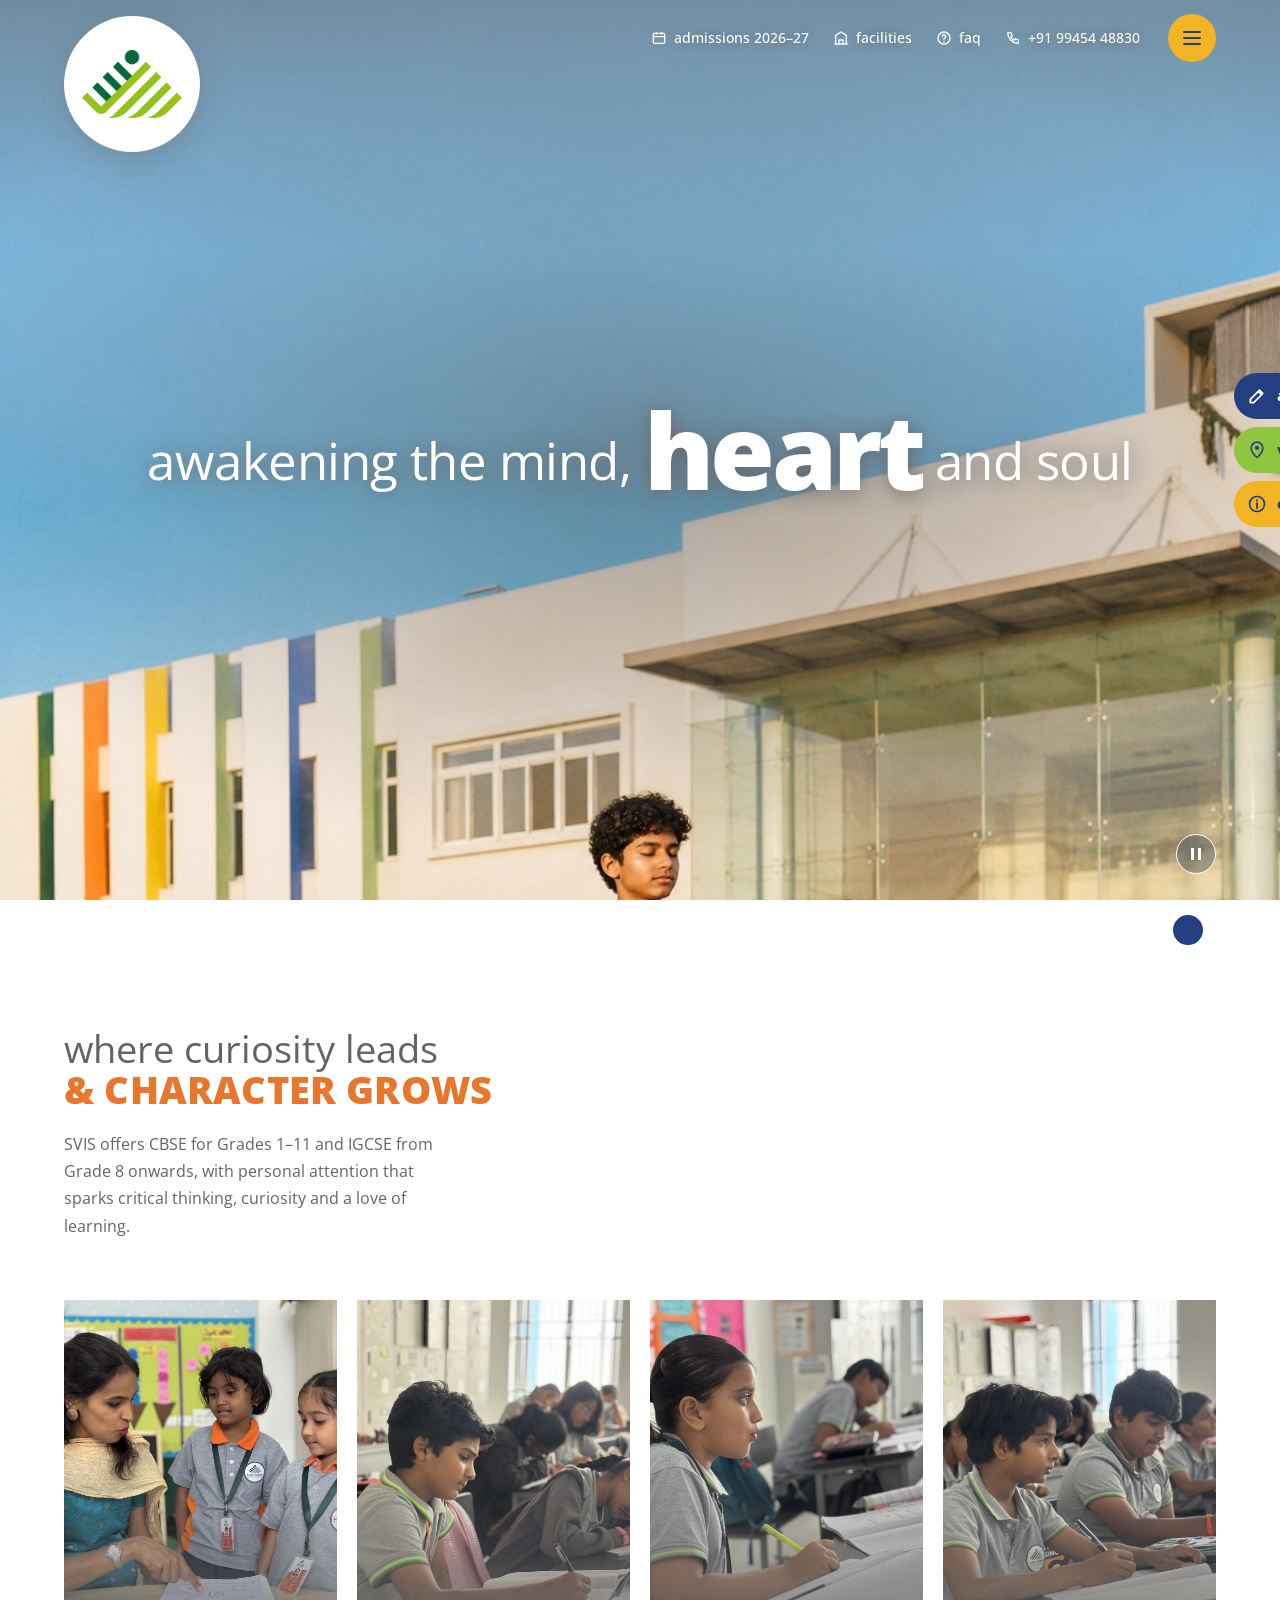
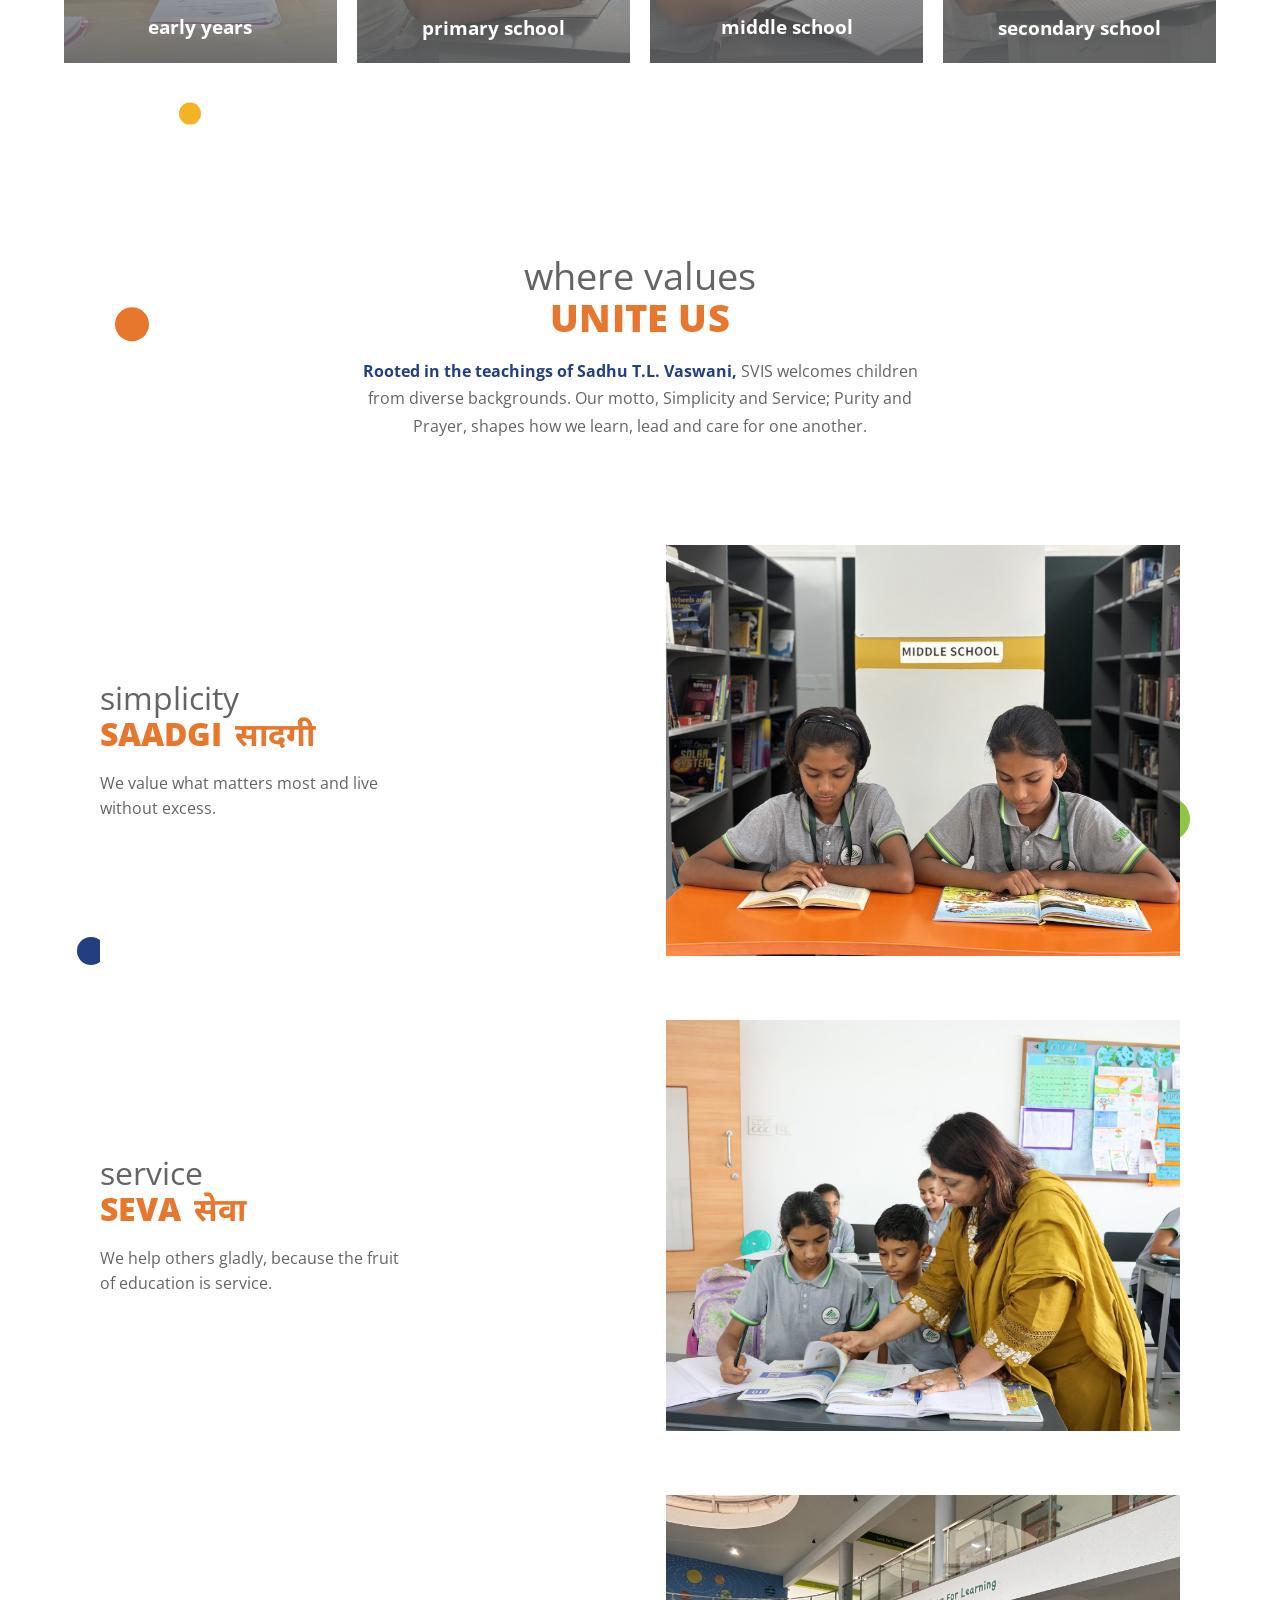
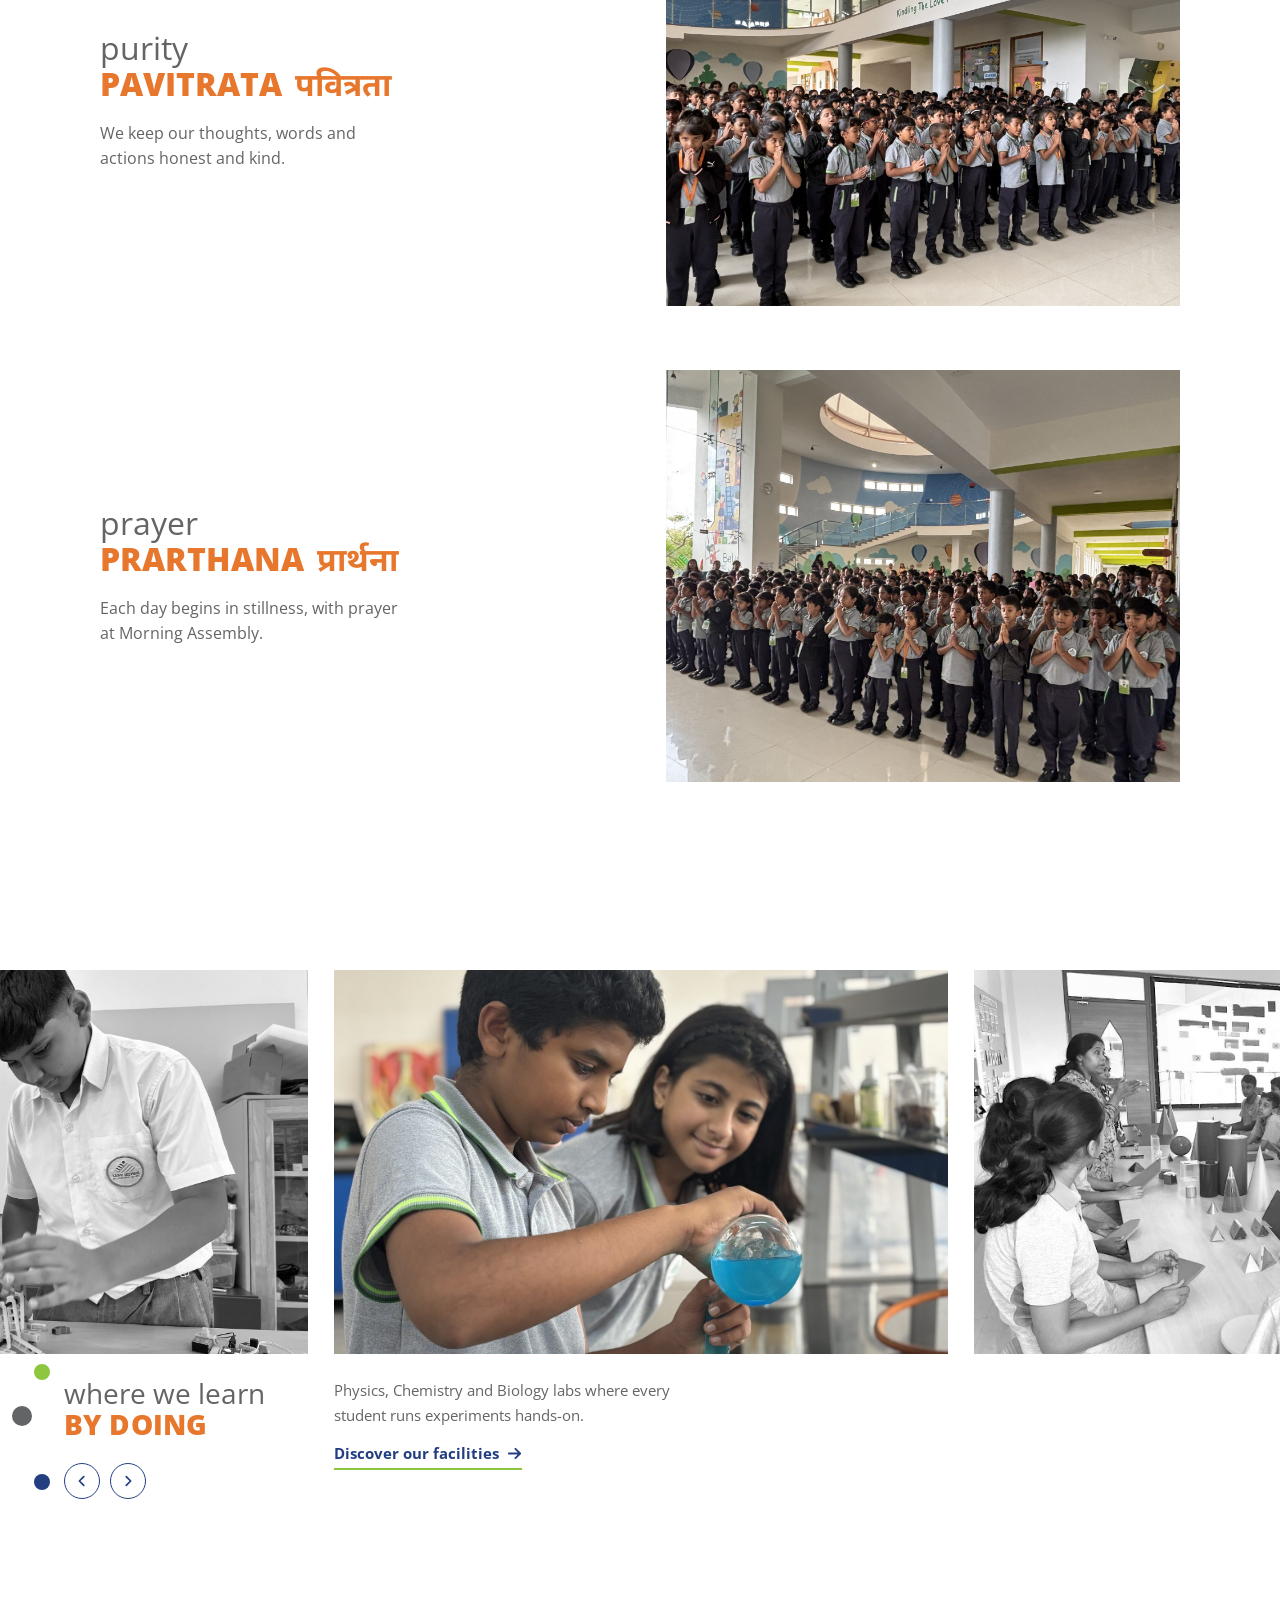
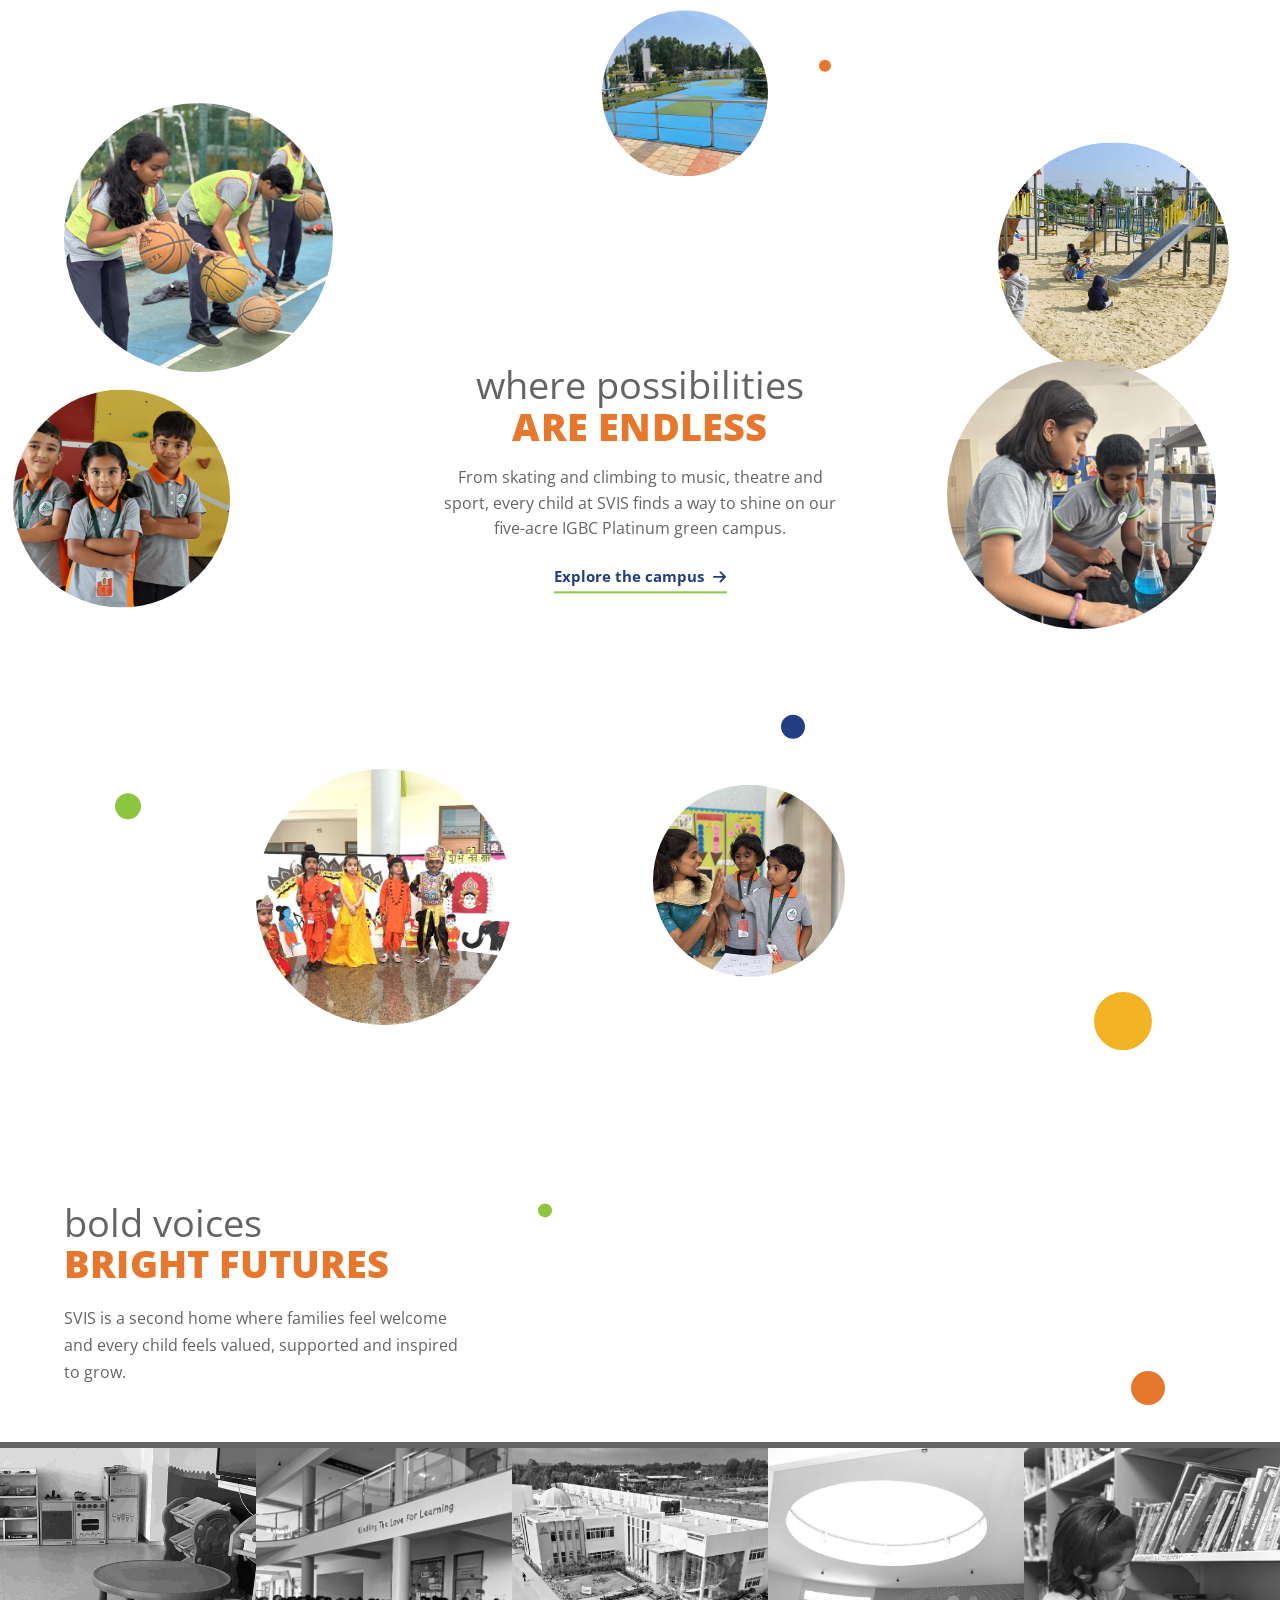
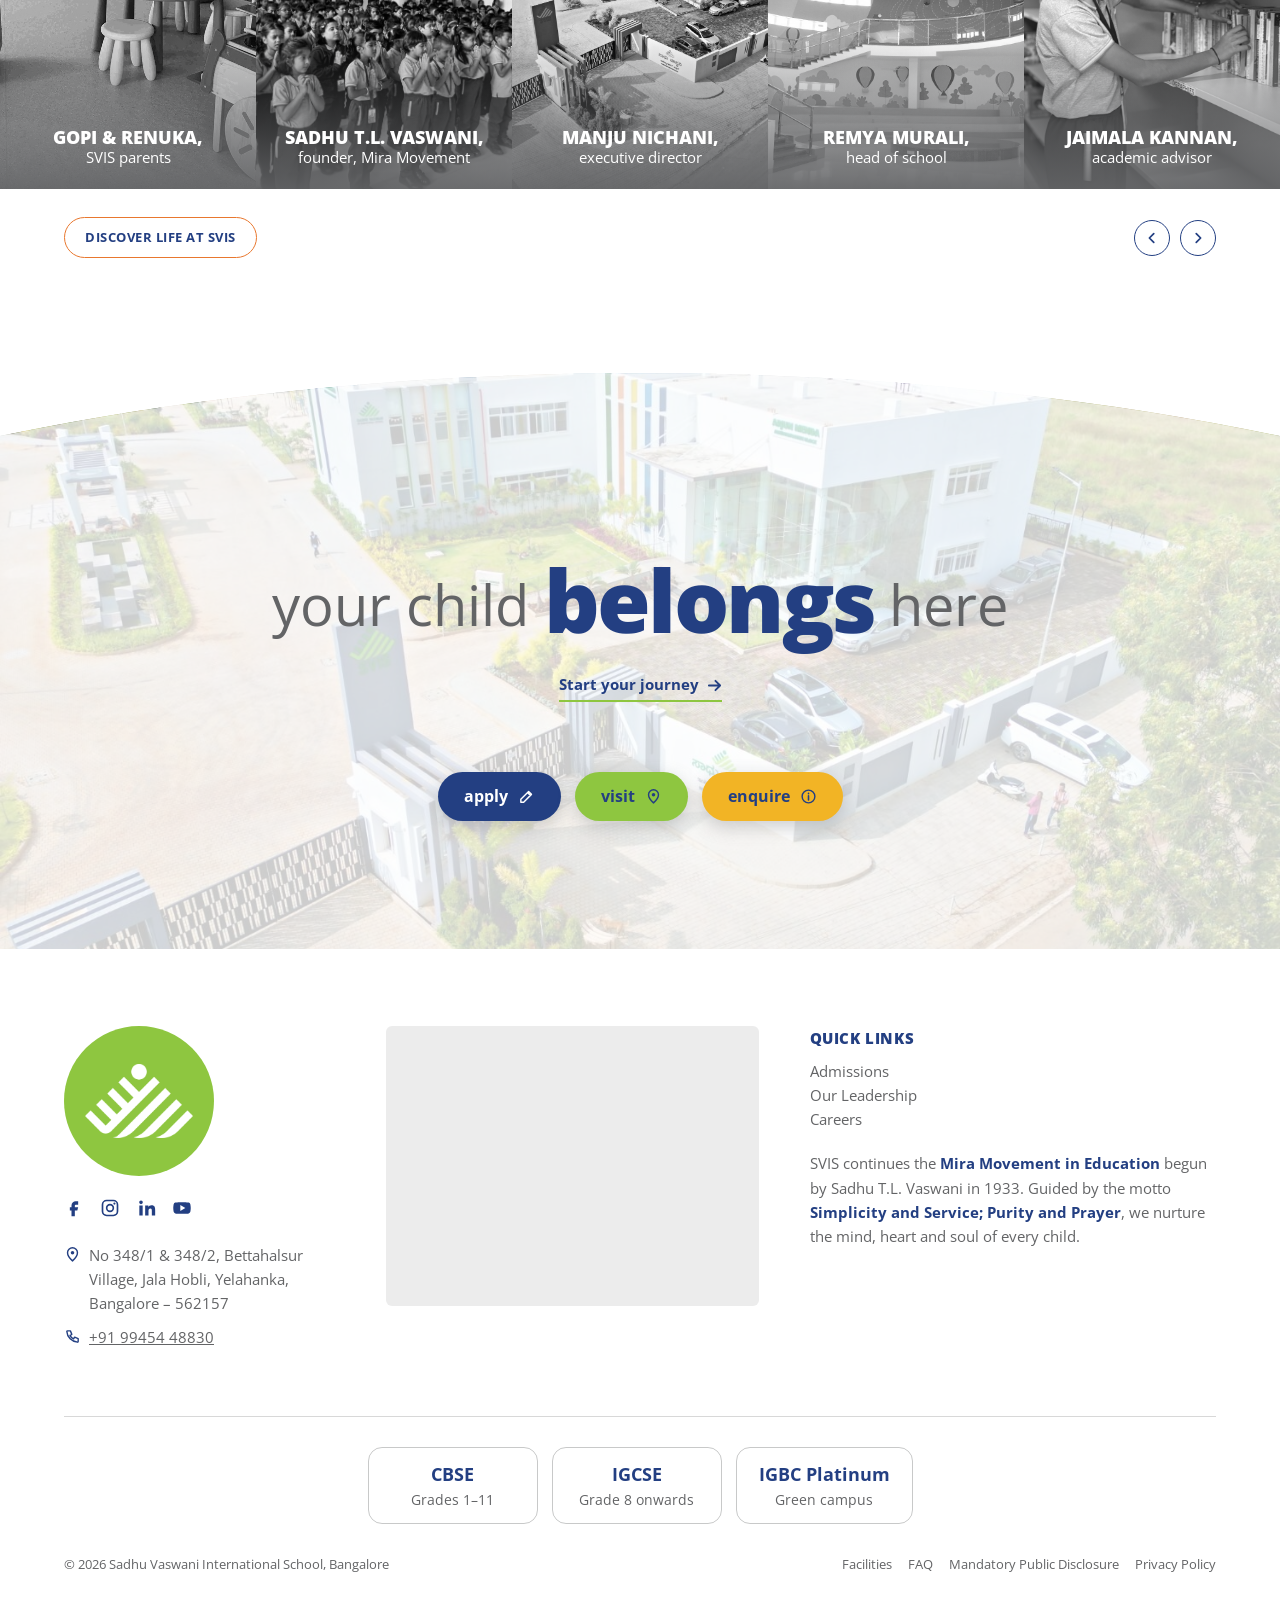
<file: index.html>
<!DOCTYPE html>
<html lang="en">
<head>
<meta charset="UTF-8">
<meta name="viewport" content="width=device-width, initial-scale=1.0">
<title>SVIS Bangalore: CBSE &amp; IGCSE School in Yelahanka, North Bangalore</title>
<meta name="description" content="Sadhu Vaswani International School (SVIS) is a CBSE and IGCSE school in Yelahanka, North Bangalore, on an IGBC Platinum green campus. CBSE for Grades 1–11, IGCSE from Grade 8. Admissions open 2026–27.">
<link rel="canonical" href="https://svisbangalore.com/">
<meta name="robots" content="index, follow, max-image-preview:large, max-snippet:-1, max-video-preview:-1">
<meta name="author" content="Sadhu Vaswani International School, Bangalore">
<meta name="geo.region" content="IN-KA">
<meta name="geo.placename" content="Bengaluru">
<meta name="ICBM" content="13.1140, 77.5760">
<meta property="og:type" content="website">
<meta property="og:site_name" content="SVIS Bangalore">
<meta property="og:title" content="Sadhu Vaswani International School Bangalore (SVIS) — CBSE &amp; IGCSE School in Yelahanka, North Bangalore">
<meta property="og:description" content="K-12 school on a 5-acre IGBC Platinum green campus in North Bangalore. CBSE for Grades 1–11, IGCSE from Grade 8. Admissions open 2026–27 for Montessori to Grade 8.">
<meta property="og:url" content="https://svisbangalore.com/">
<meta property="og:locale" content="en_IN">
<meta property="og:image" content="https://svisbangalore.com/images/campus-aerial.jpg">
<meta property="og:image:alt" content="Aerial view of the SVIS Bangalore campus at Bettahalasur, Yelahanka">
<meta name="twitter:card" content="summary_large_image">
<meta name="twitter:site" content="@SVISBangalore">
<meta name="twitter:title" content="SVIS Bangalore — CBSE &amp; IGCSE School in Yelahanka, North Bangalore">
<meta name="twitter:description" content="CBSE for Grades 1–11, IGCSE from Grade 8, on a 5-acre IGBC Platinum green campus. Admissions open 2026–27.">
<meta name="twitter:image" content="https://svisbangalore.com/images/campus-aerial.jpg">
<link rel="icon" type="image/png" sizes="32x32" href="logo/favicon-32.png">
<link rel="icon" type="image/png" sizes="512x512" href="logo/favicon-512.png">
<link rel="apple-touch-icon" href="logo/favicon-512.png">
<link rel="preconnect" href="https://fonts.googleapis.com">
<link rel="preconnect" href="https://fonts.gstatic.com" crossorigin>
<link href="https://fonts.googleapis.com/css2?family=Open+Sans:ital,wght@0,300..800;1,300..800&display=swap" rel="stylesheet">
<link href="https://fonts.googleapis.com/css2?family=Noto+Sans+Devanagari:wght@700&amp;text=%E0%A4%B8%E0%A4%BE%E0%A4%A6%E0%A4%97%E0%A5%80%E0%A4%B8%E0%A5%87%E0%A4%B5%E0%A4%BE%E0%A4%AA%E0%A4%B5%E0%A4%BF%E0%A4%A4%E0%A5%8D%E0%A4%B0%E0%A4%A4%E0%A4%BE%E0%A4%AA%E0%A5%8D%E0%A4%B0%E0%A4%BE%E0%A4%B0%E0%A5%8D%E0%A4%A5%E0%A4%A8%E0%A4%BE&amp;display=swap" rel="stylesheet">
<link rel="stylesheet" href="assets/home.css">
<script>document.documentElement.classList.add('js')</script>
<script type="application/ld+json">
{
  "@context": "https://schema.org",
  "@graph": [
    {
      "@type": "School",
      "@id": "https://svisbangalore.com/#school",
      "name": "Sadhu Vaswani International School, Bangalore",
      "alternateName": ["SVIS Bangalore", "Sadhu Vaswani International School Bengaluru", "SVIS"],
      "url": "https://svisbangalore.com/",
      "logo": "https://svisbangalore.com/logo/logo-full-color.png",
      "image": "https://svisbangalore.com/images/campus-aerial.jpg",
      "slogan": "Nurturing Excellence and Compassionate Leadership",
      "description": "Sadhu Vaswani International School (SVIS) Bangalore is a CBSE-affiliated K-12 co-educational school, offering CBSE for Grades 1–11 and IGCSE from Grade 8 onwards, in Bettahalasur, Yelahanka, North Bangalore, established in June 2021 on a 5-acre IGBC Platinum-certified green campus. Guided by the values of Sadhu T.L. Vaswani and Dada J.P. Vaswani and the motto 'Simplicity and Service; Purity and Prayer'.",
      "foundingDate": "2021-06",
      "motto": "Simplicity and Service; Purity and Prayer",
      "affiliation": "Central Board of Secondary Education (CBSE), New Delhi",
      "religiousAffiliation": "Sadhu Vaswani Mission",
      "telephone": "+91-9945448830",
      "email": "info@svisbangalore.com",
      "address": {
        "@type": "PostalAddress",
        "streetAddress": "No 348/1 and 348/2, Bettahalsur Village, Jala Hobli",
        "addressLocality": "Yelahanka, Bengaluru",
        "addressRegion": "Karnataka",
        "postalCode": "562157",
        "addressCountry": "IN"
      },
      "geo": { "@type": "GeoCoordinates", "latitude": 13.1140, "longitude": 77.5760 },
      "openingHoursSpecification": [{
        "@type": "OpeningHoursSpecification",
        "dayOfWeek": ["Monday","Tuesday","Wednesday","Thursday","Friday"],
        "opens": "08:00", "closes": "15:30"
      },{
        "@type": "OpeningHoursSpecification",
        "dayOfWeek": "Saturday",
        "opens": "08:00", "closes": "12:00",
        "description": "School office open on the 2nd and 4th Saturday only"
      }],
      "sameAs": [
        "https://www.facebook.com/svisbangalore",
        "https://twitter.com/SVISBangalore",
        "https://www.linkedin.com/company/svisbangalore",
        "https://www.youtube.com/@SVISBangalore",
        "https://www.instagram.com/svisbangalore"
      ],
      "hasCredential": "IGBC Platinum Certified Green School",
      "areaServed": ["Yelahanka", "Bettahalasur", "Jakkur", "Sahakar Nagar", "Hebbal", "North Bangalore"],
      "knowsAbout": ["CBSE curriculum", "IGCSE curriculum", "Montessori", "Primary education", "Middle school education", "Secondary education"]
    },
    {
      "@type": "WebSite",
      "@id": "https://svisbangalore.com/#website",
      "url": "https://svisbangalore.com/",
      "name": "SVIS Bangalore",
      "publisher": { "@id": "https://svisbangalore.com/#school" },
      "inLanguage": "en-IN"
    },
    {
      "@type": "WebPage",
      "@id": "https://svisbangalore.com/#webpage",
      "url": "https://svisbangalore.com/",
      "name": "Sadhu Vaswani International School Bangalore (SVIS) — CBSE & IGCSE School in Yelahanka, North Bangalore",
      "isPartOf": { "@id": "https://svisbangalore.com/#website" },
      "about": { "@id": "https://svisbangalore.com/#school" },
      "inLanguage": "en-IN",
      "primaryImageOfPage": "https://svisbangalore.com/images/campus-aerial.jpg"
    }
  ]
}
</script>
</head>
<body>
<a class="skip" href="#main">Skip to content</a>
<svg class="sprite" aria-hidden="true">
  <symbol id="i-arrow" viewBox="0 0 16 16"><path d="M2 8h12M9 3l5 5-5 5" fill="none" stroke="currentColor" stroke-width="2" stroke-linecap="round" stroke-linejoin="round"/></symbol>
  <symbol id="i-left" viewBox="0 0 16 16"><path d="M10 3 5 8l5 5" fill="none" stroke="currentColor" stroke-width="2" stroke-linecap="round" stroke-linejoin="round"/></symbol>
  <symbol id="i-right" viewBox="0 0 16 16"><path d="m6 3 5 5-5 5" fill="none" stroke="currentColor" stroke-width="2" stroke-linecap="round" stroke-linejoin="round"/></symbol>
  <symbol id="i-pen" viewBox="0 0 24 24"><path d="M4 20h4L19 9l-4-4L4 16v4ZM13.5 6.5l4 4" fill="none" stroke="currentColor" stroke-width="2" stroke-linejoin="round"/></symbol>
  <symbol id="i-pin" viewBox="0 0 24 24"><path d="M12 21s7-6.2 7-11.5a7 7 0 0 0-14 0C5 14.8 12 21 12 21Z" fill="none" stroke="currentColor" stroke-width="2"/><circle cx="12" cy="9.5" r="2.5" fill="currentColor"/></symbol>
  <symbol id="i-info" viewBox="0 0 24 24"><circle cx="12" cy="12" r="9" fill="none" stroke="currentColor" stroke-width="2"/><path d="M12 11v6M12 7.5v.5" stroke="currentColor" stroke-width="2.2" stroke-linecap="round"/></symbol>
  <symbol id="i-cal" viewBox="0 0 24 24"><rect x="3.5" y="5" width="17" height="15" rx="2" fill="none" stroke="currentColor" stroke-width="2"/><path d="M3.5 10h17M8 3v4M16 3v4" stroke="currentColor" stroke-width="2"/></symbol>
  <symbol id="i-build" viewBox="0 0 24 24"><path d="M4 21V8l8-5 8 5v13M9 21v-6h6v6M2 21h20" fill="none" stroke="currentColor" stroke-width="2" stroke-linejoin="round"/></symbol>
  <symbol id="i-q" viewBox="0 0 24 24"><circle cx="12" cy="12" r="9" fill="none" stroke="currentColor" stroke-width="2"/><path d="M9.5 9.5a2.5 2.5 0 1 1 3.5 2.3c-.7.3-1 .9-1 1.6v.6M12 17v.5" fill="none" stroke="currentColor" stroke-width="2" stroke-linecap="round"/></symbol>
  <symbol id="i-phone" viewBox="0 0 24 24"><path d="M5 4h4l2 5-2.5 1.5a11 11 0 0 0 5 5L15 13l5 2v4a1 1 0 0 1-1 1A16 16 0 0 1 4 5a1 1 0 0 1 1-1Z" fill="none" stroke="currentColor" stroke-width="2" stroke-linejoin="round"/></symbol>
  <symbol id="i-fb" viewBox="0 0 24 24"><path fill="currentColor" d="M14 8h3V4h-3a5 5 0 0 0-5 5v2H7v4h2v7h4v-7h3l1-4h-4V9a1 1 0 0 1 1-1z"/></symbol>
  <symbol id="i-ig" viewBox="0 0 24 24"><g fill="none" stroke="currentColor" stroke-width="2"><rect x="3" y="3" width="18" height="18" rx="5"/><circle cx="12" cy="12" r="4"/></g><circle cx="17.3" cy="6.7" r="1.3" fill="currentColor"/></symbol>
  <symbol id="i-li" viewBox="0 0 24 24"><path fill="currentColor" d="M4 9h4v12H4zM6 3a2.2 2.2 0 1 1 0 4.4A2.2 2.2 0 0 1 6 3zm5 6h3.8v1.7c.6-1 1.9-2 3.8-2 4 0 4.4 2.6 4.4 6V21h-4v-5.3c0-1.3 0-3-1.8-3s-2.2 1.4-2.2 2.9V21h-4z"/></symbol>
  <symbol id="i-yt" viewBox="0 0 24 24"><path fill="currentColor" d="M22 7.5a3 3 0 0 0-2-2C18 5 12 5 12 5s-6 0-8 .5a3 3 0 0 0-2 2A30 30 0 0 0 1.5 12 30 30 0 0 0 2 16.5a3 3 0 0 0 2 2c2 .5 8 .5 8 .5s6 0 8-.5a3 3 0 0 0 2-2 30 30 0 0 0 .5-4.5 30 30 0 0 0-.5-4.5zM10 15.5v-7l6 3.5z"/></symbol>
</svg>

<header class="hd" id="hd">
  <a class="hd-logo" href="index.html" aria-label="Sadhu Vaswani International School, Bangalore home">
    <span class="badge"><img src="logo/logo-mark-color.png" width="1200" height="818" alt=""></span>
    <img class="word" src="logo/logo-full-white.png" width="2000" height="413" alt="">
  </a>
  <nav class="util" aria-label="Quick links">
    <a href="admissions.html"><svg aria-hidden="true"><use href="#i-cal"/></svg>admissions 2026–27</a>
    <a href="facilities.html"><svg aria-hidden="true"><use href="#i-build"/></svg>facilities</a>
    <a href="faq.html"><svg aria-hidden="true"><use href="#i-q"/></svg>faq</a>
    <a href="tel:+919945448830"><svg aria-hidden="true"><use href="#i-phone"/></svg>+91 99454 48830</a>
  </nav>
  <button class="burger" id="burger" type="button" aria-expanded="false" aria-controls="menu" aria-label="Open menu"><i></i></button>
</header>

<div class="menu" id="menu" inert>
  <div class="m-photo">
    <img src="images/hero-assembly-hall.jpg" width="1920" height="1440" alt="" loading="lazy">
    <div class="m-cta">
      <p class="m-h">your child belongs here</p>
      <p>Join a values-driven school where curiosity, character and kindness grow together. Admissions are open for 2026–27.</p>
      <a href="admissions.html">Explore admissions <svg aria-hidden="true"><use href="#i-arrow"/></svg></a>
    </div>
  </div>
  <div class="m-panel">
    <nav aria-label="Primary">
      <ul>
        <li><a href="about.html">about svis</a></li>
        <li><a href="#academics">academics</a></li>
        <li><a href="facilities.html">campus &amp; facilities</a></li>
        <li><a href="admissions.html">admissions</a></li>
        <li><a href="faq.html">faq</a></li>
      </ul>
    </nav>
    <div class="m-contact">
      <p>No 348/1 &amp; 348/2, Bettahalsur Village, Jala Hobli, Yelahanka, Bangalore – 562157</p>
      <p><a href="tel:+919945448830">+91 99454 48830</a><br><a href="mailto:enquiries@svisbangalore.com">enquiries@svisbangalore.com</a></p>
    </div>
  </div>
</div>

<nav class="quick" aria-label="Get started">
  <a class="q-apply" href="https://svisbangalore.com/svis-admission-form/"><svg aria-hidden="true"><use href="#i-pen"/></svg><span>apply</span></a>
  <a class="q-visit" href="mailto:enquiries@svisbangalore.com?subject=Campus%20tour"><svg aria-hidden="true"><use href="#i-pin"/></svg><span>visit</span></a>
  <a class="q-enq" href="mailto:enquiries@svisbangalore.com"><svg aria-hidden="true"><use href="#i-info"/></svg><span>enquire</span></a>
</nav>

<main id="main">

<section class="hero" id="top">
  <div class="h-media"><picture><source media="(orientation: portrait)" srcset="images/hero-mind-heart-soul-tall.jpg" width="1200" height="2400"><img src="images/hero-mind-heart-soul.jpg" width="2400" height="1357" alt="Six students in grey SVIS uniforms on the lawn in front of the SVIS Bangalore building with its rainbow-striped facade: one reads, two plant a sapling, and three stand with palms joined in prayer." fetchpriority="high"></picture></div>
  <div class="h-veil"></div>
  <h1 class="h-tag"><span class="sr">Sadhu Vaswani International School, Bangalore: </span>awakening the mind, <b>heart</b> and soul</h1>
  <button class="h-pause" id="pause" type="button" aria-pressed="false" aria-label="Pause background motion"><i></i></button>
</section>

<section class="intro" id="academics">
  <span class="dot" style="--c:var(--orange);--s:34px;left:5%;top:44%" data-speed=".18" aria-hidden="true"></span>
  <span class="dot" style="--c:var(--blue);--s:30px;right:6%;top:14%" data-speed="-.12" aria-hidden="true"></span>
  <span class="dot" style="--c:var(--lime);--s:16px;right:12%;top:30%" data-speed=".25" aria-hidden="true"></span>
  <div class="wrap">
    <h2 class="tt" data-rv><span>where curiosity leads</span><b>&amp; character grows</b></h2>
    <p class="lead" data-rv>SVIS offers CBSE for Grades 1–11 and IGCSE from Grade 8 onwards, with personal attention that sparks critical thinking, curiosity and a love of learning.</p>
    <div class="stages">
      <a class="stage" href="https://svisbangalore.com/montessori-early-years/" data-rv><img src="images/pre-primary-2.jpg" width="1920" height="1440" alt="A teacher guiding two Pre-Primary children through a worksheet at SVIS." loading="lazy"><b>early years</b></a>
      <a class="stage" href="https://svisbangalore.com/primary/" data-rv><img src="images/primary-classroom.jpg" width="1920" height="1440" alt="Students writing in their notebooks during a classroom lesson at SVIS." loading="lazy"><b>primary school</b></a>
      <a class="stage" href="https://svisbangalore.com/middle-school/" data-rv><img src="images/classroom-focus.jpg" width="1920" height="1440" alt="An SVIS student writing in her notebook during a lesson." loading="lazy"><b>middle school</b></a>
      <a class="stage" href="https://svisbangalore.com/secondary-school/" data-rv><img src="images/secondary-classroom.jpg" width="1920" height="1440" alt="Older SVIS students writing at their desks in a classroom." loading="lazy"><b>secondary school</b></a>
    </div>
  </div>
</section>

<section class="values" id="values">
  <span class="dot" style="--c:var(--gold);--s:22px;left:14%;top:7%" data-speed=".2" aria-hidden="true"></span>
  <span class="dot" style="--c:var(--orange);--s:34px;left:9%;top:11%" data-speed=".1" aria-hidden="true"></span>
  <span class="dot" style="--c:var(--blue);--s:28px;left:6%;top:26%" data-speed="-.15" aria-hidden="true"></span>
  <span class="dot" style="--c:var(--lime);--s:44px;right:7%;top:38%" data-speed=".22" aria-hidden="true"></span>
  <span class="dot" style="--c:var(--grey);--s:24px;left:44%;top:60%" data-speed="-.2" aria-hidden="true"></span>
  <div class="wrap">
    <h2 class="tt c" data-rv><span>where values</span><b>unite us</b></h2>
    <p class="lead c" data-rv><strong>Rooted in the teachings of Sadhu T.L. Vaswani,</strong> SVIS welcomes children from diverse backgrounds. Our motto, Simplicity and Service; Purity and Prayer, shapes how we learn, lead and care for one another.</p>
  </div>
  <div class="v-list">
    <article class="v-row">
      <div class="v-txt"><h3><span>simplicity</span><b>saadgi <span lang="hi">सादगी</span></b></h3><p>We value what matters most and live without excess.</p></div>
      <figure><img src="images/library-reading.jpg" width="1920" height="1440" alt="Two SVIS students reading together at a library table." loading="lazy"></figure>
    </article>
    <article class="v-row">
      <div class="v-txt"><h3><span>service</span><b>seva <span lang="hi">सेवा</span></b></h3><p>We help others gladly, because the fruit of education is service.</p></div>
      <figure><img src="images/teacher-support.jpg" width="1920" height="1280" alt="A teacher giving two SVIS students individual attention at their desk." loading="lazy"></figure>
    </article>
    <article class="v-row">
      <div class="v-txt"><h3><span>purity</span><b>pavitrata <span lang="hi">पवित्रता</span></b></h3><p>We keep our thoughts, words and actions honest and kind.</p></div>
      <figure><img src="images/sanctuary-assembly-2.jpg" width="1920" height="1440" alt="SVIS students gathered for Morning Assembly beneath the atrium's oval skylight." loading="lazy"></figure>
    </article>
    <article class="v-row">
      <div class="v-txt"><h3><span>prayer</span><b>prarthana <span lang="hi">प्रार्थना</span></b></h3><p>Each day begins in stillness, with prayer at Morning Assembly.</p></div>
      <figure><img src="images/sanctuary-prayer.jpg" width="1920" height="1440" alt="SVIS students gathered in prayer during Morning Assembly." loading="lazy"></figure>
    </article>
  </div>
</section>

<section class="learn" id="learning" aria-labelledby="learn-h">
  <div class="l-head">
    <span class="dot" style="--c:var(--lime);--s:16px;left:-30px;top:-14px" aria-hidden="true"></span>
    <span class="dot" style="--c:var(--grey);--s:20px;left:-52px;top:28px" aria-hidden="true"></span>
    <span class="dot" style="--c:var(--blue);--s:16px;left:-30px;top:96px" aria-hidden="true"></span>
    <h2 class="tt" id="learn-h"><span>where we learn</span><b>by doing</b></h2>
    <div class="arrows">
      <button type="button" data-l="-1" aria-label="Previous"><svg aria-hidden="true"><use href="#i-left"/></svg></button>
      <button type="button" data-l="1" aria-label="Next"><svg aria-hidden="true"><use href="#i-right"/></svg></button>
    </div>
  </div>
  <div class="l-track" id="ltrack" tabindex="0" aria-label="Learning at SVIS, scrollable">
    <figure class="l-slide"><img src="images/robotics-lab.jpg" width="1920" height="1440" alt="Two SVIS Middle School students building a motorised model in the Robotics Lab." loading="lazy"><figcaption><p>Robotics and coding labs where students design, build and test their own ideas.</p><a class="lnk" href="facilities.html">Discover our facilities <svg aria-hidden="true"><use href="#i-arrow"/></svg></a></figcaption></figure>
    <figure class="l-slide"><img src="images/science-lab.jpg" width="1440" height="1920" alt="SVIS students examining a blue solution in a round-bottom flask during a science lab experiment." loading="lazy"><figcaption><p>Physics, Chemistry and Biology labs where every student runs experiments hands-on.</p><a class="lnk" href="facilities.html">Discover our facilities <svg aria-hidden="true"><use href="#i-arrow"/></svg></a></figcaption></figure>
    <figure class="l-slide"><img src="images/math-lab.jpg" width="1500" height="1125" alt="SVIS students working with colourful geometric solids around a table in the Math Lab." loading="lazy"><figcaption><p>A Mathematics lab that turns abstract ideas into shapes students can hold.</p><a class="lnk" href="facilities.html">Discover our facilities <svg aria-hidden="true"><use href="#i-arrow"/></svg></a></figcaption></figure>
    <figure class="l-slide"><img src="images/composite-lab.jpg" width="1500" height="671" alt="SVIS students gathered with their teacher around a bench in the Composite Lab." loading="lazy"><figcaption><p>Project work in small groups, with a teacher close at hand to guide each step.</p><a class="lnk" href="facilities.html">Discover our facilities <svg aria-hidden="true"><use href="#i-arrow"/></svg></a></figcaption></figure>
    <figure class="l-slide"><img src="images/computer-lab.jpg" width="1500" height="1000" alt="Rows of desktop computers in an SVIS computer lab." loading="lazy"><figcaption><p>Separate junior and senior ICT labs, so every student builds real digital skills.</p><a class="lnk" href="facilities.html">Discover our facilities <svg aria-hidden="true"><use href="#i-arrow"/></svg></a></figcaption></figure>
  </div>
</section>

<section class="poss" id="campus">
  <div class="p-stage">
    <figure class="cir" style="--d:21%;left:5%;top:0" data-speed="-.08"><img src="images/sports-court.jpg" width="1440" height="1920" alt="SVIS students practising basketball dribbling drills on the sports court." loading="lazy"></figure>
    <figure class="cir" style="--d:17%;left:1%;top:40%" data-speed=".1"><img src="images/climbing-wall.jpg" width="1920" height="1280" alt="Three SVIS students at the climbing wall." loading="lazy"></figure>
    <figure class="cir" style="--d:20%;left:20%;top:67%" data-speed="-.14"><img src="images/performing-arts.jpg" width="1500" height="1217" alt="Young SVIS students in colourful costumes at a school performance." loading="lazy"></figure>
    <figure class="cir" style="--d:13%;left:47%;top:1%" data-speed=".12"><img src="images/skating-rink.jpg" width="1024" height="768" alt="The outdoor skating rink on the SVIS campus." loading="lazy"></figure>
    <figure class="cir" style="--d:18%;right:4%;top:3%" data-speed="-.1"><img src="images/play-area.jpg" width="1500" height="675" alt="Young children on the slides and climbing frames in the SVIS pre-primary play area." loading="lazy"></figure>
    <figure class="cir" style="--d:21%;right:5%;top:39%" data-speed=".14"><img src="images/science-lab-2.jpg" width="1440" height="1920" alt="SVIS students at work on a science lab experiment." loading="lazy"></figure>
    <figure class="cir" style="--d:15%;left:51%;top:73%" data-speed="-.06"><img src="images/pre-primary-teacher.jpg" width="1920" height="1440" alt="An SVIS teacher sharing a warm high-five with two young Pre-Primary children." loading="lazy"></figure>
    <span class="dot" style="--c:var(--orange);--s:12px;left:64%;top:16%" data-speed=".3" aria-hidden="true"></span>
    <span class="dot" style="--c:var(--blue);--s:24px;left:61%;top:58%" data-speed="-.2" aria-hidden="true"></span>
    <span class="dot" style="--c:var(--lime);--s:26px;left:9%;top:88%" data-speed=".2" aria-hidden="true"></span>
    <span class="dot" style="--c:var(--gold);--s:58px;right:10%;top:90%" data-speed="-.15" aria-hidden="true"></span>
    <div class="p-txt"><div data-rv>
      <h2 class="tt c"><span>where possibilities</span><b>are endless</b></h2>
      <p>From skating and climbing to music, theatre and sport, every child at SVIS finds a way to shine on our five-acre IGBC Platinum green campus.</p>
      <a class="lnk" href="facilities.html">Explore the campus <svg aria-hidden="true"><use href="#i-arrow"/></svg></a>
    </div></div>
  </div>
</section>

<section class="voices" id="voices">
  <span class="dot" style="--c:var(--lime);--s:14px;left:42%;top:22%" data-speed=".2" aria-hidden="true"></span>
  <span class="dot" style="--c:var(--orange);--s:34px;right:9%;top:24%" data-speed="-.15" aria-hidden="true"></span>
  <div class="wrap">
    <h2 class="tt" data-rv><span>bold voices</span><b>bright futures</b></h2>
    <p class="lead" data-rv>SVIS is a second home where families feel welcome and every child feels valued, supported and inspired to grow.</p>
  </div>
  <div class="vo-track" id="votrack">
    <figure class="vo" tabindex="0"><img src="images/daycare.jpg" width="1500" height="675" alt="" loading="lazy"><figcaption><b>Gopi &amp; Renuka,</b><span>SVIS parents</span></figcaption><blockquote>“SVIS is not just the school but an emotion for us… a second home for our little one.”</blockquote></figure>
    <figure class="vo" tabindex="0"><img src="images/hero-assembly-hall.jpg" width="1920" height="1440" alt="" loading="lazy"><figcaption><b>Sadhu T.L. Vaswani,</b><span>founder, Mira Movement</span></figcaption><blockquote>“The root of education is reverence. The fruit of education is service.”</blockquote></figure>
    <figure class="vo" tabindex="0"><img src="images/campus-aerial.jpg" width="1500" height="1125" alt="" loading="lazy"><figcaption><b>Manju Nichani,</b><span>executive director</span></figcaption><blockquote>40+ years in education and a former Principal of K C College, Mumbai.</blockquote></figure>
    <figure class="vo" tabindex="0"><img src="images/amphitheatre.jpg" width="1500" height="996" alt="" loading="lazy"><figcaption><b>Remya Murali,</b><span>head of school</span></figcaption><blockquote>Postgraduate in English, Education and Mathematics, with 15+ years in education.</blockquote></figure>
    <figure class="vo" tabindex="0"><img src="images/library-shelving.jpg" width="1440" height="1920" alt="" loading="lazy"><figcaption><b>Jaimala Kannan,</b><span>academic advisor</span></figcaption><blockquote>Montessori-trained educator with a Masters in Childcare and Education.</blockquote></figure>
  </div>
  <div class="wrap vo-foot">
    <a class="pill-line" href="about.html#leadership">discover life at svis</a>
    <div class="arrows">
      <button type="button" data-v="-1" aria-label="Previous"><svg aria-hidden="true"><use href="#i-left"/></svg></button>
      <button type="button" data-v="1" aria-label="Next"><svg aria-hidden="true"><use href="#i-right"/></svg></button>
    </div>
  </div>
</section>

<section class="belong" id="tour">
  <img class="b-bg" src="images/campus-aerial.jpg" width="1500" height="1125" alt="" loading="lazy">
  <div class="b-in">
    <h2 data-rv><span>your child</span> <b>belongs</b> <span>here</span></h2>
    <a class="lnk" href="admissions.html" data-rv>Start your journey <svg aria-hidden="true"><use href="#i-arrow"/></svg></a>
    <div class="pills" data-rv>
      <a class="pill p-blue" href="https://svisbangalore.com/svis-admission-form/">apply <svg aria-hidden="true"><use href="#i-pen"/></svg></a>
      <a class="pill p-green" href="mailto:enquiries@svisbangalore.com?subject=Campus%20tour">visit <svg aria-hidden="true"><use href="#i-pin"/></svg></a>
      <a class="pill p-yellow" href="mailto:enquiries@svisbangalore.com">enquire <svg aria-hidden="true"><use href="#i-info"/></svg></a>
    </div>
  </div>
</section>

</main>

<footer class="ft">
  <div class="wrap ft-grid">
    <div class="ft-id">
      <span class="ft-badge"><img src="logo/logo-mark-white.png" width="1200" height="818" alt="Sadhu Vaswani International School" loading="lazy"></span>
      <div class="ft-social">
        <a href="https://www.facebook.com/svisbangalore" target="_blank" rel="noopener" aria-label="Facebook"><svg aria-hidden="true"><use href="#i-fb"/></svg></a>
        <a href="https://www.instagram.com/svisbangalore" target="_blank" rel="noopener" aria-label="Instagram"><svg aria-hidden="true"><use href="#i-ig"/></svg></a>
        <a href="https://www.linkedin.com/company/svisbangalore" target="_blank" rel="noopener" aria-label="LinkedIn"><svg aria-hidden="true"><use href="#i-li"/></svg></a>
        <a href="https://www.youtube.com/@SVISBangalore" target="_blank" rel="noopener" aria-label="YouTube"><svg aria-hidden="true"><use href="#i-yt"/></svg></a>
      </div>
      <p class="ico"><svg aria-hidden="true"><use href="#i-pin"/></svg><span>No 348/1 &amp; 348/2, Bettahalsur Village, Jala Hobli, Yelahanka, Bangalore – 562157</span></p>
      <p class="ico"><svg aria-hidden="true"><use href="#i-phone"/></svg><a href="tel:+919945448830">+91 99454 48830</a></p>
    </div>
    <div class="ft-map"><iframe title="Map showing Sadhu Vaswani International School, Bangalore" src="https://www.google.com/maps?q=Sadhu+Vaswani+International+School+Bangalore&amp;output=embed" loading="lazy" referrerpolicy="no-referrer-when-downgrade"></iframe></div>
    <div class="ft-links">
      <p class="ft-h">quick links</p>
      <ul>
        <li><a href="admissions.html">Admissions</a></li>
        <li><a href="about.html#leadership">Our Leadership</a></li>
        <li><a href="https://svisbangalore.com/careers/">Careers</a></li>
      </ul>
      <p>SVIS continues the <b>Mira Movement in Education</b> begun by Sadhu T.L. Vaswani in 1933. Guided by the motto <b>Simplicity and Service; Purity and Prayer</b>, we nurture the mind, heart and soul of every child.</p>
    </div>
  </div>
  <div class="wrap ft-badges">
    <span><b>CBSE</b>Grades 1–11</span>
    <span><b>IGCSE</b>Grade 8 onwards</span>
    <span><b>IGBC Platinum</b>Green campus</span>
  </div>
  <div class="wrap ft-base">
    <span>© 2026 Sadhu Vaswani International School, Bangalore</span>
    <nav aria-label="Footer">
      <a href="facilities.html">Facilities</a>
      <a href="faq.html">FAQ</a>
      <a href="https://svisbangalore.com/mandatory-public-disclosure/">Mandatory Public Disclosure</a>
      <a href="https://svisbangalore.com/privacy-policy/">Privacy Policy</a>
    </nav>
  </div>
</footer>
<script src="assets/home.js" defer></script>
</body>
</html>
</file>
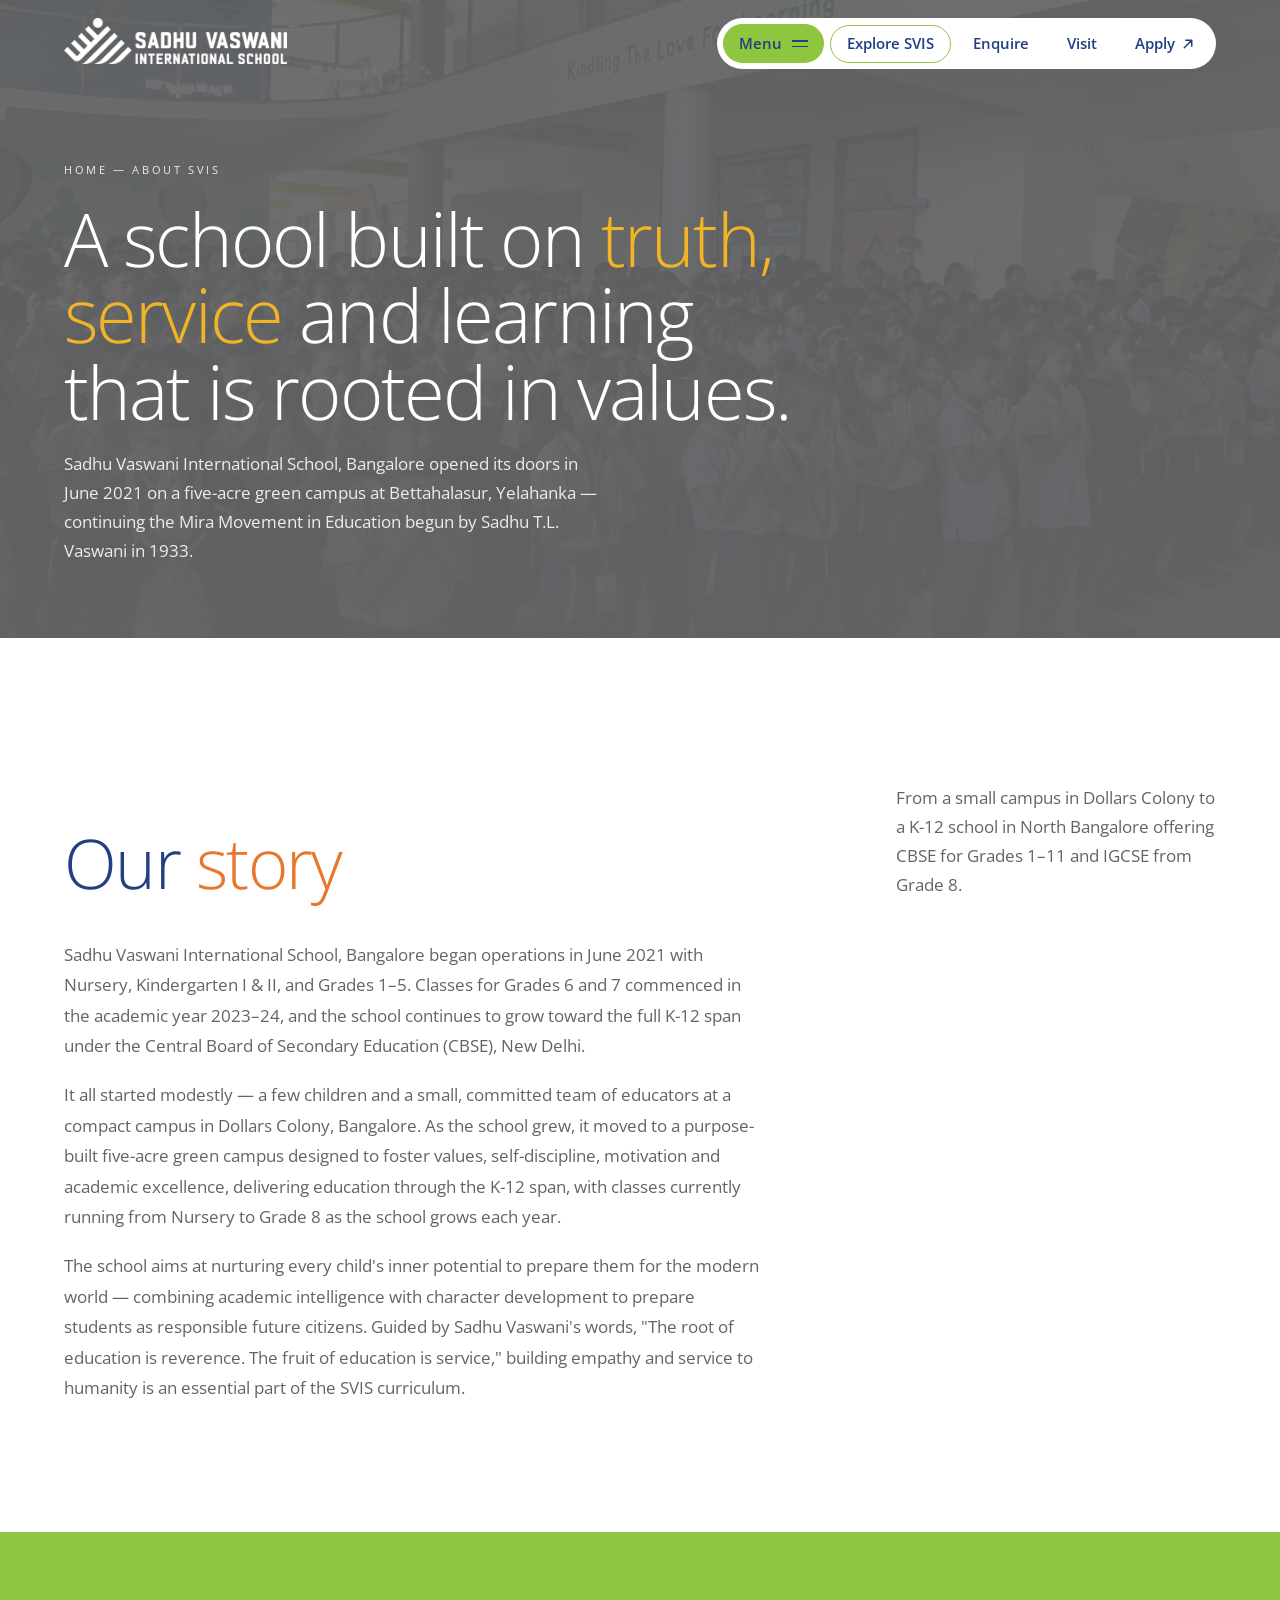
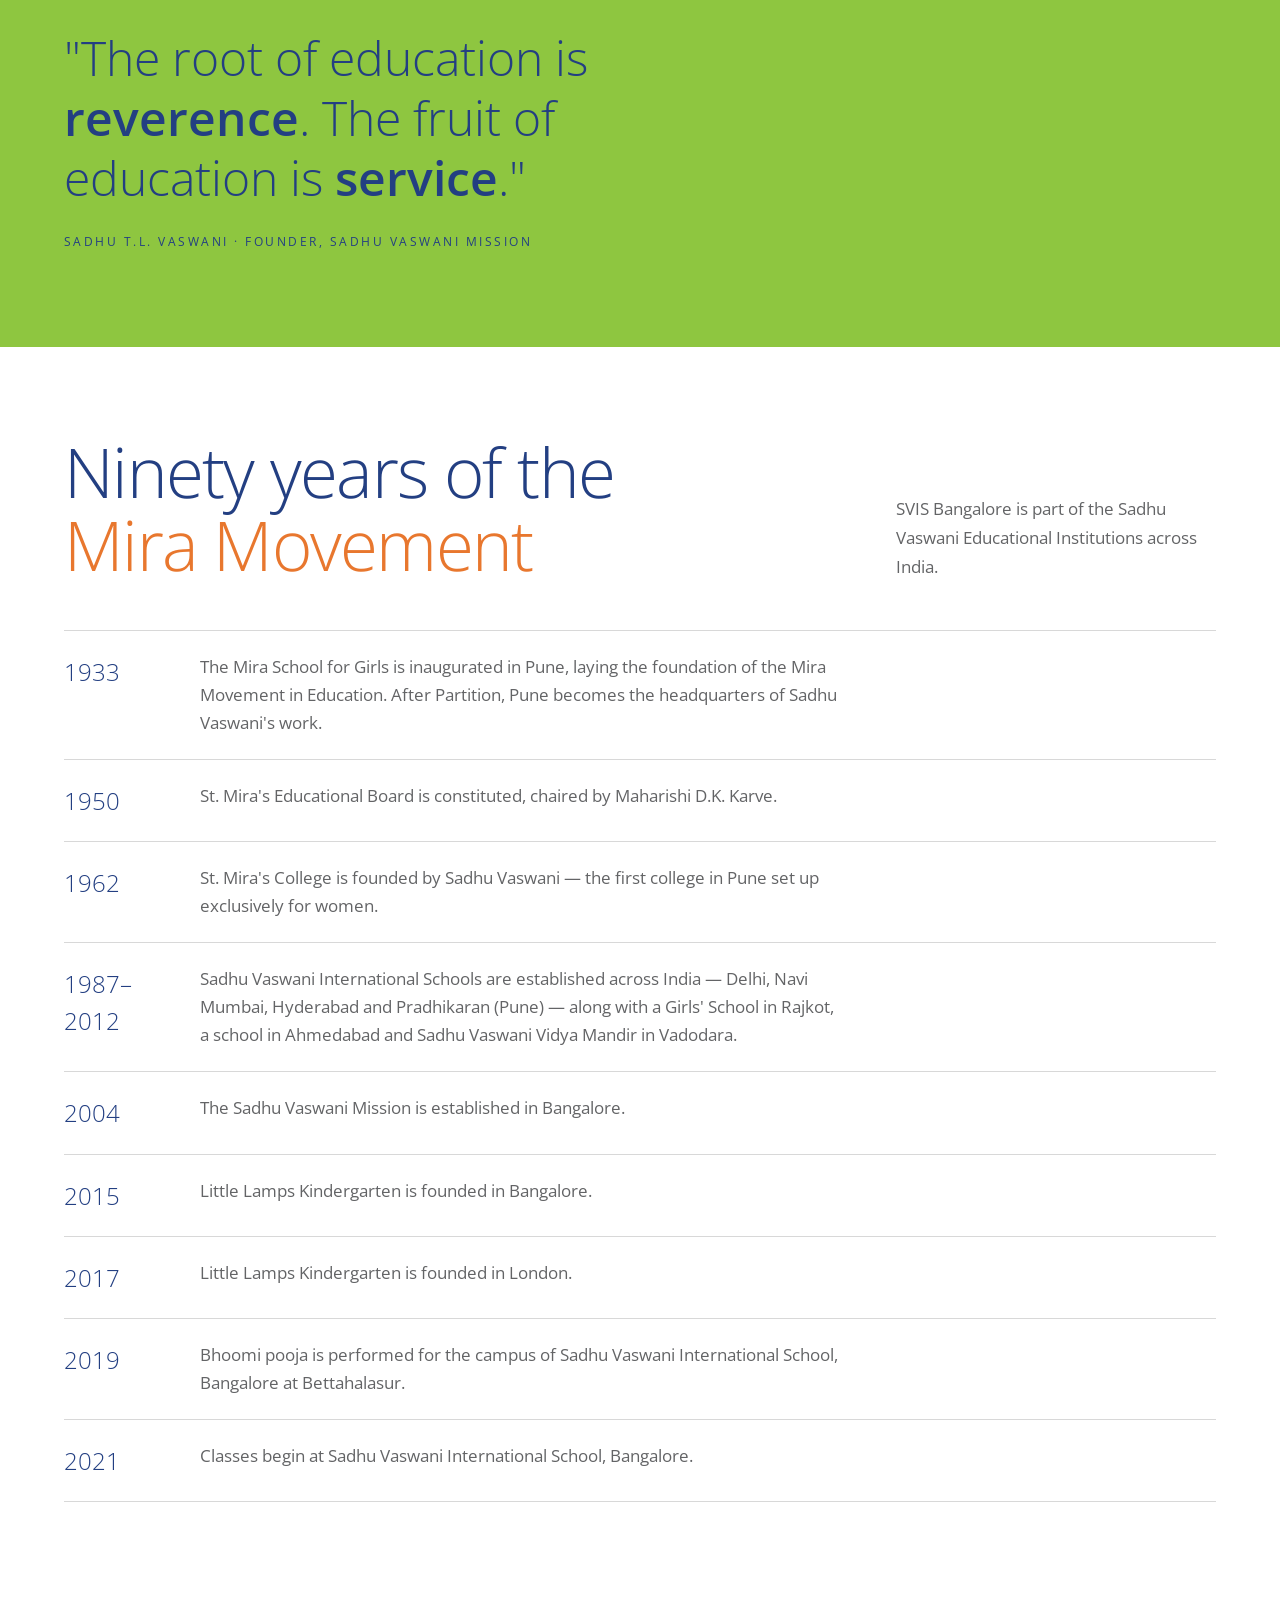
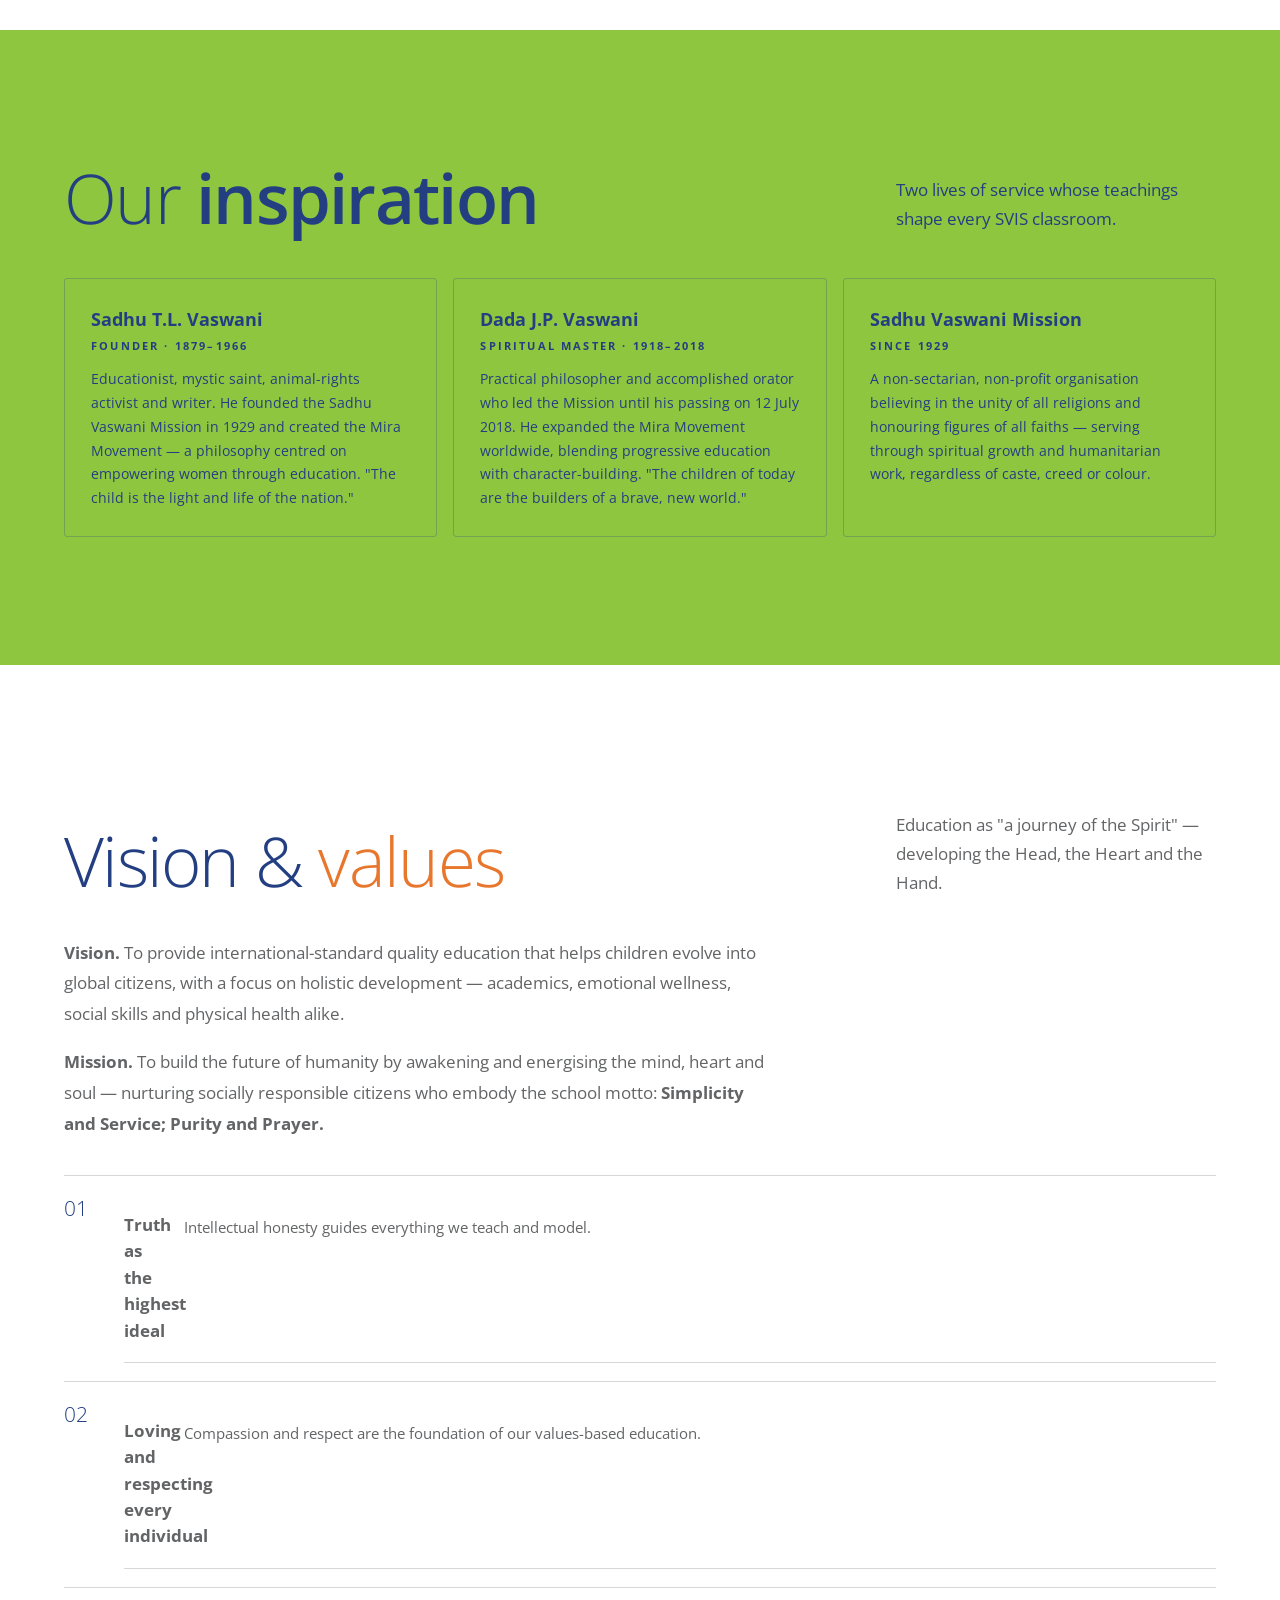
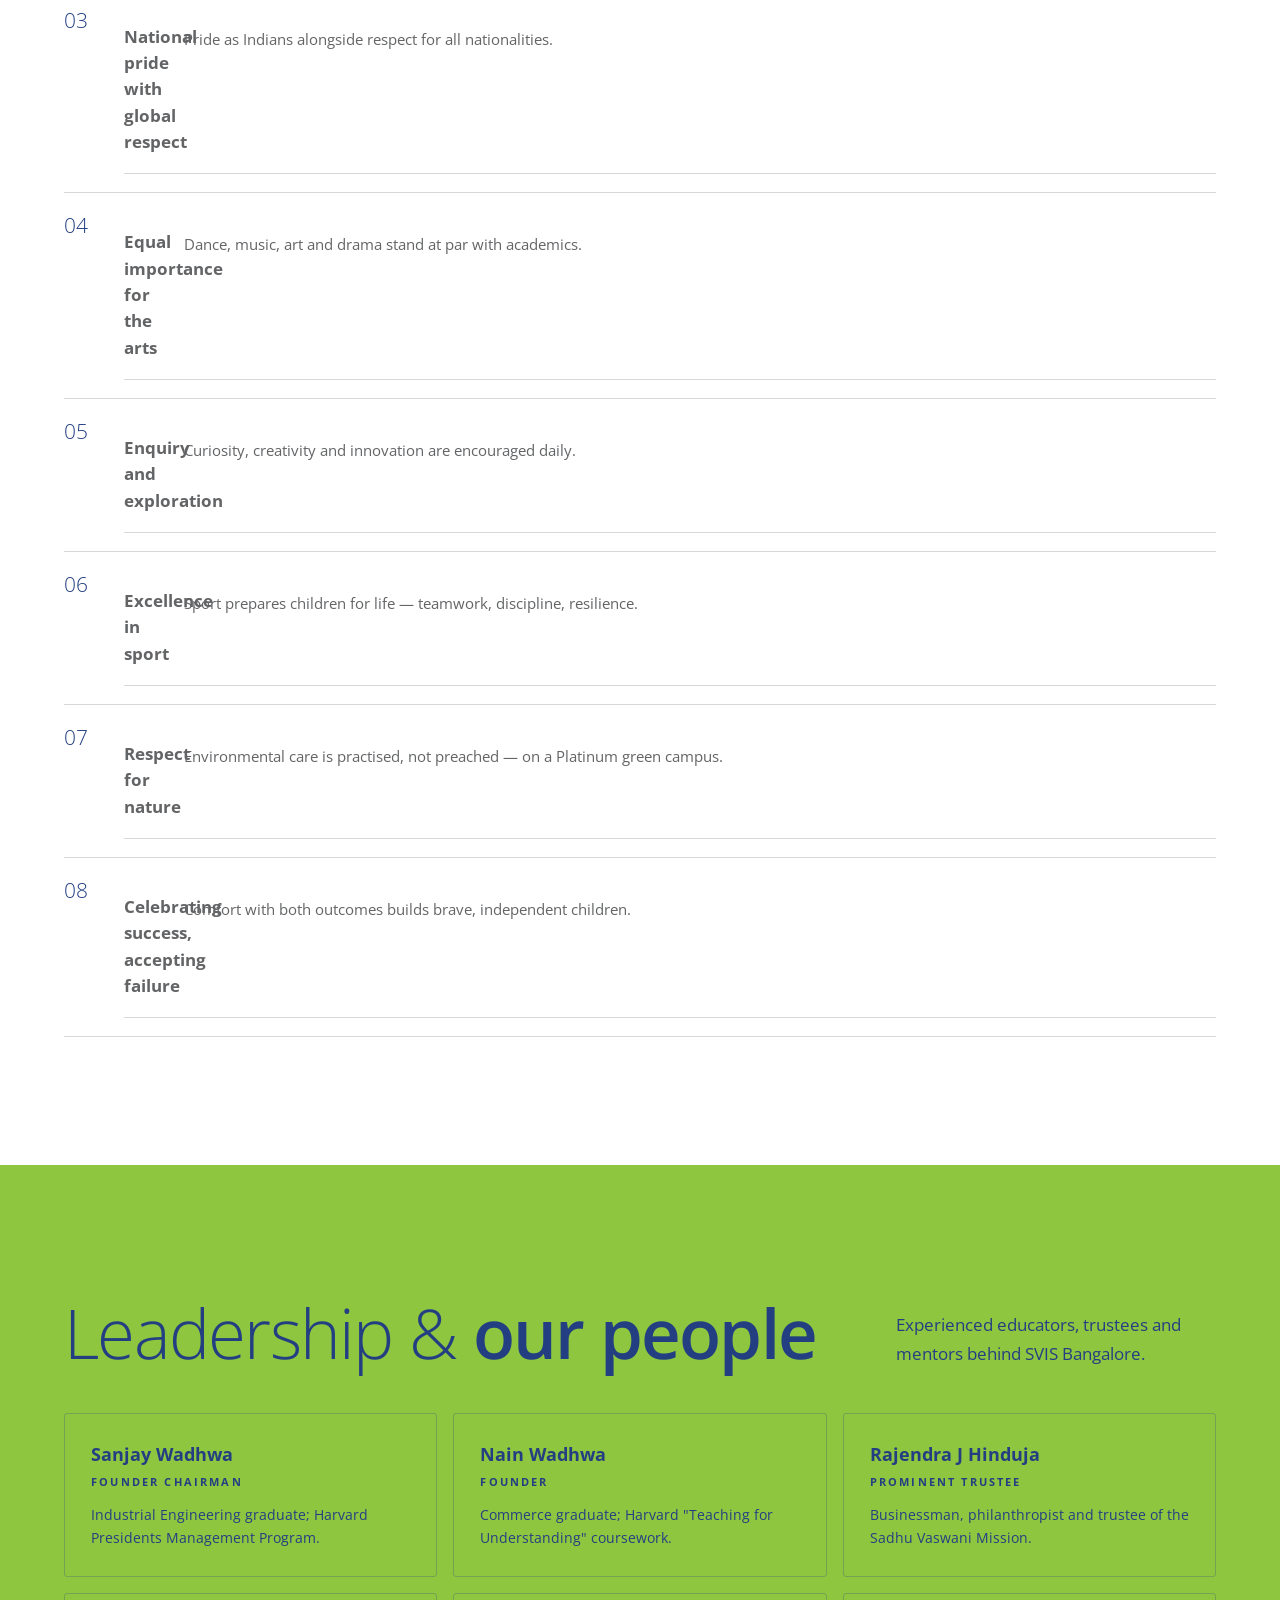
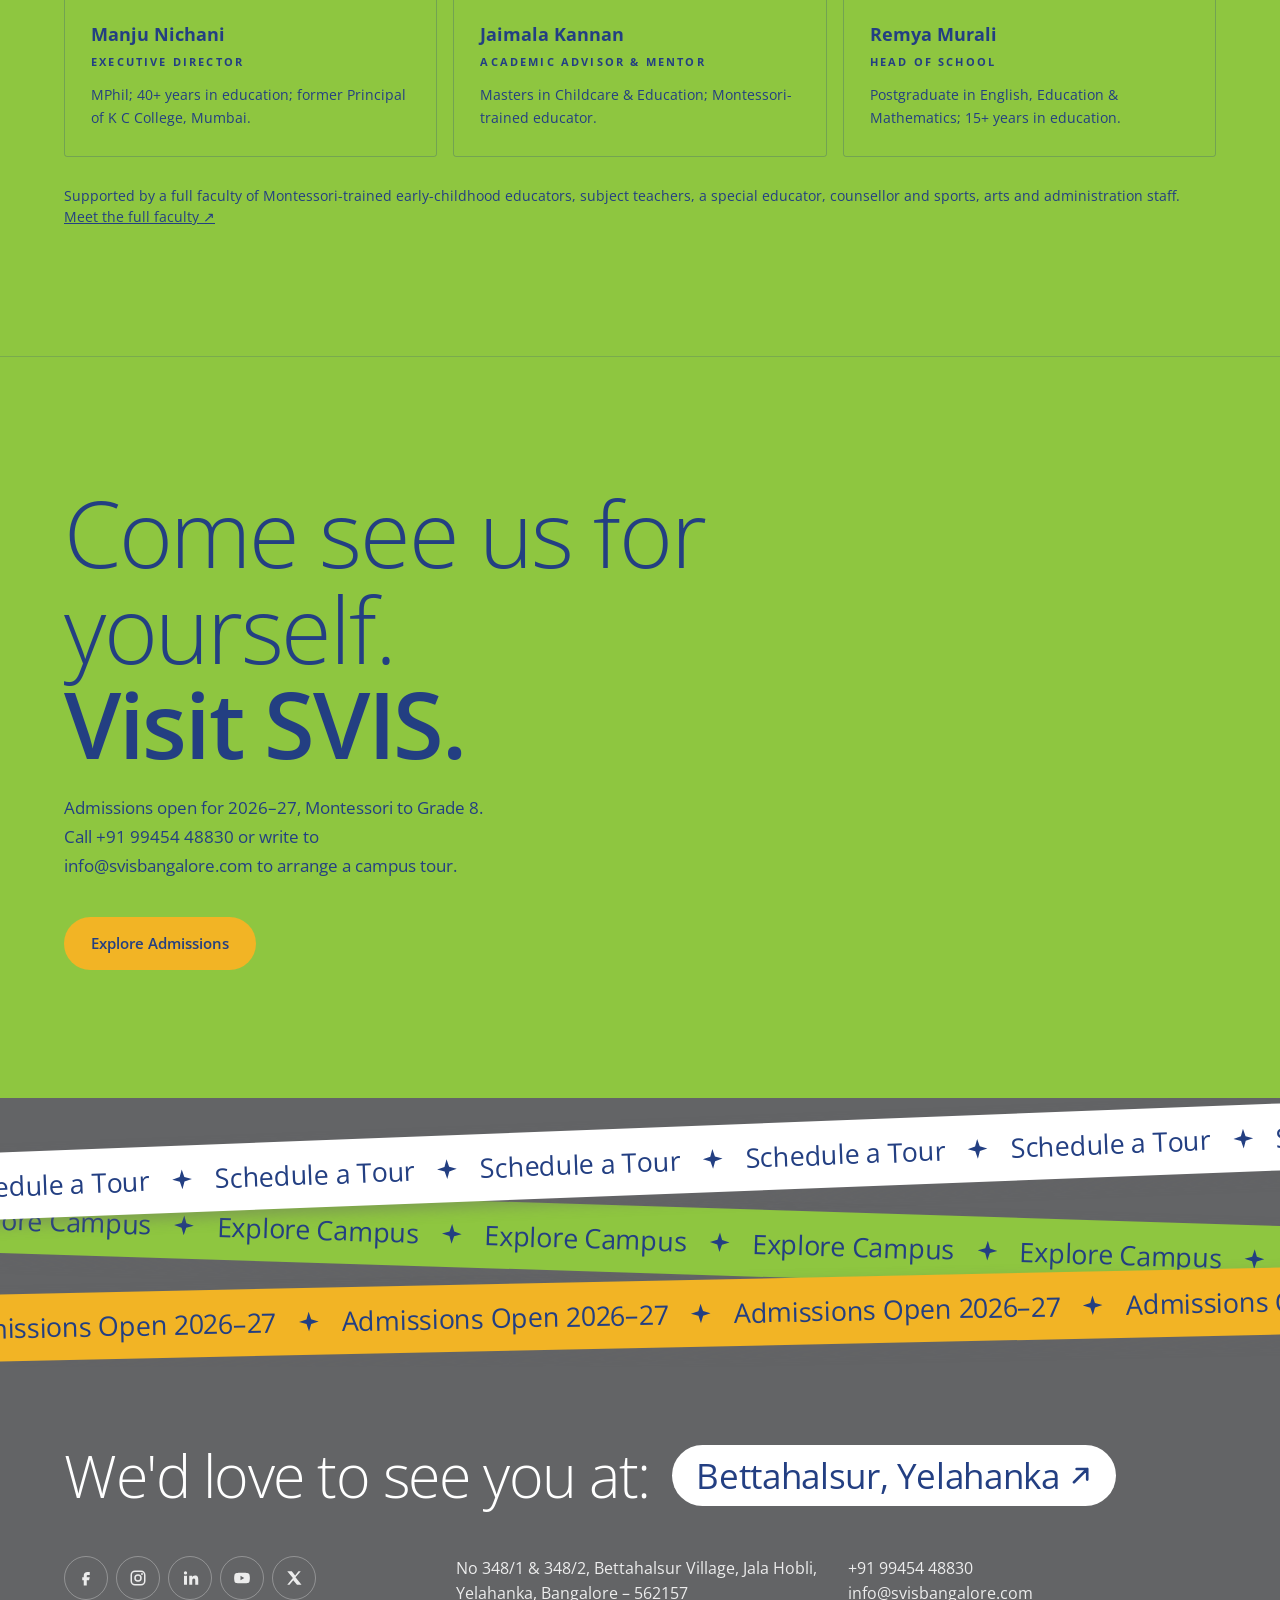
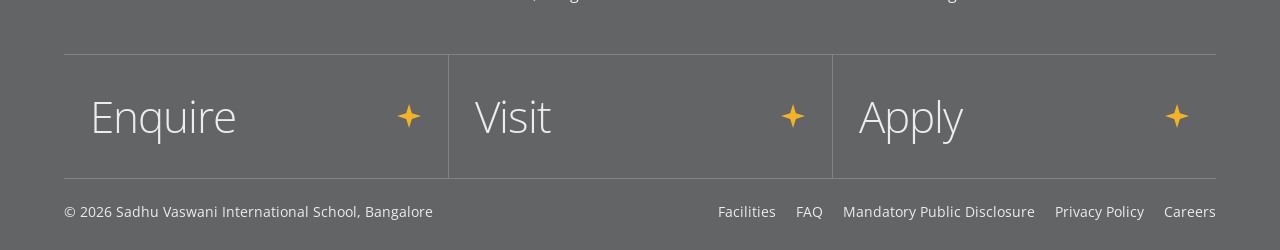
<file: about.html>
<!DOCTYPE html>
<html lang="en">
<head>
<meta charset="UTF-8">
<meta name="viewport" content="width=device-width, initial-scale=1.0">
<title>About SVIS Bangalore: History, Inspiration &amp; Values</title>
<meta name="description" content="The story, values and leadership of Sadhu Vaswani International School Bangalore, continuing the Mira Movement in Education begun in 1933.">
<link rel="canonical" href="https://svisbangalore.com/about.html">
<meta name="robots" content="index, follow, max-image-preview:large, max-snippet:-1">
<meta property="og:type" content="article">
<meta property="og:site_name" content="SVIS Bangalore">
<meta property="og:title" content="About SVIS Bangalore — History, Inspiration &amp; Values">
<meta property="og:description" content="Founded June 2021 on a 5-acre green campus in North Bangalore, part of the Sadhu Vaswani Mission's Mira Movement in Education since 1933.">
<meta property="og:url" content="https://svisbangalore.com/about.html">
<meta property="og:locale" content="en_IN">
<meta property="og:image" content="https://svisbangalore.com/images/hero-assembly-hall.jpg">
<meta name="twitter:card" content="summary_large_image">
<meta name="twitter:title" content="About SVIS Bangalore — History, Inspiration &amp; Values">
<meta name="twitter:description" content="Founded June 2021, part of the Mira Movement in Education. Vision, mission, values and leadership of SVIS Bangalore.">
<meta name="twitter:image" content="https://svisbangalore.com/images/hero-assembly-hall.jpg">
<link rel="icon" type="image/png" sizes="32x32" href="logo/favicon-32.png">
<link rel="icon" type="image/png" sizes="512x512" href="logo/favicon-512.png">
<link rel="apple-touch-icon" href="logo/favicon-512.png">
<link rel="preconnect" href="https://fonts.googleapis.com">
<link rel="preconnect" href="https://fonts.gstatic.com" crossorigin>
<link href="https://fonts.googleapis.com/css2?family=Open+Sans:ital,wght@0,300..800;1,300..800&display=swap" rel="stylesheet">
<link rel="stylesheet" href="assets/svis.css">
<script>document.documentElement.classList.add('js')</script>
<script type="application/ld+json">
{
  "@context": "https://schema.org",
  "@graph": [
    {
      "@type": "AboutPage",
      "@id": "https://svisbangalore.com/about.html#webpage",
      "url": "https://svisbangalore.com/about.html",
      "name": "About SVIS Bangalore — History, Inspiration & Values",
      "description": "The story, history, inspiration, vision, mission, values and leadership of Sadhu Vaswani International School Bangalore.",
      "isPartOf": { "@id": "https://svisbangalore.com/#website" },
      "about": { "@id": "https://svisbangalore.com/#school" },
      "primaryImageOfPage": "https://svisbangalore.com/images/hero-assembly-hall.jpg",
      "inLanguage": "en-IN",
      "breadcrumb": { "@id": "https://svisbangalore.com/about.html#breadcrumb" }
    },
    {
      "@type": "BreadcrumbList",
      "@id": "https://svisbangalore.com/about.html#breadcrumb",
      "itemListElement": [
        { "@type": "ListItem", "position": 1, "name": "Home", "item": "https://svisbangalore.com/" },
        { "@type": "ListItem", "position": 2, "name": "About SVIS", "item": "https://svisbangalore.com/about.html" }
      ]
    }
  ]
}
</script>
<style>
  body{background:var(--paper)}
  .page-hero{position:relative;background:var(--grey);color:var(--on-navy);padding:clamp(120px,18vh,190px) 0 clamp(40px,7vw,72px)}
  .page-hero img{position:absolute;inset:0;width:100%;height:100%;object-fit:cover;opacity:.28}
  .page-hero .veil{position:absolute;inset:0;background:linear-gradient(180deg,rgba(99,100,102,.7),rgba(99,100,102,.9))}
  .page-hero .crumbs{position:relative;z-index:2;font-size:.68rem;letter-spacing:.24em;text-transform:uppercase;color:var(--on-navy-muted);margin-bottom:22px}
  .page-hero .crumbs a{color:inherit;text-decoration:none}
  .page-hero h1{position:relative;z-index:2;font-size:clamp(2.3rem,6.4vw,4.6rem);line-height:1.04;max-width:18ch;color:var(--on-navy)}
  .page-hero .lede{position:relative;z-index:2;margin-top:20px;max-width:54ch;color:var(--on-navy-muted);line-height:1.7}
  .prose{max-width:70ch;line-height:1.8;color:var(--text)}
  .prose+.prose{margin-top:18px}
  .timeline{margin-top:48px;border-top:1px solid var(--line)}
  .timeline div{display:grid;grid-template-columns:110px 1fr;gap:8px 26px;padding-block:22px;border-bottom:1px solid var(--line)}
  .timeline b{font-family:var(--disp);font-weight:300;font-size:1.5rem;color:var(--ink)}
  .timeline p{color:var(--muted);line-height:1.65;max-width:64ch}
  .quote-band{background:var(--brand);color:var(--ink);padding-block:clamp(56px,8vw,96px)}
  .quote-band blockquote{font-family:var(--disp);font-size:clamp(1.6rem,4.6vw,3rem);line-height:1.25;font-weight:300;max-width:24ch}
  .quote-band blockquote em{color:var(--ink);font-weight:600}
  .quote-band cite{display:block;margin-top:24px;font-style:normal;font-size:.78rem;letter-spacing:.2em;text-transform:uppercase;color:var(--ink)}
  .leader{border:1px solid var(--line);border-radius:3px;padding:26px;background:var(--card)}
  .leader b{font-family:var(--disp);font-size:1.15rem;display:block}
  .leader .role{margin-top:5px;display:block;font-size:.68rem;letter-spacing:.2em;text-transform:uppercase;font-weight:700;color:var(--ink)}
  .leader p{margin-top:12px;font-size:.9rem;line-height:1.65;color:var(--muted)}
  .leader-grid{margin-top:44px;display:grid;gap:16px}
  @media(min-width:760px){.leader-grid{grid-template-columns:repeat(3,1fr)}}
  .val-list{margin-top:36px;display:grid;gap:0;border-top:1px solid var(--line)}
  .val-list div{display:grid;grid-template-columns:44px 1fr;gap:16px;padding-block:18px;border-bottom:1px solid var(--line);align-items:start}
  .val-list .n{font-family:var(--disp);font-weight:300;color:var(--ink);font-size:1.3rem;line-height:1.4}
  .val-list b{font-weight:700}
  .val-list p{color:var(--muted);font-size:.92rem;line-height:1.6;margin-top:4px}
</style>
</head>
<body>
<a class="skip-link" href="#main">Skip to content</a>
<svg class="sprite" aria-hidden="true">
  <defs>
    <path id="ringp" d="M50 50m-33 0a33 33 0 1 1 66 0a33 33 0 1 1-66 0"/>
    <clipPath id="blade" clipPathUnits="objectBoundingBox"><path d="M.2 0H1V1H.03C.2.8.3.54.25.3.23.18.21.08.2 0Z"/></clipPath>
    <clipPath id="tri" clipPathUnits="objectBoundingBox"><path d="M.44.05Q.5-.03.56.05L.98.89Q1.03 1 .92 1H.08Q-.03 1 .02.89Z"/></clipPath>
  </defs>
  <symbol id="scallop" viewBox="0 0 100 100"><path d="M50.0 6.0A10.6 10.6 0 0 1 69.1 10.4A10.6 10.6 0 0 1 84.4 22.6A10.6 10.6 0 0 1 92.9 40.2A10.6 10.6 0 0 1 92.9 59.8A10.6 10.6 0 0 1 84.4 77.4A10.6 10.6 0 0 1 69.1 89.6A10.6 10.6 0 0 1 50.0 94.0A10.6 10.6 0 0 1 30.9 89.6A10.6 10.6 0 0 1 15.6 77.4A10.6 10.6 0 0 1 7.1 59.8A10.6 10.6 0 0 1 7.1 40.2A10.6 10.6 0 0 1 15.6 22.6A10.6 10.6 0 0 1 30.9 10.4A10.6 10.6 0 0 1 50.0 6.0Z"/></symbol>
  <symbol id="squiggle" viewBox="0 0 120 24" preserveAspectRatio="xMinYMid meet"><path d="M2 14c10-14 18 12 30 2s16-14 28-2 18 12 30 0 14-12 28-4" fill="none" stroke="currentColor" stroke-width="3" stroke-linecap="round"/></symbol>
  <symbol id="star" viewBox="0 0 24 24"><path fill="currentColor" d="M12 1l2.6 8.4L23 12l-8.4 2.6L12 23l-2.6-8.4L1 12l8.4-2.6z"/></symbol>
  <symbol id="arrow-ne" viewBox="0 0 16 16"><path d="M3 13 13 3M5 3h8v8" fill="none" stroke="currentColor" stroke-width="2" stroke-linecap="round" stroke-linejoin="round"/></symbol>
  <symbol id="arrow-r" viewBox="0 0 16 16"><path d="M2 8h12M9 3l5 5-5 5" fill="none" stroke="currentColor" stroke-width="2" stroke-linecap="round" stroke-linejoin="round"/></symbol>
  <symbol id="arrow-l" viewBox="0 0 16 16"><path d="M14 8H2M7 3 2 8l5 5" fill="none" stroke="currentColor" stroke-width="2" stroke-linecap="round" stroke-linejoin="round"/></symbol>
  <symbol id="i-fb" viewBox="0 0 24 24"><path fill="currentColor" d="M14 8h3V4h-3a5 5 0 0 0-5 5v2H7v4h2v7h4v-7h3l1-4h-4V9a1 1 0 0 1 1-1z"/></symbol>
  <symbol id="i-ig" viewBox="0 0 24 24"><g fill="none" stroke="currentColor" stroke-width="2"><rect x="3" y="3" width="18" height="18" rx="5"/><circle cx="12" cy="12" r="4"/></g><circle cx="17.3" cy="6.7" r="1.3" fill="currentColor"/></symbol>
  <symbol id="i-li" viewBox="0 0 24 24"><path fill="currentColor" d="M4 9h4v12H4zM6 3a2.2 2.2 0 1 1 0 4.4A2.2 2.2 0 0 1 6 3zm5 6h3.8v1.7c.6-1 1.9-2 3.8-2 4 0 4.4 2.6 4.4 6V21h-4v-5.3c0-1.3 0-3-1.8-3s-2.2 1.4-2.2 2.9V21h-4z"/></symbol>
  <symbol id="i-yt" viewBox="0 0 24 24"><path fill="currentColor" d="M22 7.5a3 3 0 0 0-2-2C18 5 12 5 12 5s-6 0-8 .5a3 3 0 0 0-2 2A30 30 0 0 0 1.500 12 30 30 0 0 0 2 16.500a3 3 0 0 0 2 2c2 .5 8 .5 8 .5s6 0 8-.5a3 3 0 0 0 2-2 30 30 0 0 0 .5-4.500A30 30 0 0 0 22 7.500zM10 15V9l5 3z"/></symbol>
  <symbol id="i-x" viewBox="0 0 24 24"><path fill="currentColor" d="M18 3h3l-7 8 8 10h-6l-5-6-5 6H3l7.500-9L3 3h6l4.500 5.500z"/></symbol>
</svg>

<header class="site on-dark" id="siteHeader">
  <a class="logo" href="index.html" aria-label="Sadhu Vaswani International School, Bangalore home">
    <picture class="lg-c"><source media="(max-width:560px)" srcset="logo/logo-mark-color.png" width="1200" height="818"><img src="logo/logo-full-color.png" width="2000" height="413" alt="Sadhu Vaswani International School"></picture>
    <picture class="lg-w"><source media="(max-width:560px)" srcset="logo/logo-mark-white.png" width="1200" height="818"><img src="logo/logo-full-white.png" width="2000" height="413" alt=""></picture>
  </a>
  <div class="bar">
    <button class="b-menu" id="menuBtn" type="button" aria-expanded="false" aria-controls="siteMenu"><span>Menu</span><i></i></button>
    <a class="b-guide" href="index.html#guide">Explore SVIS</a>
    <a class="b-q" href="admissions.html">Enquire</a>
    <a class="b-q" href="#tour">Visit</a>
    <a class="b-apply" href="https://svisbangalore.com/svis-admission-form/">Apply <svg aria-hidden="true"><use href="#arrow-ne"/></svg></a>
    <div class="menu" id="siteMenu">
      <nav aria-label="Primary">
        <ul>
          <li><a href="about.html" aria-current="page"><b>About SVIS</b><span>Our story, values and leadership</span></a></li>
          <li><a href="index.html#academics"><b>Academics</b><span>CBSE for Grades 1–11, IGCSE from Grade 8</span></a></li>
          <li><a href="index.html#campus"><b>Campus</b><span>An IGBC Platinum green campus in Yelahanka</span></a></li>
          <li><a href="facilities.html"><b>Facilities</b><span>Labs, library, sports, transport and daily care</span></a></li>
          <li><a href="admissions.html"><b>Admissions</b><span>Process, age criteria and documents for 2026–27</span></a></li>
          <li><a href="faq.html"><b>FAQ</b><span>Answers for parents</span></a></li>
        </ul>
      </nav>
      <div class="m-side">
        <img src="logo/logo-mark-white.png" width="1200" height="818" alt="" loading="lazy">
        <p>No 348/1 &amp; 348/2, Bettahalsur Village, Jala Hobli, Yelahanka, Bangalore – 562157</p>
        <p><a href="tel:+919945448830">+91 99454 48830</a><br><a href="mailto:enquiries@svisbangalore.com">enquiries@svisbangalore.com</a></p>
        <svg aria-hidden="true"><use href="#squiggle"/></svg>
      </div>
    </div>
  </div>
</header>
<div class="scrim" aria-hidden="true"></div>
<main id="main">

<!-- PAGE HERO -->
<section class="page-hero">
  <img src="images/hero-assembly-hall.jpg" width="1920" height="1440" alt="The atrium of Sadhu Vaswani International School Bangalore beneath the words 'Kindling The Love For Learning.'" fetchpriority="high">
  <div class="veil"></div>
  <div class="wrap">
    <p class="crumbs"><a href="index.html">Home</a> — About SVIS</p>
    <h1>A school built on <em style="color:var(--gold)">truth, service</em> and learning that is rooted in values.</h1>
    <p class="lede">Sadhu Vaswani International School, Bangalore opened its doors in June 2021 on a five-acre green campus at Bettahalasur, Yelahanka — continuing the Mira Movement in Education begun by Sadhu T.L. Vaswani in 1933.</p>
  </div>
</section>

<!-- STORY -->
<section id="story">
  <div class="wrap">
    <header class="sh" data-reveal>
      <h2 class="sh-h">Our <span class="hl">story</span></h2>
      <p class="section-sub" style="align-self:end">From a small campus in Dollars Colony to a K-12 school in North Bangalore offering CBSE for Grades 1–11 and IGCSE from Grade 8.</p>
    </header>
    <div style="margin-top:40px">
      <p class="prose">Sadhu Vaswani International School, Bangalore began operations in June 2021 with Nursery, Kindergarten I &amp; II, and Grades 1–5. Classes for Grades 6 and 7 commenced in the academic year 2023–24, and the school continues to grow toward the full K-12 span under the Central Board of Secondary Education (CBSE), New Delhi.</p>
      <p class="prose">It all started modestly — a few children and a small, committed team of educators at a compact campus in Dollars Colony, Bangalore. As the school grew, it moved to a purpose-built five-acre green campus designed to foster values, self-discipline, motivation and academic excellence, delivering education through the K-12 span, with classes currently running from Nursery to Grade 8 as the school grows each year.</p>
      <p class="prose">The school aims at nurturing every child's inner potential to prepare them for the modern world — combining academic intelligence with character development to prepare students as responsible future citizens. Guided by Sadhu Vaswani's words, "The root of education is reverence. The fruit of education is service," building empathy and service to humanity is an essential part of the SVIS curriculum.</p>
    </div>
  </div>
</section>

<!-- QUOTE -->
<section class="quote-band">
  <div class="wrap">
    <blockquote>"The root of education is <em>reverence</em>. The fruit of education is <em>service</em>."</blockquote>
    <cite>Sadhu T.L. Vaswani · Founder, Sadhu Vaswani Mission</cite>
  </div>
</section>

<!-- HISTORY -->
<section id="history" style="padding-top:clamp(48px,7vw,88px)">
  <div class="wrap">
    <header class="sh" data-reveal>
      <h2 class="sh-h">Ninety years of the <span class="hl">Mira Movement</span></h2>
      <p class="section-sub" style="align-self:end">SVIS Bangalore is part of the Sadhu Vaswani Educational Institutions across India.</p>
    </header>
    <div class="timeline">
      <div><b>1933</b><p>The Mira School for Girls is inaugurated in Pune, laying the foundation of the Mira Movement in Education. After Partition, Pune becomes the headquarters of Sadhu Vaswani's work.</p></div>
      <div><b>1950</b><p>St. Mira's Educational Board is constituted, chaired by Maharishi D.K. Karve.</p></div>
      <div><b>1962</b><p>St. Mira's College is founded by Sadhu Vaswani — the first college in Pune set up exclusively for women.</p></div>
      <div><b>1987–2012</b><p>Sadhu Vaswani International Schools are established across India — Delhi, Navi Mumbai, Hyderabad and Pradhikaran (Pune) — along with a Girls' School in Rajkot, a school in Ahmedabad and Sadhu Vaswani Vidya Mandir in Vadodara.</p></div>
      <div><b>2004</b><p>The Sadhu Vaswani Mission is established in Bangalore.</p></div>
      <div><b>2015</b><p>Little Lamps Kindergarten is founded in Bangalore.</p></div>
      <div><b>2017</b><p>Little Lamps Kindergarten is founded in London.</p></div>
      <div><b>2019</b><p>Bhoomi pooja is performed for the campus of Sadhu Vaswani International School, Bangalore at Bettahalasur.</p></div>
      <div><b>2021</b><p>Classes begin at Sadhu Vaswani International School, Bangalore.</p></div>
    </div>
  </div>
</section>

<!-- INSPIRATION -->
<section class="on-navy" id="inspiration">
  <div class="wrap">
    <header class="sh" data-reveal>
      <h2 class="sh-h">Our <span class="hl">inspiration</span></h2>
      <p class="section-sub" style="align-self:end">Two lives of service whose teachings shape every SVIS classroom.</p>
    </header>
    <div class="leader-grid">
      <article class="leader" style="background:transparent;color:var(--on-navy-muted);border-color:rgba(35,63,130,.25)">
        <b style="color:var(--on-navy)">Sadhu T.L. Vaswani</b>
        <span class="role" style="color:var(--on-navy)">Founder · 1879–1966</span>
        <p style="color:var(--on-navy-muted)">Educationist, mystic saint, animal-rights activist and writer. He founded the Sadhu Vaswani Mission in 1929 and created the Mira Movement — a philosophy centred on empowering women through education. "The child is the light and life of the nation."</p>
      </article>
      <article class="leader" style="background:transparent;color:var(--on-navy-muted);border-color:rgba(35,63,130,.25)">
        <b style="color:var(--on-navy)">Dada J.P. Vaswani</b>
        <span class="role" style="color:var(--on-navy)">Spiritual Master · 1918–2018</span>
        <p style="color:var(--on-navy-muted)">Practical philosopher and accomplished orator who led the Mission until his passing on 12 July 2018. He expanded the Mira Movement worldwide, blending progressive education with character-building. "The children of today are the builders of a brave, new world."</p>
      </article>
      <article class="leader" style="background:transparent;color:var(--on-navy-muted);border-color:rgba(35,63,130,.25)">
        <b style="color:var(--on-navy)">Sadhu Vaswani Mission</b>
        <span class="role" style="color:var(--on-navy)">Since 1929</span>
        <p style="color:var(--on-navy-muted)">A non-sectarian, non-profit organisation believing in the unity of all religions and honouring figures of all faiths — serving through spiritual growth and humanitarian work, regardless of caste, creed or colour.</p>
      </article>
    </div>
  </div>
</section>

<!-- VALUES -->
<section id="values">
  <div class="wrap">
    <header class="sh" data-reveal>
      <h2 class="sh-h">Vision &amp; <span class="hl">values</span></h2>
      <p class="section-sub" style="align-self:end">Education as "a journey of the Spirit" — developing the Head, the Heart and the Hand.</p>
    </header>
    <div style="margin-top:40px">
      <p class="prose"><b>Vision.</b> To provide international-standard quality education that helps children evolve into global citizens, with a focus on holistic development — academics, emotional wellness, social skills and physical health alike.</p>
      <p class="prose"><b>Mission.</b> To build the future of humanity by awakening and energising the mind, heart and soul — nurturing socially responsible citizens who embody the school motto: <b>Simplicity and Service; Purity and Prayer.</b></p>
    </div>
    <div class="val-list">
      <div><span class="n">01</span><div><b>Truth as the highest ideal</b><p>Intellectual honesty guides everything we teach and model.</p></div></div>
      <div><span class="n">02</span><div><b>Loving and respecting every individual</b><p>Compassion and respect are the foundation of our values-based education.</p></div></div>
      <div><span class="n">03</span><div><b>National pride with global respect</b><p>Pride as Indians alongside respect for all nationalities.</p></div></div>
      <div><span class="n">04</span><div><b>Equal importance for the arts</b><p>Dance, music, art and drama stand at par with academics.</p></div></div>
      <div><span class="n">05</span><div><b>Enquiry and exploration</b><p>Curiosity, creativity and innovation are encouraged daily.</p></div></div>
      <div><span class="n">06</span><div><b>Excellence in sport</b><p>Sport prepares children for life — teamwork, discipline, resilience.</p></div></div>
      <div><span class="n">07</span><div><b>Respect for nature</b><p>Environmental care is practised, not preached — on a Platinum green campus.</p></div></div>
      <div><span class="n">08</span><div><b>Celebrating success, accepting failure</b><p>Comfort with both outcomes builds brave, independent children.</p></div></div>
    </div>
  </div>
</section>

<!-- LEADERSHIP -->
<section class="on-navy" id="leadership">
  <div class="wrap">
    <header class="sh" data-reveal>
      <h2 class="sh-h">Leadership &amp; <span class="hl">our people</span></h2>
      <p class="section-sub" style="align-self:end">Experienced educators, trustees and mentors behind SVIS Bangalore.</p>
    </header>
    <div class="leader-grid">
      <article class="leader" style="background:transparent;color:var(--on-navy-muted);border-color:rgba(35,63,130,.25)">
        <b style="color:var(--on-navy)">Sanjay Wadhwa</b><span class="role" style="color:var(--on-navy)">Founder Chairman</span>
        <p style="color:var(--on-navy-muted)">Industrial Engineering graduate; Harvard Presidents Management Program.</p>
      </article>
      <article class="leader" style="background:transparent;color:var(--on-navy-muted);border-color:rgba(35,63,130,.25)">
        <b style="color:var(--on-navy)">Nain Wadhwa</b><span class="role" style="color:var(--on-navy)">Founder</span>
        <p style="color:var(--on-navy-muted)">Commerce graduate; Harvard "Teaching for Understanding" coursework.</p>
      </article>
      <article class="leader" style="background:transparent;color:var(--on-navy-muted);border-color:rgba(35,63,130,.25)">
        <b style="color:var(--on-navy)">Rajendra J Hinduja</b><span class="role" style="color:var(--on-navy)">Prominent Trustee</span>
        <p style="color:var(--on-navy-muted)">Businessman, philanthropist and trustee of the Sadhu Vaswani Mission.</p>
      </article>
      <article class="leader" style="background:transparent;color:var(--on-navy-muted);border-color:rgba(35,63,130,.25)">
        <b style="color:var(--on-navy)">Manju Nichani</b><span class="role" style="color:var(--on-navy)">Executive Director</span>
        <p style="color:var(--on-navy-muted)">MPhil; 40+ years in education; former Principal of K C College, Mumbai.</p>
      </article>
      <article class="leader" style="background:transparent;color:var(--on-navy-muted);border-color:rgba(35,63,130,.25)">
        <b style="color:var(--on-navy)">Jaimala Kannan</b><span class="role" style="color:var(--on-navy)">Academic Advisor &amp; Mentor</span>
        <p style="color:var(--on-navy-muted)">Masters in Childcare &amp; Education; Montessori-trained educator.</p>
      </article>
      <article class="leader" style="background:transparent;color:var(--on-navy-muted);border-color:rgba(35,63,130,.25)">
        <b style="color:var(--on-navy)">Remya Murali</b><span class="role" style="color:var(--on-navy)">Head of School</span>
        <p style="color:var(--on-navy-muted)">Postgraduate in English, Education &amp; Mathematics; 15+ years in education.</p>
      </article>
    </div>
    <p style="margin-top:28px;font-size:.86rem;color:var(--on-navy-muted)">Supported by a full faculty of Montessori-trained early-childhood educators, subject teachers, a special educator, counsellor and sports, arts and administration staff. <a href="https://svisbangalore.com/faculty/" style="color:var(--on-navy);text-decoration:underline">Meet the full faculty ↗</a></p>
  </div>
</section>

<section class="cta-band on-navy" style="background:var(--navy-2);border-top:1px solid rgba(35,63,130,.2)">
  <div class="wrap">
    <h2><span class="line"><span class="line-in">Come see us for</span></span><span class="line"><span class="line-in">yourself. <em>Visit SVIS.</em></span></span></h2>
    <p>Admissions open for 2026–27, Montessori to Grade 8. Call +91 99454 48830 or write to info@svisbangalore.com to arrange a campus tour.</p>
    <a class="btn btn-gold" href="admissions.html">Explore Admissions</a>
  </div>
</section>

</main>

<section class="ribbons" id="tour" aria-label="Schedule a tour">
  <div class="ribbon"><div class="rb-track"><span>Schedule a Tour <svg aria-hidden="true"><use href="#star"/></svg></span><span>Schedule a Tour <svg aria-hidden="true"><use href="#star"/></svg></span><span>Schedule a Tour <svg aria-hidden="true"><use href="#star"/></svg></span><span>Schedule a Tour <svg aria-hidden="true"><use href="#star"/></svg></span><span>Schedule a Tour <svg aria-hidden="true"><use href="#star"/></svg></span><span>Schedule a Tour <svg aria-hidden="true"><use href="#star"/></svg></span><span>Schedule a Tour <svg aria-hidden="true"><use href="#star"/></svg></span><span>Schedule a Tour <svg aria-hidden="true"><use href="#star"/></svg></span><span>Schedule a Tour <svg aria-hidden="true"><use href="#star"/></svg></span><span>Schedule a Tour <svg aria-hidden="true"><use href="#star"/></svg></span><span>Schedule a Tour <svg aria-hidden="true"><use href="#star"/></svg></span><span>Schedule a Tour <svg aria-hidden="true"><use href="#star"/></svg></span><span>Schedule a Tour <svg aria-hidden="true"><use href="#star"/></svg></span><span>Schedule a Tour <svg aria-hidden="true"><use href="#star"/></svg></span><span>Schedule a Tour <svg aria-hidden="true"><use href="#star"/></svg></span><span>Schedule a Tour <svg aria-hidden="true"><use href="#star"/></svg></span></div></div>
  <div class="ribbon"><div class="rb-track"><span>Explore Campus <svg aria-hidden="true"><use href="#star"/></svg></span><span>Explore Campus <svg aria-hidden="true"><use href="#star"/></svg></span><span>Explore Campus <svg aria-hidden="true"><use href="#star"/></svg></span><span>Explore Campus <svg aria-hidden="true"><use href="#star"/></svg></span><span>Explore Campus <svg aria-hidden="true"><use href="#star"/></svg></span><span>Explore Campus <svg aria-hidden="true"><use href="#star"/></svg></span><span>Explore Campus <svg aria-hidden="true"><use href="#star"/></svg></span><span>Explore Campus <svg aria-hidden="true"><use href="#star"/></svg></span><span>Explore Campus <svg aria-hidden="true"><use href="#star"/></svg></span><span>Explore Campus <svg aria-hidden="true"><use href="#star"/></svg></span><span>Explore Campus <svg aria-hidden="true"><use href="#star"/></svg></span><span>Explore Campus <svg aria-hidden="true"><use href="#star"/></svg></span><span>Explore Campus <svg aria-hidden="true"><use href="#star"/></svg></span><span>Explore Campus <svg aria-hidden="true"><use href="#star"/></svg></span><span>Explore Campus <svg aria-hidden="true"><use href="#star"/></svg></span><span>Explore Campus <svg aria-hidden="true"><use href="#star"/></svg></span></div></div>
  <div class="ribbon"><div class="rb-track"><span>Admissions Open 2026–27 <svg aria-hidden="true"><use href="#star"/></svg></span><span>Admissions Open 2026–27 <svg aria-hidden="true"><use href="#star"/></svg></span><span>Admissions Open 2026–27 <svg aria-hidden="true"><use href="#star"/></svg></span><span>Admissions Open 2026–27 <svg aria-hidden="true"><use href="#star"/></svg></span><span>Admissions Open 2026–27 <svg aria-hidden="true"><use href="#star"/></svg></span><span>Admissions Open 2026–27 <svg aria-hidden="true"><use href="#star"/></svg></span><span>Admissions Open 2026–27 <svg aria-hidden="true"><use href="#star"/></svg></span><span>Admissions Open 2026–27 <svg aria-hidden="true"><use href="#star"/></svg></span><span>Admissions Open 2026–27 <svg aria-hidden="true"><use href="#star"/></svg></span><span>Admissions Open 2026–27 <svg aria-hidden="true"><use href="#star"/></svg></span><span>Admissions Open 2026–27 <svg aria-hidden="true"><use href="#star"/></svg></span><span>Admissions Open 2026–27 <svg aria-hidden="true"><use href="#star"/></svg></span><span>Admissions Open 2026–27 <svg aria-hidden="true"><use href="#star"/></svg></span><span>Admissions Open 2026–27 <svg aria-hidden="true"><use href="#star"/></svg></span><span>Admissions Open 2026–27 <svg aria-hidden="true"><use href="#star"/></svg></span><span>Admissions Open 2026–27 <svg aria-hidden="true"><use href="#star"/></svg></span></div></div>
</section>

<footer class="site">
  <div class="wrap">
    <p class="f-see">We'd love to see you at: <a class="f-pill" href="https://www.google.com/maps/search/?api=1&amp;query=Sadhu+Vaswani+International+School+Bangalore">Bettahalsur, Yelahanka <svg aria-hidden="true"><use href="#arrow-ne"/></svg></a></p>
    <div class="f-info">
      <div class="f-social">
        <a href="https://www.facebook.com/svisbangalore" target="_blank" rel="noopener" aria-label="Facebook"><svg aria-hidden="true"><use href="#i-fb"/></svg></a>
        <a href="https://www.instagram.com/svisbangalore" target="_blank" rel="noopener" aria-label="Instagram"><svg aria-hidden="true"><use href="#i-ig"/></svg></a>
        <a href="https://www.linkedin.com/company/svisbangalore" target="_blank" rel="noopener" aria-label="LinkedIn"><svg aria-hidden="true"><use href="#i-li"/></svg></a>
        <a href="https://www.youtube.com/@SVISBangalore" target="_blank" rel="noopener" aria-label="YouTube"><svg aria-hidden="true"><use href="#i-yt"/></svg></a>
        <a href="https://twitter.com/SVISBangalore" target="_blank" rel="noopener" aria-label="X"><svg aria-hidden="true"><use href="#i-x"/></svg></a>
      </div>
      <p>No 348/1 &amp; 348/2, Bettahalsur Village, Jala Hobli, Yelahanka, Bangalore – 562157</p>
      <p><a href="tel:+919945448830">+91 99454 48830</a><br><a href="mailto:info@svisbangalore.com">info@svisbangalore.com</a></p>
    </div>
    <div class="f-cells">
      <a href="mailto:enquiries@svisbangalore.com">Enquire <svg aria-hidden="true"><use href="#star"/></svg></a>
      <a href="mailto:enquiries@svisbangalore.com?subject=Campus%20tour">Visit <svg aria-hidden="true"><use href="#star"/></svg></a>
      <a href="https://svisbangalore.com/svis-admission-form/">Apply <svg aria-hidden="true"><use href="#star"/></svg></a>
    </div>
    <div class="f-base">
      <span>© 2026 Sadhu Vaswani International School, Bangalore</span>
      <nav aria-label="Footer">
        <a href="facilities.html">Facilities</a>
        <a href="faq.html">FAQ</a>
        <a href="https://svisbangalore.com/mandatory-public-disclosure/">Mandatory Public Disclosure</a>
        <a href="https://svisbangalore.com/privacy-policy/">Privacy Policy</a>
        <a href="https://svisbangalore.com/careers/">Careers</a>
      </nav>
    </div>
  </div>
</footer>

<div class="sticky-cta auto">
  <a class="btn btn-primary" href="#tour">Schedule a Tour</a>
  <a class="wa" href="https://wa.me/919945448830" target="_blank" rel="noopener" aria-label="WhatsApp">
    <svg width="22" height="22" viewBox="0 0 24 24" fill="currentColor"><path d="M12 2a10 10 0 0 0-8.6 15.1L2 22l5-1.3A10 10 0 1 0 12 2Zm0 18.2c-1.5 0-3-.4-4.3-1.2l-.3-.2-3 .8.8-2.9-.2-.3A8.2 8.2 0 1 1 12 20.2Zm4.6-6.1c-.3-.1-1.5-.7-1.7-.8-.2-.1-.4-.1-.6.1-.2.3-.6.8-.8 1-.1.2-.3.2-.5.1a6.7 6.7 0 0 1-3.3-2.9c-.3-.4.2-.4.6-1.3.1-.2 0-.4 0-.5L9.2 8c-.2-.4-.4-.4-.6-.4h-.5c-.2 0-.5.1-.7.3-.9.9-1.1 2.2-.2 3.9a11 11 0 0 0 4.4 4c1.7.8 2.5.9 3.4.7.5-.1 1.5-.6 1.7-1.2.2-.6.2-1.1.1-1.2 0-.1-.2-.2-.2-.2Z"/></svg>
  </a>
</div>

<script src="assets/svis.js" defer onerror="document.documentElement.classList.remove('js')"></script>
</body>
</html>
</file>
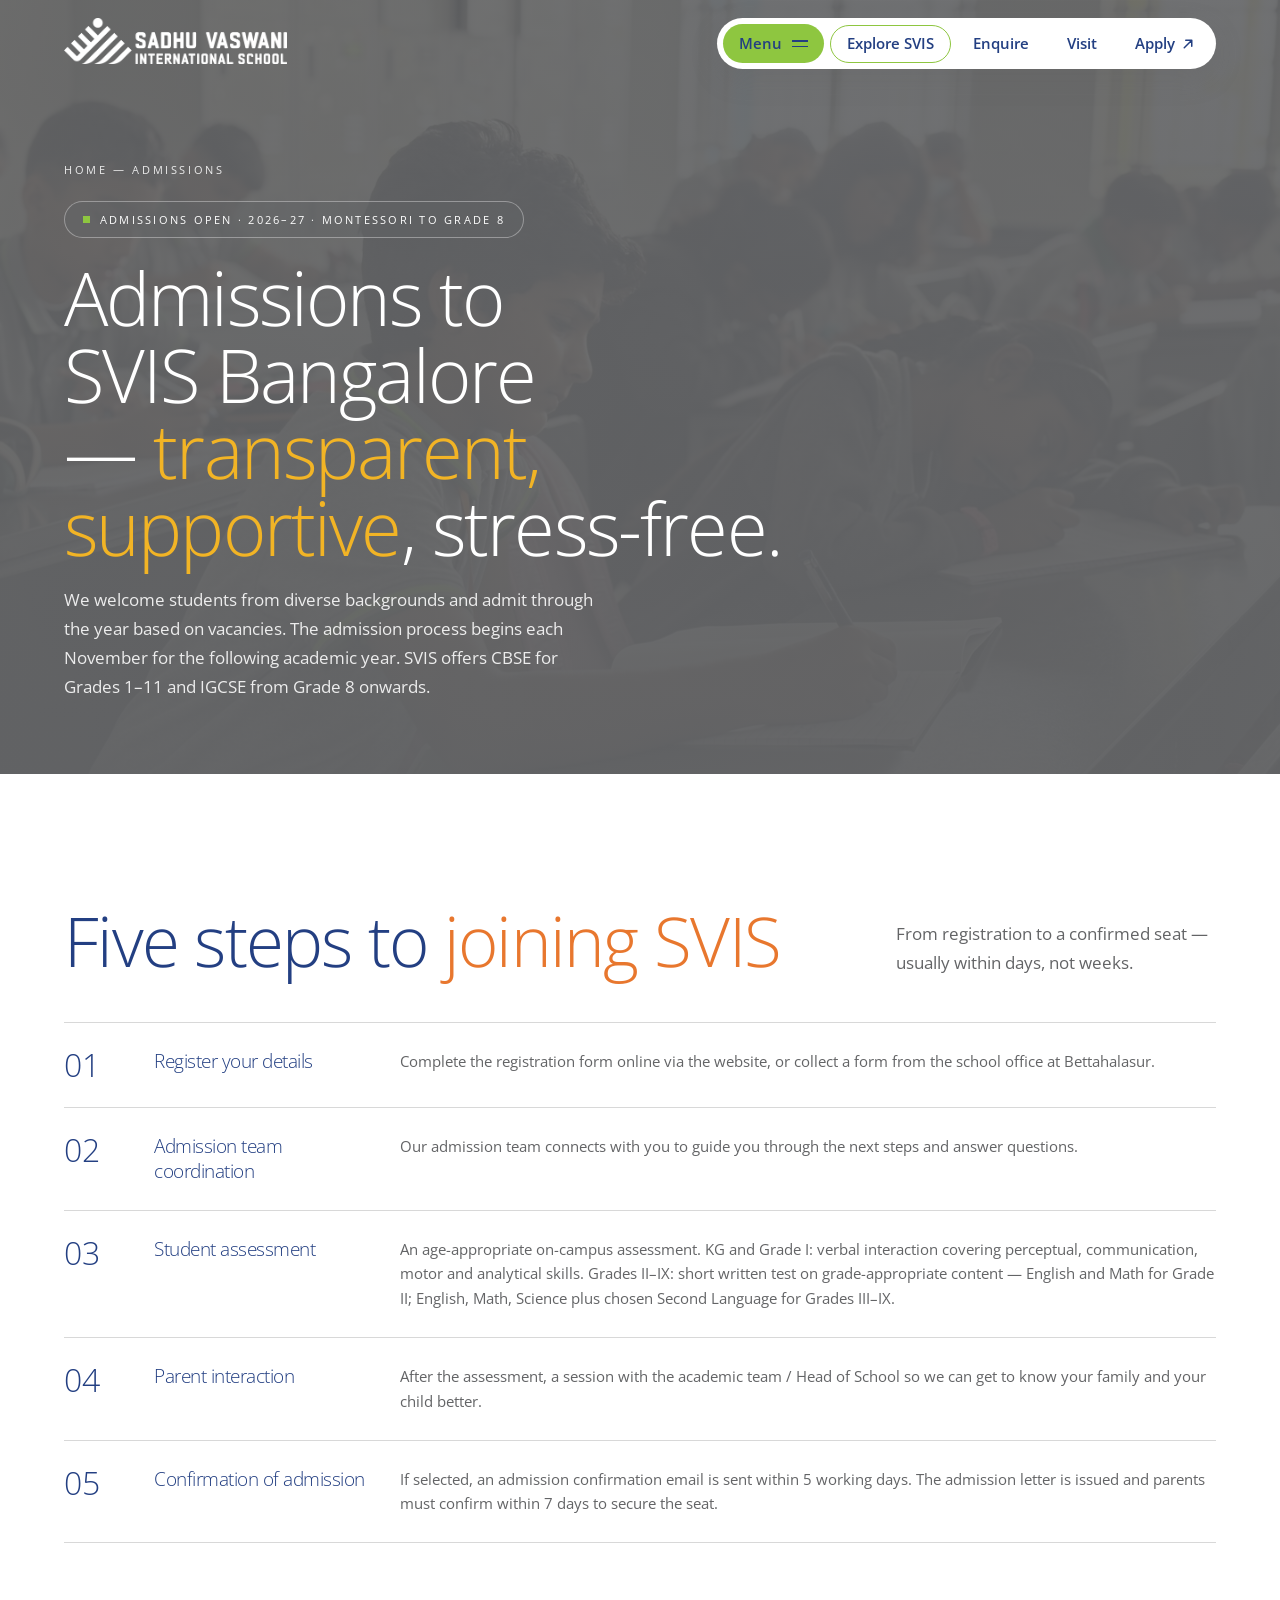
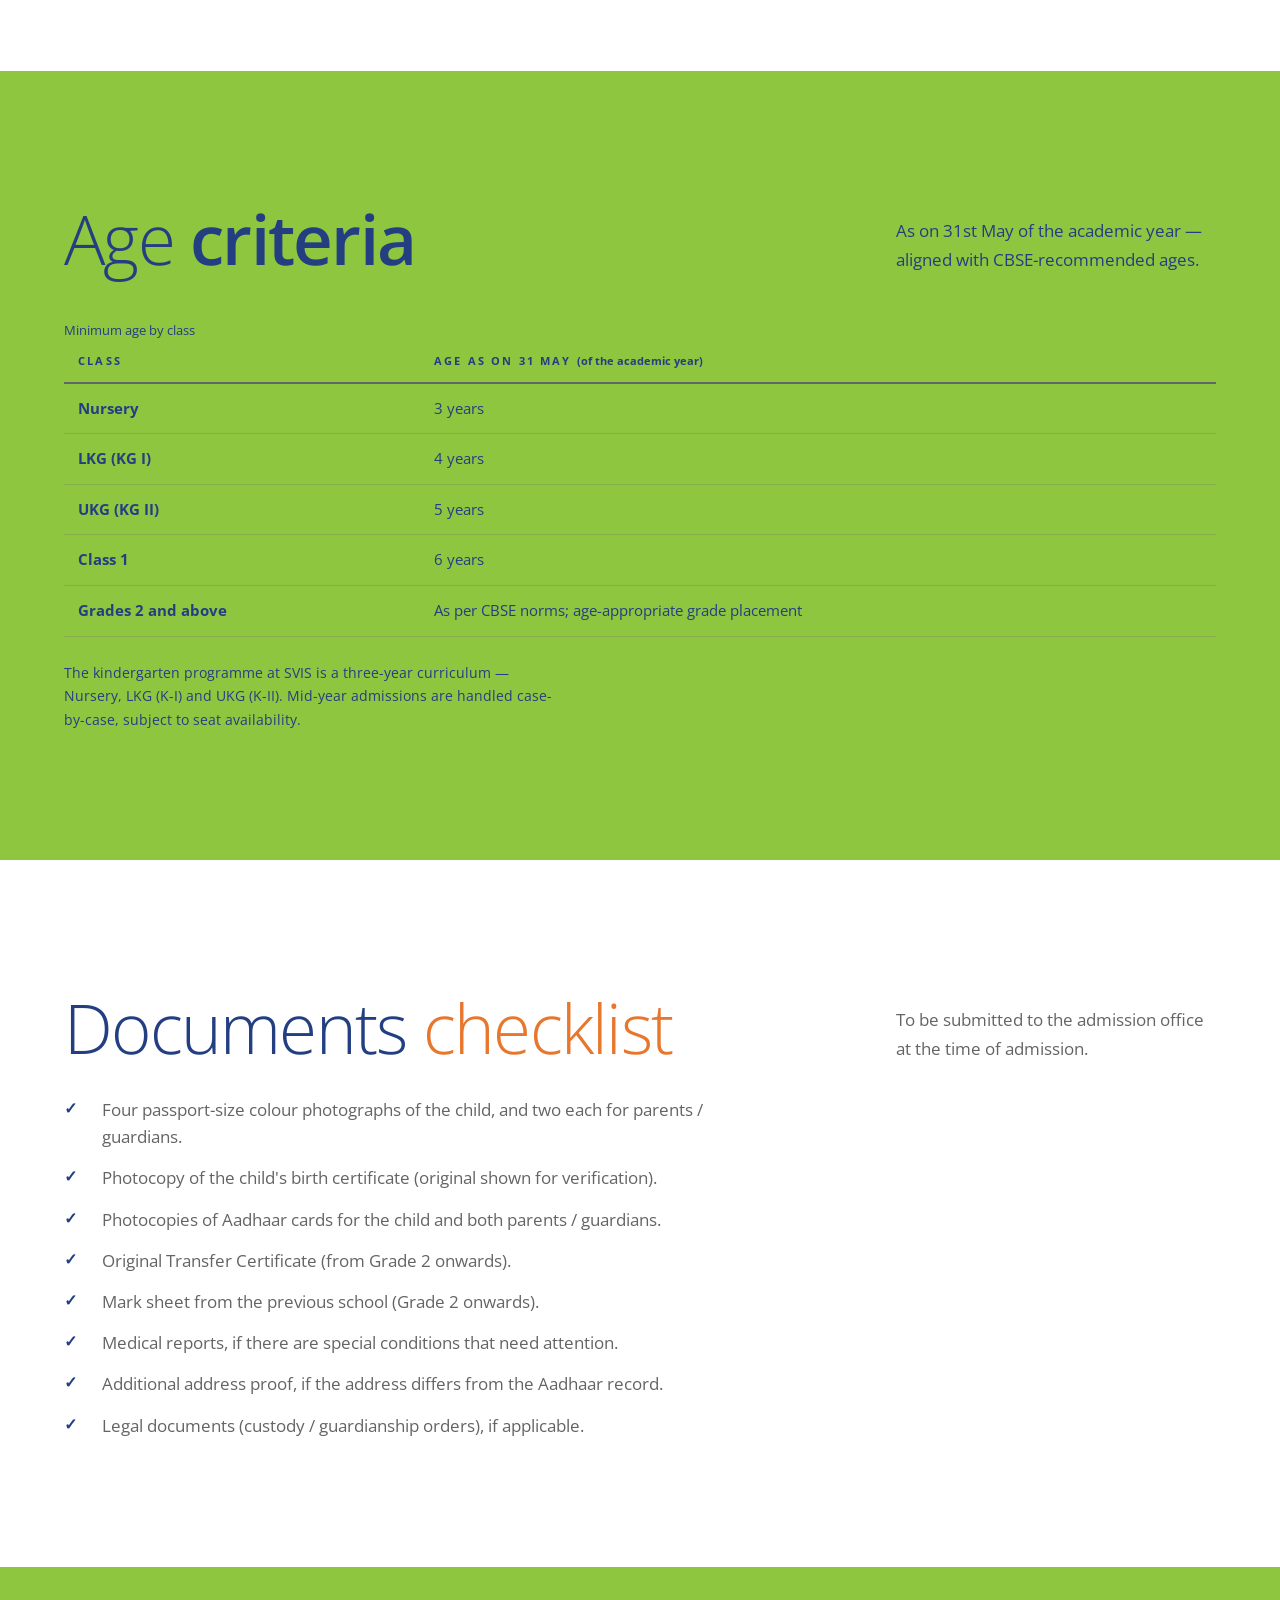
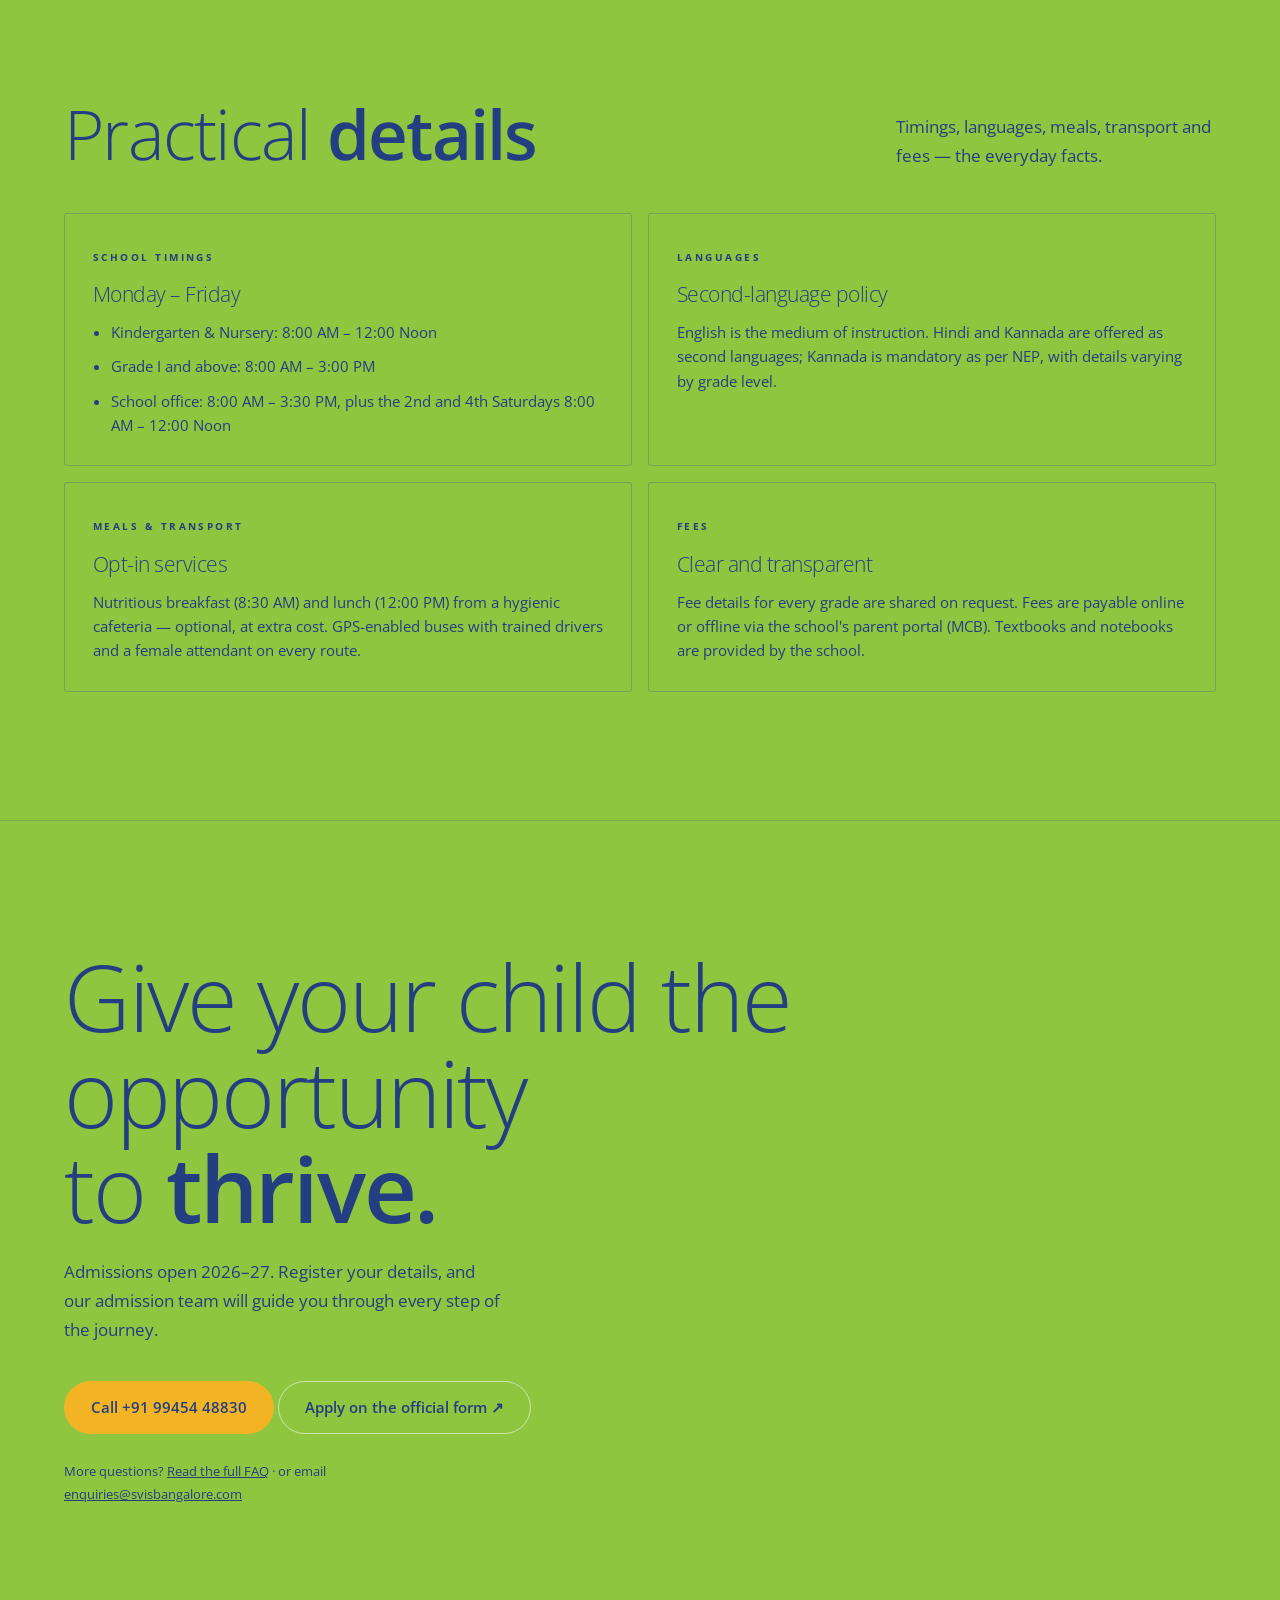
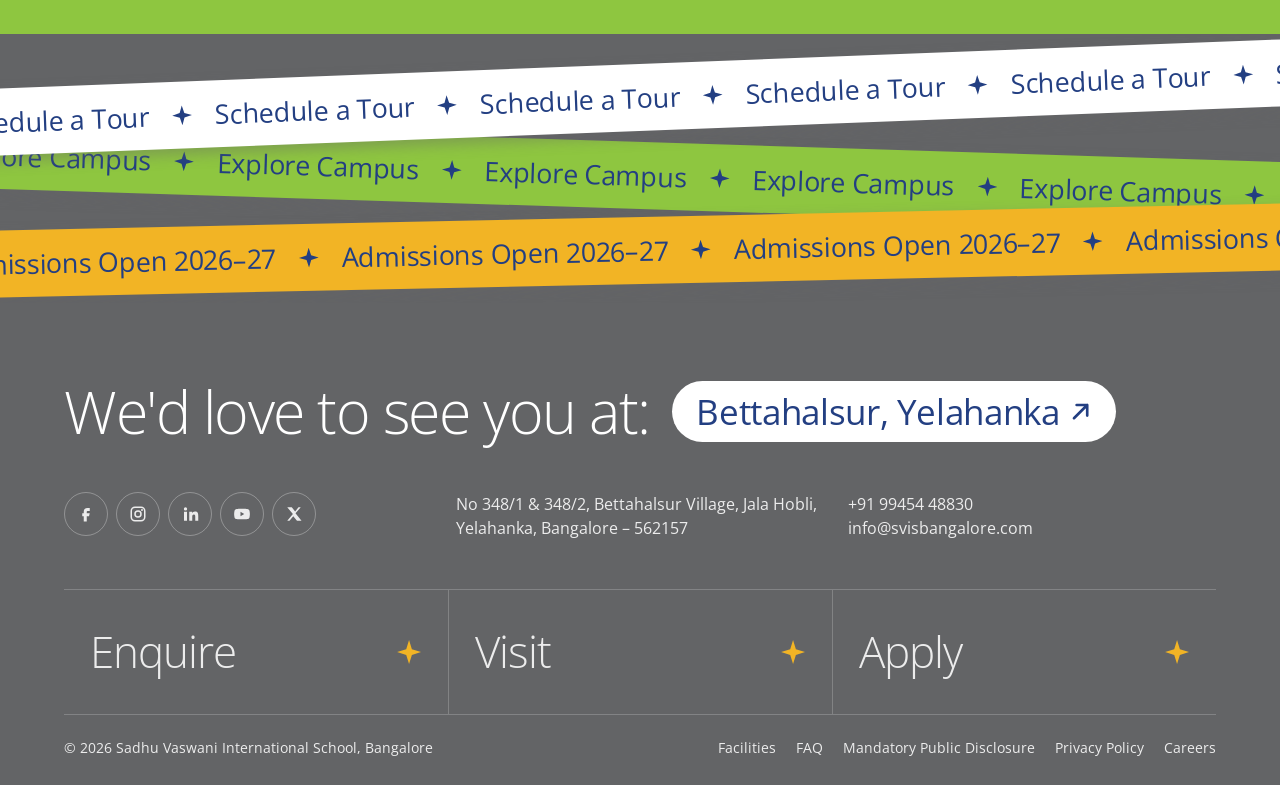
<file: admissions.html>
<!DOCTYPE html>
<html lang="en">
<head>
<meta charset="UTF-8">
<meta name="viewport" content="width=device-width, initial-scale=1.0">
<title>SVIS Admissions 2026–27 | CBSE School in Yelahanka</title>
<meta name="description" content="Admissions to Sadhu Vaswani International School Bangalore for 2026–27, Montessori to Grade 8: process, age criteria, documents and timings.">
<link rel="canonical" href="https://svisbangalore.com/admissions.html">
<meta name="robots" content="index, follow, max-image-preview:large, max-snippet:-1">
<meta property="og:type" content="article">
<meta property="og:site_name" content="SVIS Bangalore">
<meta property="og:title" content="Admissions 2026–27 Open — SVIS Bangalore (CBSE, Yelahanka)">
<meta property="og:description" content="Montessori to Grade 8 admissions for 2026–27. Transparent five-step process, age criteria and document checklist.">
<meta property="og:url" content="https://svisbangalore.com/admissions.html">
<meta property="og:locale" content="en_IN">
<meta property="og:image" content="https://svisbangalore.com/images/primary-classroom.jpg">
<meta name="twitter:card" content="summary_large_image">
<meta name="twitter:title" content="Admissions 2026–27 Open — SVIS Bangalore (CBSE, Yelahanka)">
<meta name="twitter:description" content="Montessori to Grade 8 admissions for 2026–27. Five-step process, age criteria, document checklist.">
<meta name="twitter:image" content="https://svisbangalore.com/images/primary-classroom.jpg">
<link rel="icon" type="image/png" sizes="32x32" href="logo/favicon-32.png">
<link rel="icon" type="image/png" sizes="512x512" href="logo/favicon-512.png">
<link rel="apple-touch-icon" href="logo/favicon-512.png">
<link rel="preconnect" href="https://fonts.googleapis.com">
<link rel="preconnect" href="https://fonts.gstatic.com" crossorigin>
<link href="https://fonts.googleapis.com/css2?family=Open+Sans:ital,wght@0,300..800;1,300..800&display=swap" rel="stylesheet">
<link rel="stylesheet" href="assets/svis.css">
<script>document.documentElement.classList.add('js')</script>
<script type="application/ld+json">
{
  "@context": "https://schema.org",
  "@graph": [
    {
      "@type": "WebPage",
      "@id": "https://svisbangalore.com/admissions.html#webpage",
      "url": "https://svisbangalore.com/admissions.html",
      "name": "Admissions 2026–27 Open | SVIS Bangalore — CBSE School in Yelahanka",
      "description": "Admissions open 2026–27 at SVIS Bangalore for Montessori to Grade 8: admission process, age criteria, documents required, entrance test and school timings.",
      "isPartOf": { "@id": "https://svisbangalore.com/#website" },
      "about": { "@id": "https://svisbangalore.com/#school" },
      "primaryImageOfPage": "https://svisbangalore.com/images/primary-classroom.jpg",
      "inLanguage": "en-IN",
      "breadcrumb": { "@id": "https://svisbangalore.com/admissions.html#breadcrumb" }
    },
    {
      "@type": "BreadcrumbList",
      "@id": "https://svisbangalore.com/admissions.html#breadcrumb",
      "itemListElement": [
        { "@type": "ListItem", "position": 1, "name": "Home", "item": "https://svisbangalore.com/" },
        { "@type": "ListItem", "position": 2, "name": "Admissions", "item": "https://svisbangalore.com/admissions.html" }
      ]
    }
  ]
}
</script>
<style>
  body{background:var(--paper)}
  .page-hero{position:relative;background:var(--grey);color:var(--on-navy);padding:clamp(120px,18vh,190px) 0 clamp(40px,7vw,72px)}
  .page-hero img{position:absolute;inset:0;width:100%;height:100%;object-fit:cover;opacity:.28}
  .page-hero .veil{position:absolute;inset:0;background:linear-gradient(180deg,rgba(99,100,102,.7),rgba(99,100,102,.9))}
  .page-hero .crumbs{position:relative;z-index:2;font-size:.68rem;letter-spacing:.24em;text-transform:uppercase;color:var(--on-navy-muted);margin-bottom:22px}
  .page-hero .crumbs a{color:inherit;text-decoration:none}
  .page-hero h1{position:relative;z-index:2;font-size:clamp(2.3rem,6.4vw,4.6rem);line-height:1.04;max-width:18ch;color:var(--on-navy)}
  .page-hero .lede{position:relative;z-index:2;margin-top:20px;max-width:54ch;color:var(--on-navy-muted);line-height:1.7}
  .p-kicker{position:relative;z-index:2;display:inline-flex;align-items:center;gap:10px;border:1px solid rgba(255,255,255,.35);padding:9px 18px;font-size:.7rem;letter-spacing:.2em;text-transform:uppercase;color:var(--on-navy);background:rgba(99,100,102,.45);margin-bottom:22px}
  .p-kicker i{width:7px;height:7px;background:var(--lime);flex:none}
  .steps{margin-top:44px;display:grid;gap:0;border-top:1px solid var(--line)}
  .steps > div{display:grid;grid-template-columns:64px 220px 1fr;gap:8px 26px;padding-block:26px;border-bottom:1px solid var(--line)}
  .steps .n{font-family:var(--disp);font-weight:300;font-size:2rem;color:var(--ink);line-height:1}
  .steps h3{font-size:1.2rem;line-height:1.3}
  .steps p{color:var(--muted);line-height:1.65;font-size:.94rem}
  @media(max-width:760px){.steps > div{grid-template-columns:48px 1fr}.steps .desc{grid-column:2}}
  table.age{width:100%;border-collapse:collapse;margin-top:32px;font-size:.95rem}
  table.age th{font-size:.68rem;letter-spacing:.2em;text-transform:uppercase;text-align:left;color:var(--muted);font-weight:700;padding:12px 14px;border-bottom:2px solid var(--text)}
  table.age td{padding:13px 14px;border-bottom:1px solid var(--line)}
  table.age tr td:first-child{font-weight:700}
  .check{margin-top:32px;display:grid;gap:14px;max-width:66ch}
  .check li{list-style:none;display:grid;grid-template-columns:26px 1fr;gap:12px;line-height:1.6;color:var(--text)}
  .check li::before{content:"✓";font-weight:900;color:var(--ink);font-size:1rem}
  .info-grid{margin-top:42px;display:grid;gap:16px}
  @media(min-width:800px){.info-grid{grid-template-columns:repeat(2,1fr)}}
  .info-card{border:1px solid var(--line);border-radius:3px;padding:28px;background:var(--card)}
  .info-card .tag{font-size:.64rem;letter-spacing:.24em;text-transform:uppercase;font-weight:700;color:var(--ink)}
  .info-card h3{margin-top:10px;font-size:1.3rem}
  .info-card p, .info-card li{margin-top:10px;font-size:.92rem;line-height:1.65;color:var(--muted)}
  .on-navy .info-card p, .on-navy .info-card li{color:var(--on-navy-muted)}
  .info-card ul{list-style:revert;margin-left:18px}
</style>
</head>
<body>
<a class="skip-link" href="#main">Skip to content</a>
<svg class="sprite" aria-hidden="true">
  <defs>
    <path id="ringp" d="M50 50m-33 0a33 33 0 1 1 66 0a33 33 0 1 1-66 0"/>
    <clipPath id="blade" clipPathUnits="objectBoundingBox"><path d="M.2 0H1V1H.03C.2.8.3.54.25.3.23.18.21.08.2 0Z"/></clipPath>
    <clipPath id="tri" clipPathUnits="objectBoundingBox"><path d="M.44.05Q.5-.03.56.05L.98.89Q1.03 1 .92 1H.08Q-.03 1 .02.89Z"/></clipPath>
  </defs>
  <symbol id="scallop" viewBox="0 0 100 100"><path d="M50.0 6.0A10.6 10.6 0 0 1 69.1 10.4A10.6 10.6 0 0 1 84.4 22.6A10.6 10.6 0 0 1 92.9 40.2A10.6 10.6 0 0 1 92.9 59.8A10.6 10.6 0 0 1 84.4 77.4A10.6 10.6 0 0 1 69.1 89.6A10.6 10.6 0 0 1 50.0 94.0A10.6 10.6 0 0 1 30.9 89.6A10.6 10.6 0 0 1 15.6 77.4A10.6 10.6 0 0 1 7.1 59.8A10.6 10.6 0 0 1 7.1 40.2A10.6 10.6 0 0 1 15.6 22.6A10.6 10.6 0 0 1 30.9 10.4A10.6 10.6 0 0 1 50.0 6.0Z"/></symbol>
  <symbol id="squiggle" viewBox="0 0 120 24" preserveAspectRatio="xMinYMid meet"><path d="M2 14c10-14 18 12 30 2s16-14 28-2 18 12 30 0 14-12 28-4" fill="none" stroke="currentColor" stroke-width="3" stroke-linecap="round"/></symbol>
  <symbol id="star" viewBox="0 0 24 24"><path fill="currentColor" d="M12 1l2.6 8.4L23 12l-8.4 2.6L12 23l-2.6-8.4L1 12l8.4-2.6z"/></symbol>
  <symbol id="arrow-ne" viewBox="0 0 16 16"><path d="M3 13 13 3M5 3h8v8" fill="none" stroke="currentColor" stroke-width="2" stroke-linecap="round" stroke-linejoin="round"/></symbol>
  <symbol id="arrow-r" viewBox="0 0 16 16"><path d="M2 8h12M9 3l5 5-5 5" fill="none" stroke="currentColor" stroke-width="2" stroke-linecap="round" stroke-linejoin="round"/></symbol>
  <symbol id="arrow-l" viewBox="0 0 16 16"><path d="M14 8H2M7 3 2 8l5 5" fill="none" stroke="currentColor" stroke-width="2" stroke-linecap="round" stroke-linejoin="round"/></symbol>
  <symbol id="i-fb" viewBox="0 0 24 24"><path fill="currentColor" d="M14 8h3V4h-3a5 5 0 0 0-5 5v2H7v4h2v7h4v-7h3l1-4h-4V9a1 1 0 0 1 1-1z"/></symbol>
  <symbol id="i-ig" viewBox="0 0 24 24"><g fill="none" stroke="currentColor" stroke-width="2"><rect x="3" y="3" width="18" height="18" rx="5"/><circle cx="12" cy="12" r="4"/></g><circle cx="17.3" cy="6.7" r="1.3" fill="currentColor"/></symbol>
  <symbol id="i-li" viewBox="0 0 24 24"><path fill="currentColor" d="M4 9h4v12H4zM6 3a2.2 2.2 0 1 1 0 4.4A2.2 2.2 0 0 1 6 3zm5 6h3.8v1.7c.6-1 1.9-2 3.8-2 4 0 4.4 2.6 4.4 6V21h-4v-5.3c0-1.3 0-3-1.8-3s-2.2 1.4-2.2 2.9V21h-4z"/></symbol>
  <symbol id="i-yt" viewBox="0 0 24 24"><path fill="currentColor" d="M22 7.5a3 3 0 0 0-2-2C18 5 12 5 12 5s-6 0-8 .5a3 3 0 0 0-2 2A30 30 0 0 0 1.500 12 30 30 0 0 0 2 16.500a3 3 0 0 0 2 2c2 .5 8 .5 8 .5s6 0 8-.5a3 3 0 0 0 2-2 30 30 0 0 0 .5-4.500A30 30 0 0 0 22 7.500zM10 15V9l5 3z"/></symbol>
  <symbol id="i-x" viewBox="0 0 24 24"><path fill="currentColor" d="M18 3h3l-7 8 8 10h-6l-5-6-5 6H3l7.500-9L3 3h6l4.500 5.500z"/></symbol>
</svg>

<header class="site on-dark" id="siteHeader">
  <a class="logo" href="index.html" aria-label="Sadhu Vaswani International School, Bangalore home">
    <picture class="lg-c"><source media="(max-width:560px)" srcset="logo/logo-mark-color.png" width="1200" height="818"><img src="logo/logo-full-color.png" width="2000" height="413" alt="Sadhu Vaswani International School"></picture>
    <picture class="lg-w"><source media="(max-width:560px)" srcset="logo/logo-mark-white.png" width="1200" height="818"><img src="logo/logo-full-white.png" width="2000" height="413" alt=""></picture>
  </a>
  <div class="bar">
    <button class="b-menu" id="menuBtn" type="button" aria-expanded="false" aria-controls="siteMenu"><span>Menu</span><i></i></button>
    <a class="b-guide" href="index.html#guide">Explore SVIS</a>
    <a class="b-q" href="admissions.html">Enquire</a>
    <a class="b-q" href="#tour">Visit</a>
    <a class="b-apply" href="https://svisbangalore.com/svis-admission-form/">Apply <svg aria-hidden="true"><use href="#arrow-ne"/></svg></a>
    <div class="menu" id="siteMenu">
      <nav aria-label="Primary">
        <ul>
          <li><a href="about.html"><b>About SVIS</b><span>Our story, values and leadership</span></a></li>
          <li><a href="index.html#academics"><b>Academics</b><span>CBSE for Grades 1–11, IGCSE from Grade 8</span></a></li>
          <li><a href="index.html#campus"><b>Campus</b><span>An IGBC Platinum green campus in Yelahanka</span></a></li>
          <li><a href="facilities.html"><b>Facilities</b><span>Labs, library, sports, transport and daily care</span></a></li>
          <li><a href="admissions.html" aria-current="page"><b>Admissions</b><span>Process, age criteria and documents for 2026–27</span></a></li>
          <li><a href="faq.html"><b>FAQ</b><span>Answers for parents</span></a></li>
        </ul>
      </nav>
      <div class="m-side">
        <img src="logo/logo-mark-white.png" width="1200" height="818" alt="" loading="lazy">
        <p>No 348/1 &amp; 348/2, Bettahalsur Village, Jala Hobli, Yelahanka, Bangalore – 562157</p>
        <p><a href="tel:+919945448830">+91 99454 48830</a><br><a href="mailto:enquiries@svisbangalore.com">enquiries@svisbangalore.com</a></p>
        <svg aria-hidden="true"><use href="#squiggle"/></svg>
      </div>
    </div>
  </div>
</header>
<div class="scrim" aria-hidden="true"></div>
<main id="main">

<!-- PAGE HERO -->
<section class="page-hero">
  <img src="images/primary-classroom.jpg" width="1920" height="1440" alt="SVIS students writing in their notebooks during a classroom lesson." fetchpriority="high">
  <div class="veil"></div>
  <div class="wrap">
    <p class="crumbs"><a href="index.html">Home</a> — Admissions</p>
    <span class="p-kicker"><i></i> Admissions open · 2026–27 · Montessori to Grade 8</span>
    <h1>Admissions to SVIS Bangalore — <em style="color:var(--gold)">transparent, supportive</em>, stress-free.</h1>
    <p class="lede">We welcome students from diverse backgrounds and admit through the year based on vacancies. The admission process begins each November for the following academic year. SVIS offers CBSE for Grades 1–11 and IGCSE from Grade 8 onwards.</p>
  </div>
</section>

<!-- PROCESS -->
<section id="process">
  <div class="wrap">
    <header class="sh">
      <h2 class="sh-h">Five steps to <span class="hl">joining SVIS</span></h2>
      <p class="section-sub" style="align-self:end">From registration to a confirmed seat — usually within days, not weeks.</p>
    </header>
    <div class="steps">
      <div><span class="n">01</span><h3>Register your details</h3><p class="desc">Complete the registration form online via the website, or collect a form from the school office at Bettahalasur.</p></div>
      <div><span class="n">02</span><h3>Admission team coordination</h3><p class="desc">Our admission team connects with you to guide you through the next steps and answer questions.</p></div>
      <div><span class="n">03</span><h3>Student assessment</h3><p class="desc">An age-appropriate on-campus assessment. KG and Grade I: verbal interaction covering perceptual, communication, motor and analytical skills. Grades II–IX: short written test on grade-appropriate content — English and Math for Grade II; English, Math, Science plus chosen Second Language for Grades III–IX.</p></div>
      <div><span class="n">04</span><h3>Parent interaction</h3><p class="desc">After the assessment, a session with the academic team / Head of School so we can get to know your family and your child better.</p></div>
      <div><span class="n">05</span><h3>Confirmation of admission</h3><p class="desc">If selected, an admission confirmation email is sent within 5 working days. The admission letter is issued and parents must confirm within 7 days to secure the seat.</p></div>
    </div>
  </div>
</section>

<!-- AGE CRITERIA -->
<section class="on-navy" id="age-criteria">
  <div class="wrap">
    <header class="sh">
      <h2 class="sh-h">Age <span class="hl">criteria</span></h2>
      <p class="section-sub" style="align-self:end">As on 31st May of the academic year — aligned with CBSE-recommended ages.</p>
    </header>
    <table class="age" style="color:var(--on-navy-muted)">
      <caption class="skip" style="text-align:left;padding:14px 0 0;font-size:.8rem">Minimum age by class</caption>
      <thead><tr><th style="color:var(--on-navy)">Class</th><th style="color:var(--on-navy)">Age as on 31 May <span style="text-transform:none;letter-spacing:0">(of the academic year)</span></th></tr></thead>
      <tbody>
        <tr><td style="color:var(--on-navy)">Nursery</td><td>3 years</td></tr>
        <tr><td style="color:var(--on-navy)">LKG (KG I)</td><td>4 years</td></tr>
        <tr><td style="color:var(--on-navy)">UKG (KG II)</td><td>5 years</td></tr>
        <tr><td style="color:var(--on-navy)">Class 1</td><td>6 years</td></tr>
        <tr><td style="color:var(--on-navy)">Grades 2 and above</td><td>As per CBSE norms; age-appropriate grade placement</td></tr>
      </tbody>
    </table>
    <p style="margin-top:24px;font-size:.88rem;color:var(--on-navy-muted);max-width:62ch;line-height:1.7">The kindergarten programme at SVIS is a three-year curriculum — Nursery, LKG (K-I) and UKG (K-II). Mid-year admissions are handled case-by-case, subject to seat availability.</p>
  </div>
</section>

<!-- DOCUMENTS -->
<section id="documents">
  <div class="wrap">
    <header class="sh">
      <h2 class="sh-h">Documents <span class="hl">checklist</span></h2>
      <p class="section-sub" style="align-self:end">To be submitted to the admission office at the time of admission.</p>
    </header>
    <ul class="check">
      <li>Four passport-size colour photographs of the child, and two each for parents / guardians.</li>
      <li>Photocopy of the child's birth certificate (original shown for verification).</li>
      <li>Photocopies of Aadhaar cards for the child and both parents / guardians.</li>
      <li>Original Transfer Certificate (from Grade 2 onwards).</li>
      <li>Mark sheet from the previous school (Grade 2 onwards).</li>
      <li>Medical reports, if there are special conditions that need attention.</li>
      <li>Additional address proof, if the address differs from the Aadhaar record.</li>
      <li>Legal documents (custody / guardianship orders), if applicable.</li>
    </ul>
  </div>
</section>

<!-- PRACTICAL INFO -->
<section class="on-navy" id="practical">
  <div class="wrap">
    <header class="sh">
      <h2 class="sh-h">Practical <span class="hl">details</span></h2>
      <p class="section-sub" style="align-self:end">Timings, languages, meals, transport and fees — the everyday facts.</p>
    </header>
    <div class="info-grid">
      <article class="info-card" style="background:transparent;color:var(--on-navy-muted);border-color:rgba(35,63,130,.25)">
        <span class="tag" style="color:var(--on-navy)">School timings</span>
        <h3 style="color:var(--on-navy)">Monday – Friday</h3>
        <ul>
          <li>Kindergarten &amp; Nursery: 8:00 AM – 12:00 Noon</li>
          <li>Grade I and above: 8:00 AM – 3:00 PM</li>
          <li>School office: 8:00 AM – 3:30 PM, plus the 2nd and 4th Saturdays 8:00 AM – 12:00 Noon</li>
        </ul>
      </article>
      <article class="info-card" style="background:transparent;color:var(--on-navy-muted);border-color:rgba(35,63,130,.25)">
        <span class="tag" style="color:var(--on-navy)">Languages</span>
        <h3 style="color:var(--on-navy)">Second-language policy</h3>
        <p>English is the medium of instruction. Hindi and Kannada are offered as second languages; Kannada is mandatory as per NEP, with details varying by grade level.</p>
      </article>
      <article class="info-card" style="background:transparent;color:var(--on-navy-muted);border-color:rgba(35,63,130,.25)">
        <span class="tag" style="color:var(--on-navy)">Meals &amp; transport</span>
        <h3 style="color:var(--on-navy)">Opt-in services</h3>
        <p>Nutritious breakfast (8:30 AM) and lunch (12:00 PM) from a hygienic cafeteria — optional, at extra cost. GPS-enabled buses with trained drivers and a female attendant on every route.</p>
      </article>
      <article class="info-card" style="background:transparent;color:var(--on-navy-muted);border-color:rgba(35,63,130,.25)">
        <span class="tag" style="color:var(--on-navy)">Fees</span>
        <h3 style="color:var(--on-navy)">Clear and transparent</h3>
        <p>Fee details for every grade are shared on request. Fees are payable online or offline via the school's parent portal (MCB). Textbooks and notebooks are provided by the school.</p>
      </article>
    </div>
  </div>
</section>

<section class="cta-band on-navy" style="background:var(--navy-2);border-top:1px solid rgba(35,63,130,.2)">
  <div class="wrap">
    <h2><span class="line"><span class="line-in">Give your child the</span></span><span class="line"><span class="line-in">opportunity to <em>thrive.</em></span></span></h2>
    <p>Admissions open 2026–27. Register your details, and our admission team will guide you through every step of the journey.</p>
    <a class="btn btn-gold" href="tel:+919945448830">Call +91 99454 48830</a>
    <a class="btn btn-ghost" href="https://svisbangalore.com/svis-admission-form/" target="_self" style="margin-top:14px">Apply on the official form ↗</a>
    <p style="margin-top:26px;font-size:.84rem;color:var(--on-navy-muted)">More questions? <a href="faq.html" style="color:var(--on-navy);text-decoration:underline">Read the full FAQ</a> · or email <a href="mailto:enquiries@svisbangalore.com" style="color:var(--on-navy);text-decoration:underline">enquiries@svisbangalore.com</a></p>
  </div>
</section>

</main>

<section class="ribbons" id="tour" aria-label="Schedule a tour">
  <div class="ribbon"><div class="rb-track"><span>Schedule a Tour <svg aria-hidden="true"><use href="#star"/></svg></span><span>Schedule a Tour <svg aria-hidden="true"><use href="#star"/></svg></span><span>Schedule a Tour <svg aria-hidden="true"><use href="#star"/></svg></span><span>Schedule a Tour <svg aria-hidden="true"><use href="#star"/></svg></span><span>Schedule a Tour <svg aria-hidden="true"><use href="#star"/></svg></span><span>Schedule a Tour <svg aria-hidden="true"><use href="#star"/></svg></span><span>Schedule a Tour <svg aria-hidden="true"><use href="#star"/></svg></span><span>Schedule a Tour <svg aria-hidden="true"><use href="#star"/></svg></span><span>Schedule a Tour <svg aria-hidden="true"><use href="#star"/></svg></span><span>Schedule a Tour <svg aria-hidden="true"><use href="#star"/></svg></span><span>Schedule a Tour <svg aria-hidden="true"><use href="#star"/></svg></span><span>Schedule a Tour <svg aria-hidden="true"><use href="#star"/></svg></span><span>Schedule a Tour <svg aria-hidden="true"><use href="#star"/></svg></span><span>Schedule a Tour <svg aria-hidden="true"><use href="#star"/></svg></span><span>Schedule a Tour <svg aria-hidden="true"><use href="#star"/></svg></span><span>Schedule a Tour <svg aria-hidden="true"><use href="#star"/></svg></span></div></div>
  <div class="ribbon"><div class="rb-track"><span>Explore Campus <svg aria-hidden="true"><use href="#star"/></svg></span><span>Explore Campus <svg aria-hidden="true"><use href="#star"/></svg></span><span>Explore Campus <svg aria-hidden="true"><use href="#star"/></svg></span><span>Explore Campus <svg aria-hidden="true"><use href="#star"/></svg></span><span>Explore Campus <svg aria-hidden="true"><use href="#star"/></svg></span><span>Explore Campus <svg aria-hidden="true"><use href="#star"/></svg></span><span>Explore Campus <svg aria-hidden="true"><use href="#star"/></svg></span><span>Explore Campus <svg aria-hidden="true"><use href="#star"/></svg></span><span>Explore Campus <svg aria-hidden="true"><use href="#star"/></svg></span><span>Explore Campus <svg aria-hidden="true"><use href="#star"/></svg></span><span>Explore Campus <svg aria-hidden="true"><use href="#star"/></svg></span><span>Explore Campus <svg aria-hidden="true"><use href="#star"/></svg></span><span>Explore Campus <svg aria-hidden="true"><use href="#star"/></svg></span><span>Explore Campus <svg aria-hidden="true"><use href="#star"/></svg></span><span>Explore Campus <svg aria-hidden="true"><use href="#star"/></svg></span><span>Explore Campus <svg aria-hidden="true"><use href="#star"/></svg></span></div></div>
  <div class="ribbon"><div class="rb-track"><span>Admissions Open 2026–27 <svg aria-hidden="true"><use href="#star"/></svg></span><span>Admissions Open 2026–27 <svg aria-hidden="true"><use href="#star"/></svg></span><span>Admissions Open 2026–27 <svg aria-hidden="true"><use href="#star"/></svg></span><span>Admissions Open 2026–27 <svg aria-hidden="true"><use href="#star"/></svg></span><span>Admissions Open 2026–27 <svg aria-hidden="true"><use href="#star"/></svg></span><span>Admissions Open 2026–27 <svg aria-hidden="true"><use href="#star"/></svg></span><span>Admissions Open 2026–27 <svg aria-hidden="true"><use href="#star"/></svg></span><span>Admissions Open 2026–27 <svg aria-hidden="true"><use href="#star"/></svg></span><span>Admissions Open 2026–27 <svg aria-hidden="true"><use href="#star"/></svg></span><span>Admissions Open 2026–27 <svg aria-hidden="true"><use href="#star"/></svg></span><span>Admissions Open 2026–27 <svg aria-hidden="true"><use href="#star"/></svg></span><span>Admissions Open 2026–27 <svg aria-hidden="true"><use href="#star"/></svg></span><span>Admissions Open 2026–27 <svg aria-hidden="true"><use href="#star"/></svg></span><span>Admissions Open 2026–27 <svg aria-hidden="true"><use href="#star"/></svg></span><span>Admissions Open 2026–27 <svg aria-hidden="true"><use href="#star"/></svg></span><span>Admissions Open 2026–27 <svg aria-hidden="true"><use href="#star"/></svg></span></div></div>
</section>

<footer class="site">
  <div class="wrap">
    <p class="f-see">We'd love to see you at: <a class="f-pill" href="https://www.google.com/maps/search/?api=1&amp;query=Sadhu+Vaswani+International+School+Bangalore">Bettahalsur, Yelahanka <svg aria-hidden="true"><use href="#arrow-ne"/></svg></a></p>
    <div class="f-info">
      <div class="f-social">
        <a href="https://www.facebook.com/svisbangalore" target="_blank" rel="noopener" aria-label="Facebook"><svg aria-hidden="true"><use href="#i-fb"/></svg></a>
        <a href="https://www.instagram.com/svisbangalore" target="_blank" rel="noopener" aria-label="Instagram"><svg aria-hidden="true"><use href="#i-ig"/></svg></a>
        <a href="https://www.linkedin.com/company/svisbangalore" target="_blank" rel="noopener" aria-label="LinkedIn"><svg aria-hidden="true"><use href="#i-li"/></svg></a>
        <a href="https://www.youtube.com/@SVISBangalore" target="_blank" rel="noopener" aria-label="YouTube"><svg aria-hidden="true"><use href="#i-yt"/></svg></a>
        <a href="https://twitter.com/SVISBangalore" target="_blank" rel="noopener" aria-label="X"><svg aria-hidden="true"><use href="#i-x"/></svg></a>
      </div>
      <p>No 348/1 &amp; 348/2, Bettahalsur Village, Jala Hobli, Yelahanka, Bangalore – 562157</p>
      <p><a href="tel:+919945448830">+91 99454 48830</a><br><a href="mailto:info@svisbangalore.com">info@svisbangalore.com</a></p>
    </div>
    <div class="f-cells">
      <a href="mailto:enquiries@svisbangalore.com">Enquire <svg aria-hidden="true"><use href="#star"/></svg></a>
      <a href="mailto:enquiries@svisbangalore.com?subject=Campus%20tour">Visit <svg aria-hidden="true"><use href="#star"/></svg></a>
      <a href="https://svisbangalore.com/svis-admission-form/">Apply <svg aria-hidden="true"><use href="#star"/></svg></a>
    </div>
    <div class="f-base">
      <span>© 2026 Sadhu Vaswani International School, Bangalore</span>
      <nav aria-label="Footer">
        <a href="facilities.html">Facilities</a>
        <a href="faq.html">FAQ</a>
        <a href="https://svisbangalore.com/mandatory-public-disclosure/">Mandatory Public Disclosure</a>
        <a href="https://svisbangalore.com/privacy-policy/">Privacy Policy</a>
        <a href="https://svisbangalore.com/careers/">Careers</a>
      </nav>
    </div>
  </div>
</footer>

<div class="sticky-cta auto">
  <a class="btn btn-primary" href="#tour">Schedule a Tour</a>
  <a class="wa" href="https://wa.me/919945448830" target="_blank" rel="noopener" aria-label="WhatsApp">
    <svg width="22" height="22" viewBox="0 0 24 24" fill="currentColor"><path d="M12 2a10 10 0 0 0-8.6 15.1L2 22l5-1.3A10 10 0 1 0 12 2Zm0 18.2c-1.5 0-3-.4-4.3-1.2l-.3-.2-3 .8.8-2.9-.2-.3A8.2 8.2 0 1 1 12 20.2Zm4.6-6.1c-.3-.1-1.5-.7-1.7-.8-.2-.1-.4-.1-.6.1-.2.3-.6.8-.8 1-.1.2-.3.2-.5.1a6.7 6.7 0 0 1-3.3-2.9c-.3-.4.2-.4.6-1.3.1-.2 0-.4 0-.5L9.2 8c-.2-.4-.4-.4-.6-.4h-.5c-.2 0-.5.1-.7.3-.9.9-1.1 2.2-.2 3.9a11 11 0 0 0 4.4 4c1.7.8 2.5.9 3.4.7.5-.1 1.5-.6 1.7-1.2.2-.6.2-1.1.1-1.2 0-.1-.2-.2-.2-.2Z"/></svg>
  </a>
</div>

<script src="assets/svis.js" defer onerror="document.documentElement.classList.remove('js')"></script>
</body>
</html>
</file>
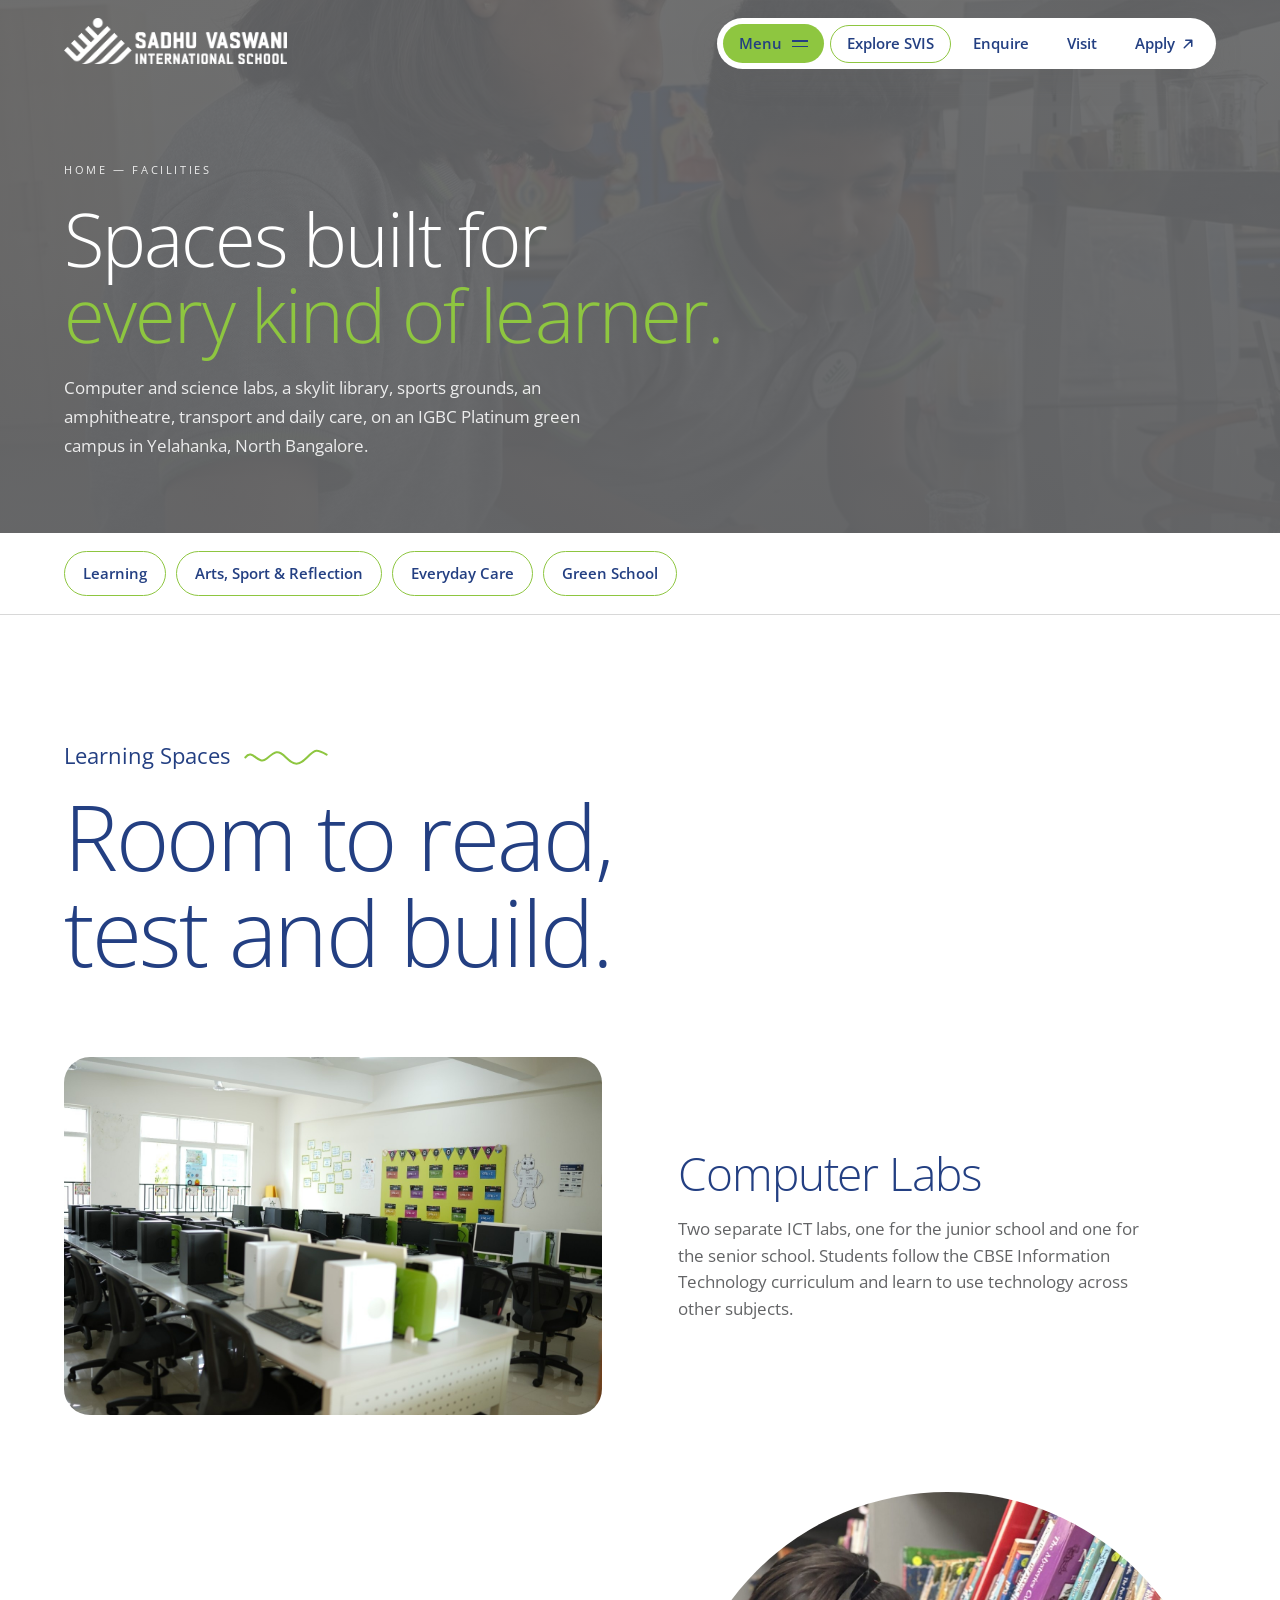
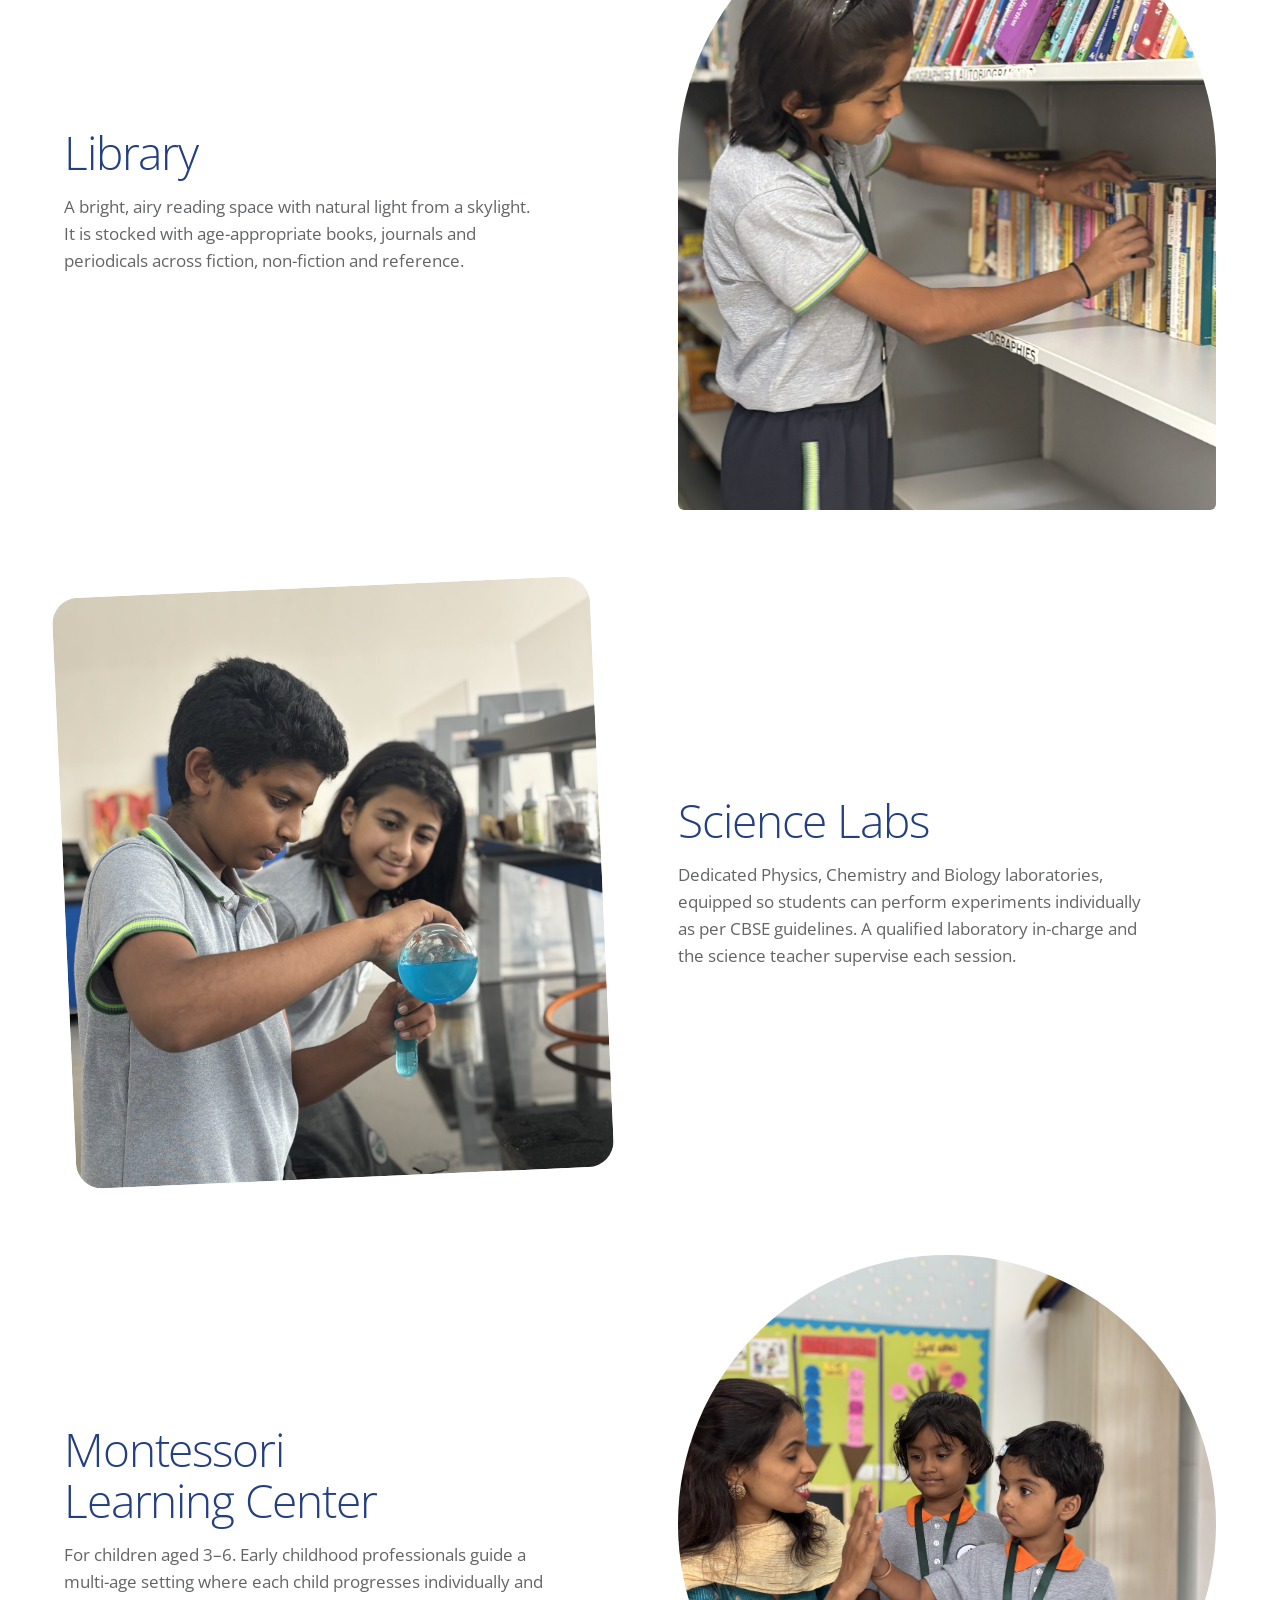
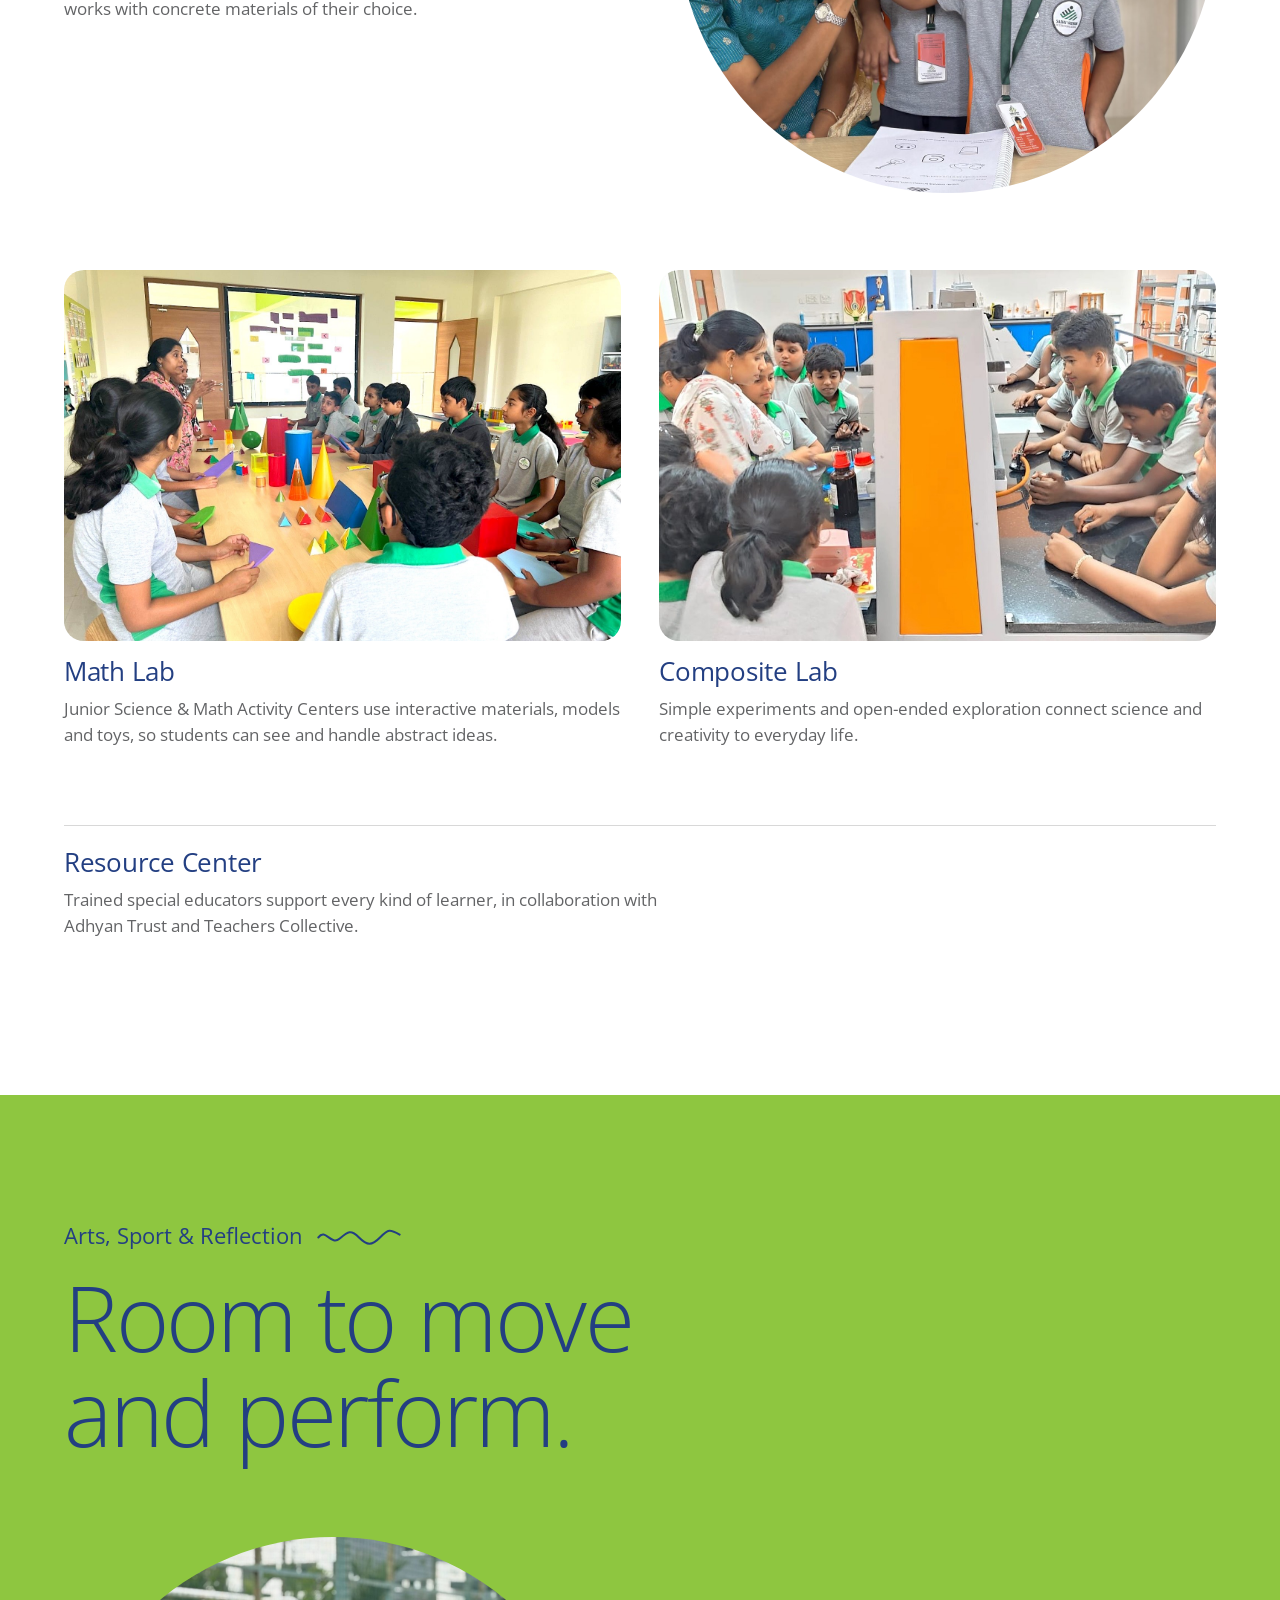
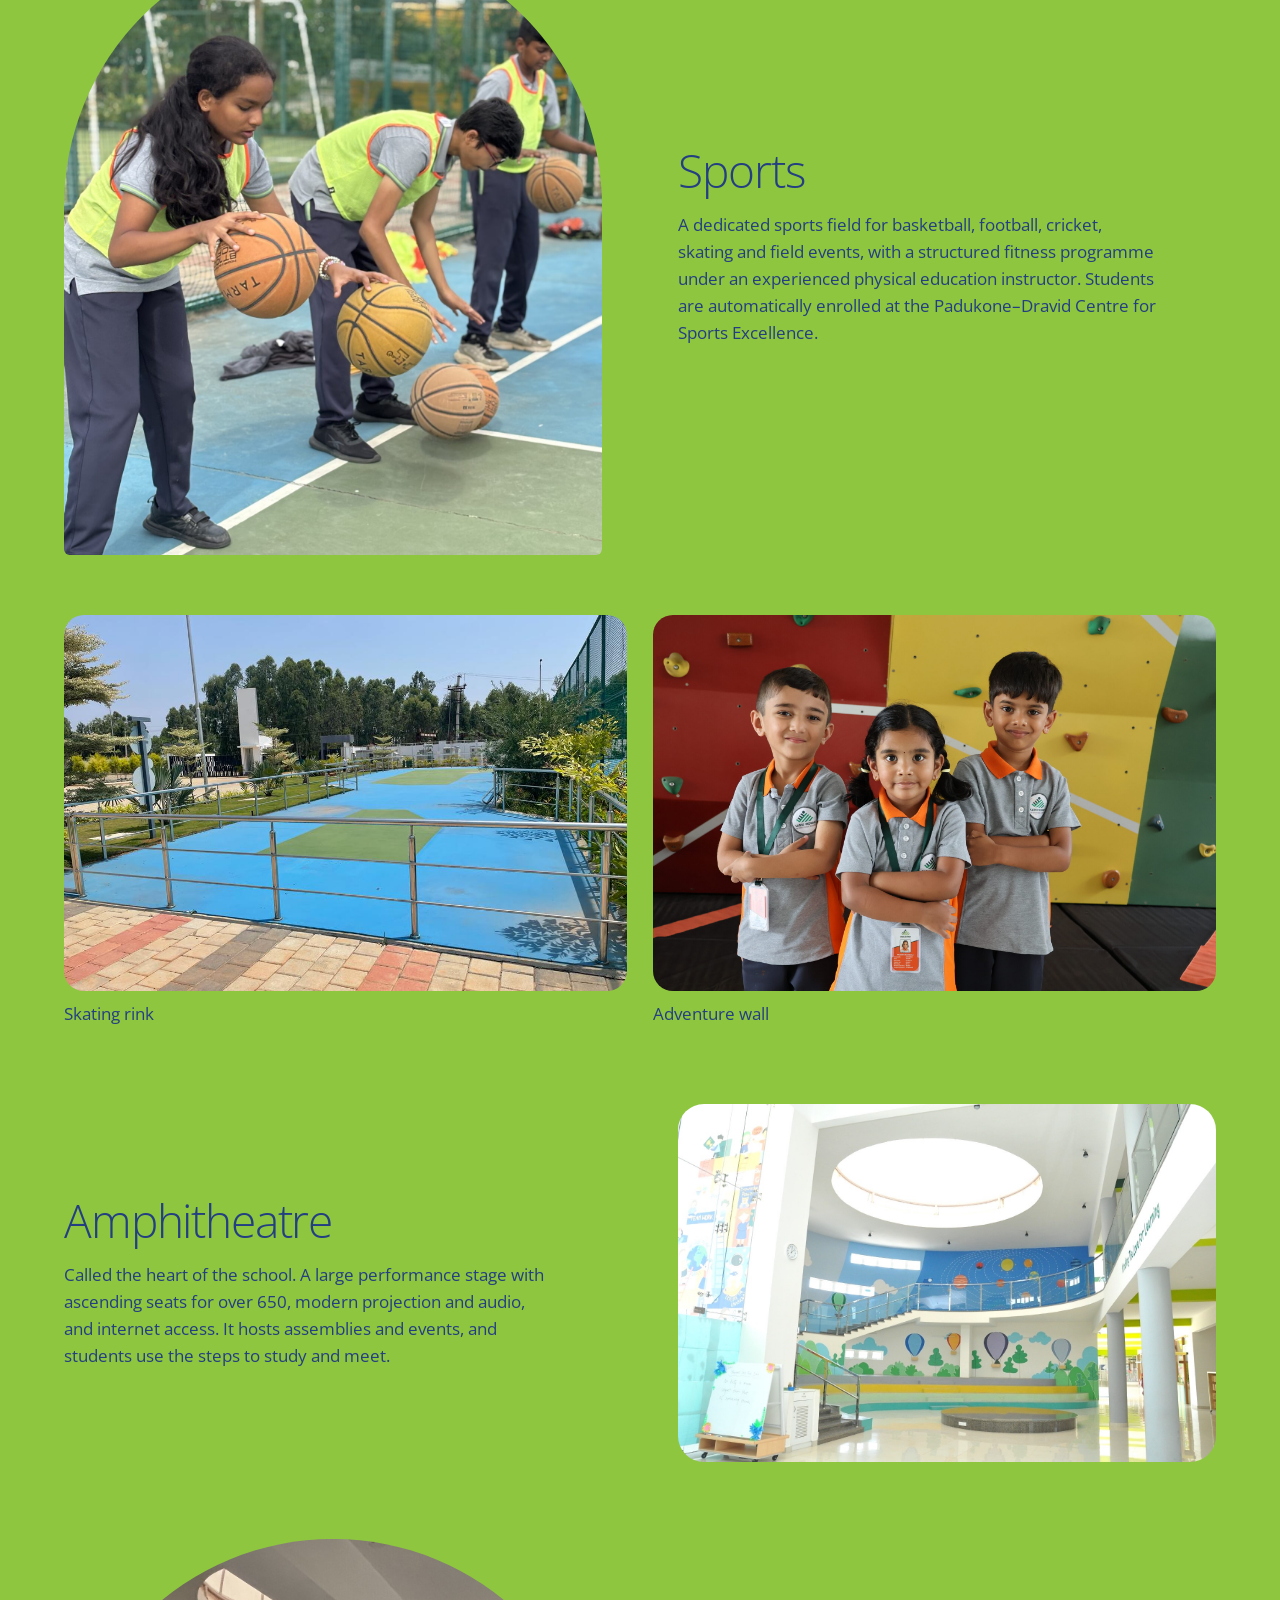
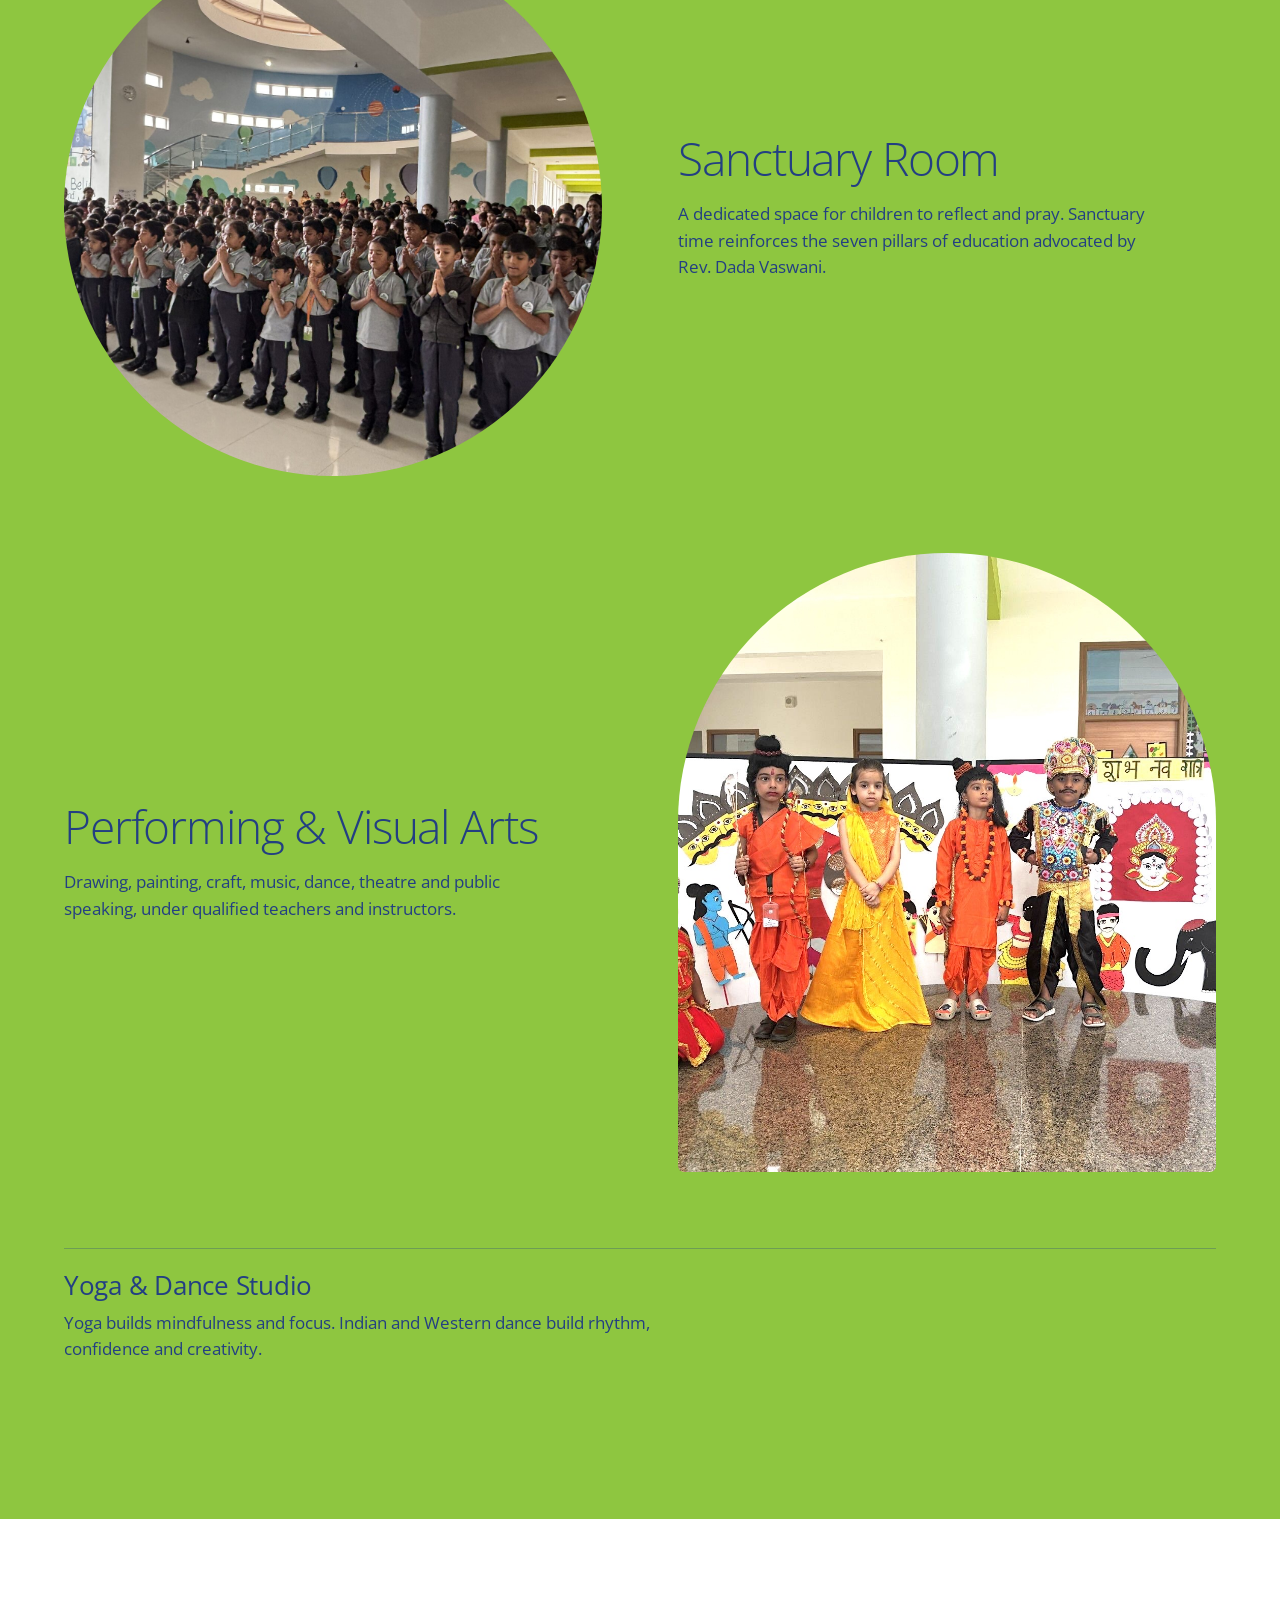
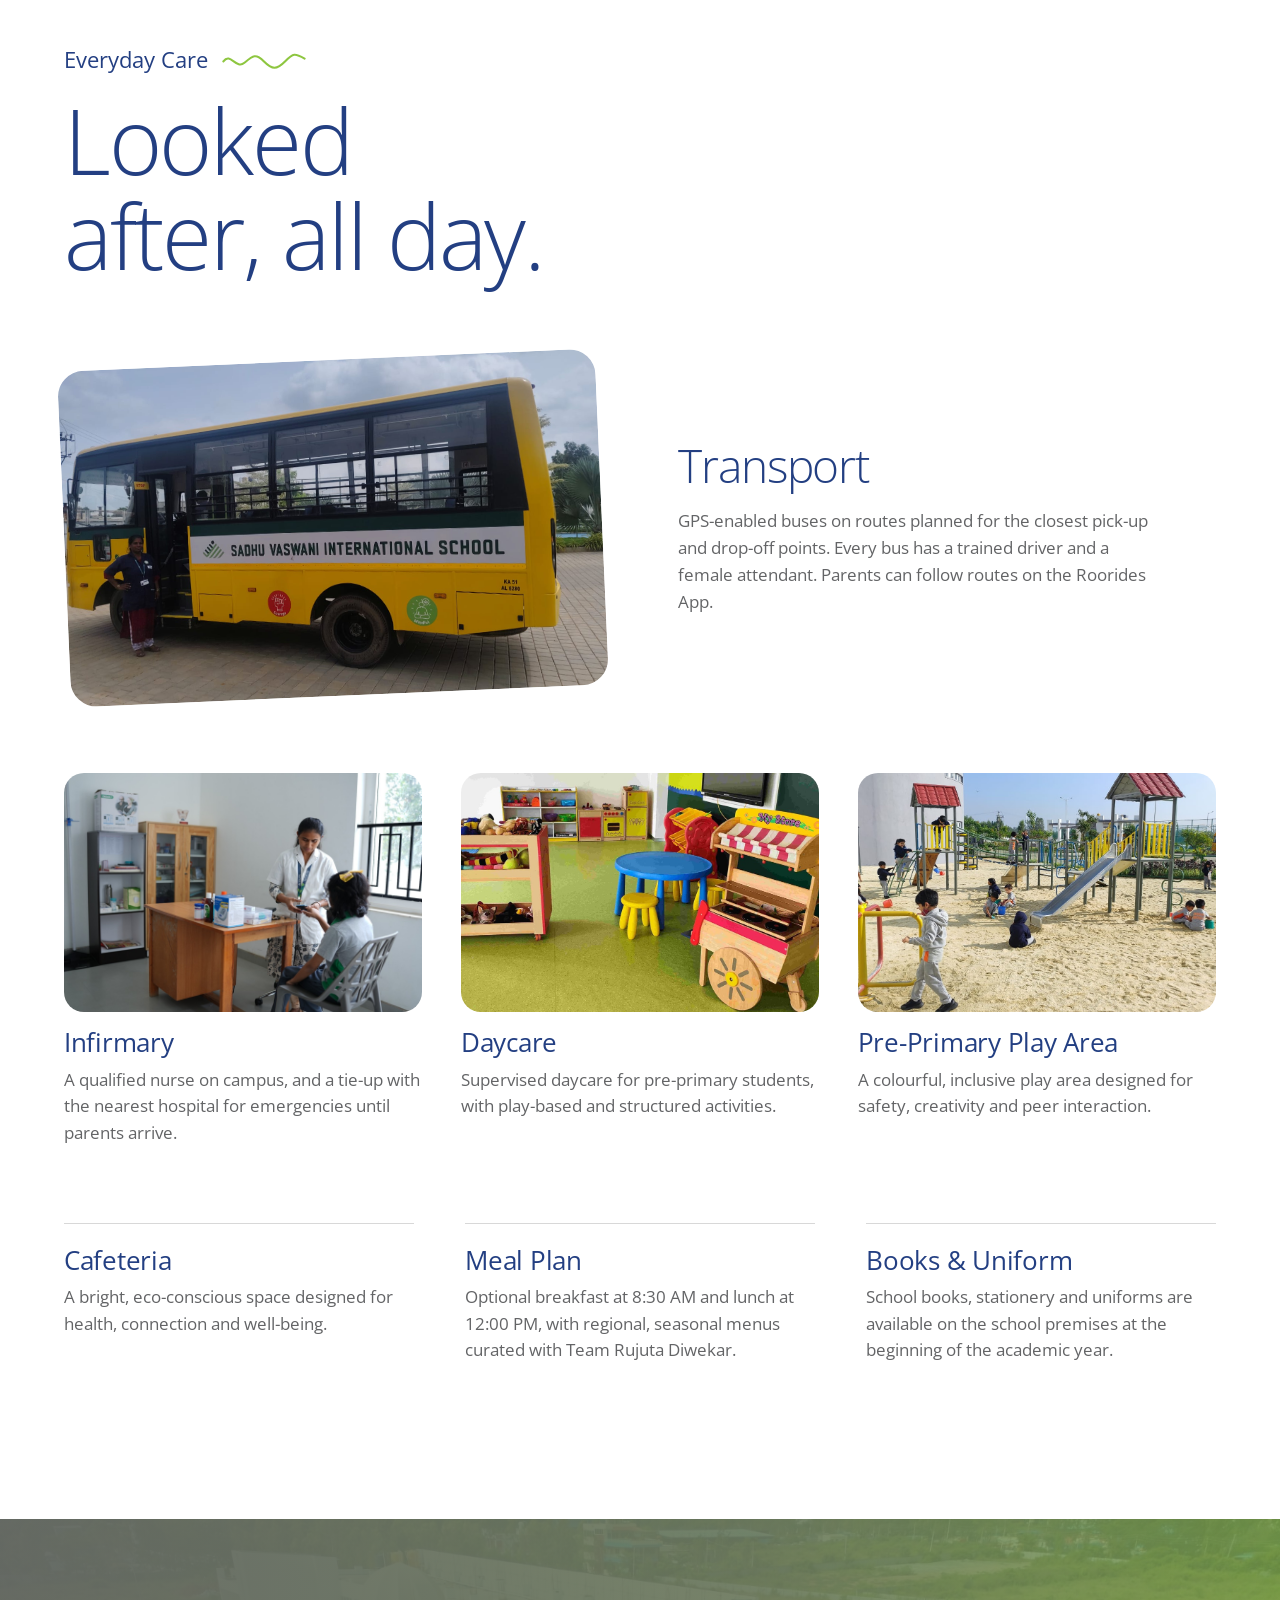
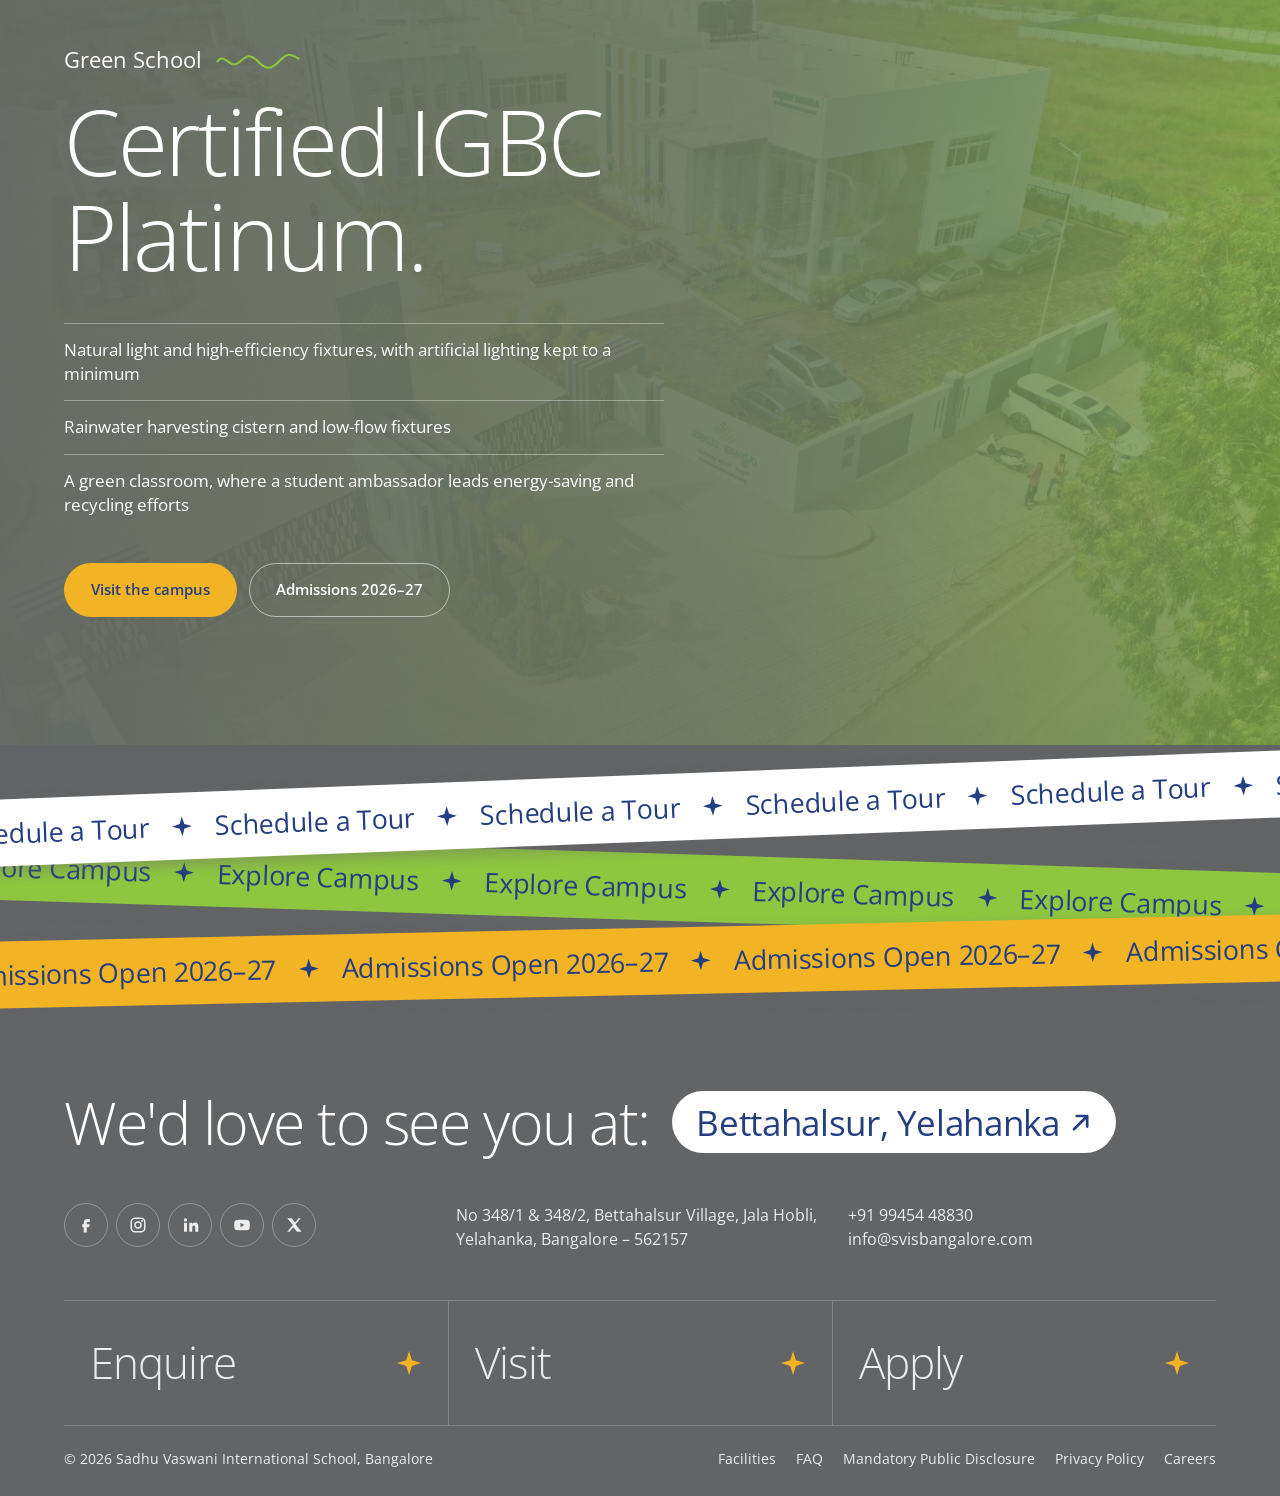
<file: facilities.html>
<!DOCTYPE html>
<html lang="en">
<head>
<meta charset="UTF-8">
<meta name="viewport" content="width=device-width, initial-scale=1.0">
<title>SVIS Facilities: Labs, Library, Sports &amp; Transport</title>
<meta name="description" content="Explore facilities at Sadhu Vaswani International School Bangalore: computer and science labs, library, sports, amphitheatre, transport and more.">
<link rel="canonical" href="https://svisbangalore.com/facilities.html">
<meta name="robots" content="index, follow, max-image-preview:large, max-snippet:-1">
<meta property="og:type" content="article">
<meta property="og:site_name" content="SVIS Bangalore">
<meta property="og:title" content="SVIS Facilities: Labs, Library, Sports &amp; Transport">
<meta property="og:description" content="Explore facilities at Sadhu Vaswani International School Bangalore: computer and science labs, library, sports, amphitheatre, transport and more.">
<meta property="og:url" content="https://svisbangalore.com/facilities.html">
<meta property="og:locale" content="en_IN">
<meta property="og:image" content="https://svisbangalore.com/images/science-lab-2.jpg">
<meta name="twitter:card" content="summary_large_image">
<meta name="twitter:title" content="SVIS Facilities: Labs, Library, Sports &amp; Transport">
<meta name="twitter:description" content="Explore facilities at Sadhu Vaswani International School Bangalore: computer and science labs, library, sports, amphitheatre, transport and more.">
<meta name="twitter:image" content="https://svisbangalore.com/images/science-lab-2.jpg">
<link rel="icon" type="image/png" sizes="32x32" href="logo/favicon-32.png">
<link rel="icon" type="image/png" sizes="512x512" href="logo/favicon-512.png">
<link rel="apple-touch-icon" href="logo/favicon-512.png">
<link rel="preconnect" href="https://fonts.googleapis.com">
<link rel="preconnect" href="https://fonts.gstatic.com" crossorigin>
<link href="https://fonts.googleapis.com/css2?family=Open+Sans:ital,wght@0,300..800;1,300..800&display=swap" rel="stylesheet">
<link rel="stylesheet" href="assets/svis.css">
<script>document.documentElement.classList.add('js')</script>
<script type="application/ld+json">
{
  "@context": "https://schema.org",
  "@graph": [
    {
      "@type": "WebPage",
      "@id": "https://svisbangalore.com/facilities.html#webpage",
      "url": "https://svisbangalore.com/facilities.html",
      "name": "SVIS Facilities: Labs, Library, Sports & Transport",
      "description": "Explore facilities at Sadhu Vaswani International School Bangalore: computer and science labs, library, sports, amphitheatre, transport and more.",
      "isPartOf": {
        "@id": "https://svisbangalore.com/#website"
      },
      "about": {
        "@id": "https://svisbangalore.com/#school"
      },
      "primaryImageOfPage": "https://svisbangalore.com/images/science-lab-2.jpg",
      "inLanguage": "en-IN",
      "breadcrumb": {
        "@id": "https://svisbangalore.com/facilities.html#breadcrumb"
      },
      "mainEntity": {
        "@type": "ItemList",
        "name": "Facilities at SVIS Bangalore",
        "itemListElement": [
          { "@type": "ListItem", "position": 1, "name": "Computer Labs", "url": "https://svisbangalore.com/facilities.html#computer-labs" },
          { "@type": "ListItem", "position": 2, "name": "Library", "url": "https://svisbangalore.com/facilities.html#library" },
          { "@type": "ListItem", "position": 3, "name": "Science Labs", "url": "https://svisbangalore.com/facilities.html#science-labs" },
          { "@type": "ListItem", "position": 4, "name": "Montessori Learning Center", "url": "https://svisbangalore.com/facilities.html#montessori" },
          { "@type": "ListItem", "position": 5, "name": "Math Lab", "url": "https://svisbangalore.com/facilities.html#math-lab" },
          { "@type": "ListItem", "position": 6, "name": "Composite Lab", "url": "https://svisbangalore.com/facilities.html#composite-lab" },
          { "@type": "ListItem", "position": 7, "name": "Resource Center", "url": "https://svisbangalore.com/facilities.html#resource-center" },
          { "@type": "ListItem", "position": 8, "name": "Sports", "url": "https://svisbangalore.com/facilities.html#sports" },
          { "@type": "ListItem", "position": 9, "name": "Amphitheatre", "url": "https://svisbangalore.com/facilities.html#amphitheatre" },
          { "@type": "ListItem", "position": 10, "name": "Sanctuary Room", "url": "https://svisbangalore.com/facilities.html#sanctuary" },
          { "@type": "ListItem", "position": 11, "name": "Performing & Visual Arts", "url": "https://svisbangalore.com/facilities.html#arts" },
          { "@type": "ListItem", "position": 12, "name": "Yoga & Dance Studio", "url": "https://svisbangalore.com/facilities.html#yoga-dance" },
          { "@type": "ListItem", "position": 13, "name": "Transport", "url": "https://svisbangalore.com/facilities.html#transport" },
          { "@type": "ListItem", "position": 14, "name": "Cafeteria", "url": "https://svisbangalore.com/facilities.html#cafeteria" },
          { "@type": "ListItem", "position": 15, "name": "Meal Plan", "url": "https://svisbangalore.com/facilities.html#meals" },
          { "@type": "ListItem", "position": 16, "name": "Infirmary", "url": "https://svisbangalore.com/facilities.html#infirmary" },
          { "@type": "ListItem", "position": 17, "name": "Daycare", "url": "https://svisbangalore.com/facilities.html#daycare" },
          { "@type": "ListItem", "position": 18, "name": "Pre-Primary Play Area", "url": "https://svisbangalore.com/facilities.html#play-area" },
          { "@type": "ListItem", "position": 19, "name": "Books & Uniform", "url": "https://svisbangalore.com/facilities.html#books-uniform" }
        ]
      }
    },
    {
      "@type": "BreadcrumbList",
      "@id": "https://svisbangalore.com/facilities.html#breadcrumb",
      "itemListElement": [
        { "@type": "ListItem", "position": 1, "name": "Home", "item": "https://svisbangalore.com/" },
        { "@type": "ListItem", "position": 2, "name": "Facilities", "item": "https://svisbangalore.com/facilities.html" }
      ]
    }
  ]
}
</script>
<style>
  body{background:var(--paper)}
  .page-hero{position:relative;background:var(--grey);color:var(--on-navy);padding:clamp(120px,18vh,190px) 0 clamp(40px,7vw,72px)}
  .page-hero img{position:absolute;inset:0;width:100%;height:100%;object-fit:cover;opacity:.28}
  .page-hero .veil{position:absolute;inset:0;background:linear-gradient(180deg,rgba(99,100,102,.7),rgba(99,100,102,.9))}
  .page-hero .crumbs{position:relative;z-index:2;font-size:.68rem;letter-spacing:.24em;text-transform:uppercase;color:var(--on-navy-muted);margin-bottom:22px}
  .page-hero .crumbs a{color:inherit;text-decoration:none}
  .page-hero h1{position:relative;z-index:2;font-size:clamp(2.3rem,6.4vw,4.6rem);line-height:1.04;max-width:18ch;color:var(--on-navy)}
  .page-hero .lede{position:relative;z-index:2;margin-top:20px;max-width:54ch;color:var(--on-navy-muted);line-height:1.7}
  .fac-nav{position:relative;background:var(--paper);border-bottom:1px solid var(--line)}
  .fac-nav .wrap{display:flex;flex-wrap:wrap;gap:10px;padding-block:18px}
  .fac-nav a{text-decoration:none;font-weight:600;font-size:.95rem;border:1.5px solid var(--brand);color:var(--ink);border-radius:999px;padding:10px 18px;transition:background .25s,color .25s}
  .fac-nav a:hover{background:var(--brand);color:var(--ink)}
  .fac-sec{scroll-margin-top:20px}
  .fac-sec .label svg{color:var(--brand)}
  .fac-green .label svg{color:var(--lime)}
  .fac-arts .label svg{color:var(--ink)}
  .fac-sec>.wrap>.display{margin-top:20px;max-width:15ch}
  .fac-arts{background:var(--brand)}
  .fac-feat{display:grid;grid-template-columns:minmax(0,1fr) minmax(0,1fr);gap:clamp(28px,6vw,96px);align-items:center;margin-top:clamp(44px,6vw,84px);scroll-margin-top:24px}
  .fac-feat.rev .fac-txt{order:-1}
  .fac-txt h3{font-size:clamp(1.9rem,3.6vw,3.1rem);line-height:1.1}
  .fac-txt p{margin-top:16px;max-width:48ch;font-size:clamp(1.05rem,1.3vw,1.2rem);line-height:1.6}
  .fac-media{overflow:hidden;max-width:560px;width:100%;justify-self:center}
  .fac-media img{width:100%;height:100%;object-fit:cover}
  .fac-media.arch{aspect-ratio:4/4.6;border-radius:999px 999px 22px 22px}
  .fac-media.tilt{aspect-ratio:4/4.4;border-radius:26px;transform:rotate(-2.5deg)}
  .fac-media.tilt.wide{aspect-ratio:16/10}
  .fac-media.round{aspect-ratio:1;border-radius:50%}
  .fac-media.soft{aspect-ratio:3/2;border-radius:26px}
  .fac-cards{display:grid;grid-template-columns:repeat(2,minmax(0,1fr));gap:clamp(20px,3vw,40px);margin-top:clamp(44px,6vw,84px)}
  .fac-cards.three{grid-template-columns:repeat(3,minmax(0,1fr))}
  .fac-cards article{scroll-margin-top:24px}
  .fac-cards img{width:100%;aspect-ratio:3/2;object-fit:cover;border-radius:20px}
  .fac-cards h3{margin-top:16px;font-size:clamp(1.4rem,2vw,1.75rem);font-weight:400;line-height:1.2;letter-spacing:-.01em}
  .fac-cards p{margin-top:8px;line-height:1.55;color:var(--muted)}
  .fac-list{display:grid;grid-template-columns:repeat(3,minmax(0,1fr));gap:0 clamp(24px,4vw,56px);margin-top:clamp(48px,6vw,84px)}
  .fac-list.one{grid-template-columns:minmax(0,1fr)}
  .fac-list.one p{max-width:62ch}
  .fac-list article{padding-block:22px 28px;border-top:1px solid var(--line);scroll-margin-top:24px}
  .fac-arts .fac-list article{border-top-color:rgba(35,63,130,.3)}
  .fac-list h3{font-size:clamp(1.4rem,2vw,1.75rem);font-weight:400;line-height:1.2;letter-spacing:-.01em}
  .fac-list p{margin-top:8px;line-height:1.55;color:var(--muted)}
  .on-navy .fac-list p{color:var(--on-navy)}
  .fac-duo{display:grid;grid-template-columns:repeat(2,minmax(0,1fr));gap:clamp(14px,2vw,28px);margin-top:clamp(36px,5vw,60px)}
  .fac-duo img{width:100%;aspect-ratio:3/2;object-fit:cover;border-radius:20px}
  .fac-duo figcaption{margin-top:10px;font-size:1.05rem}
  .fac-green{position:relative;overflow:hidden}
  .fac-green>img{position:absolute;inset:0;width:100%;height:100%;object-fit:cover;opacity:.26}
  .fac-green::after{content:"";position:absolute;inset:0;background:linear-gradient(90deg,rgba(99,100,102,.92) 0%,rgba(99,100,102,.72) 60%,rgba(99,100,102,.3) 100%)}
  .fac-green .wrap{position:relative;z-index:1}
  .fac-green ul{list-style:none;margin-top:clamp(26px,3vw,40px);max-width:60ch}
  .fac-green li{padding-block:14px;border-top:1px solid rgba(255,255,255,.35);font-size:clamp(1.05rem,1.3vw,1.2rem);line-height:1.45}
  .fac-cta{display:flex;flex-wrap:wrap;gap:12px;margin-top:32px}
  @media(max-width:860px){
    .fac-feat{grid-template-columns:1fr}
    .fac-feat.rev .fac-txt{order:0}
    .fac-list,.fac-cards,.fac-cards.three{grid-template-columns:minmax(0,1fr)}
  }
  @media(min-width:861px) and (max-width:1100px){.fac-list{grid-template-columns:repeat(2,minmax(0,1fr))}}
</style>
</head>
<body>
<a class="skip-link" href="#main">Skip to content</a>
<svg class="sprite" aria-hidden="true">
  <defs>
    <path id="ringp" d="M50 50m-33 0a33 33 0 1 1 66 0a33 33 0 1 1-66 0"/>
    <clipPath id="blade" clipPathUnits="objectBoundingBox"><path d="M.2 0H1V1H.03C.2.8.3.54.25.3.23.18.21.08.2 0Z"/></clipPath>
    <clipPath id="tri" clipPathUnits="objectBoundingBox"><path d="M.44.05Q.5-.03.56.05L.98.89Q1.03 1 .92 1H.08Q-.03 1 .02.89Z"/></clipPath>
  </defs>
  <symbol id="scallop" viewBox="0 0 100 100"><path d="M50.0 6.0A10.6 10.6 0 0 1 69.1 10.4A10.6 10.6 0 0 1 84.4 22.6A10.6 10.6 0 0 1 92.9 40.2A10.6 10.6 0 0 1 92.9 59.8A10.6 10.6 0 0 1 84.4 77.4A10.6 10.6 0 0 1 69.1 89.6A10.6 10.6 0 0 1 50.0 94.0A10.6 10.6 0 0 1 30.9 89.6A10.6 10.6 0 0 1 15.6 77.4A10.6 10.6 0 0 1 7.1 59.8A10.6 10.6 0 0 1 7.1 40.2A10.6 10.6 0 0 1 15.6 22.6A10.6 10.6 0 0 1 30.9 10.4A10.6 10.6 0 0 1 50.0 6.0Z"/></symbol>
  <symbol id="squiggle" viewBox="0 0 120 24" preserveAspectRatio="xMinYMid meet"><path d="M2 14c10-14 18 12 30 2s16-14 28-2 18 12 30 0 14-12 28-4" fill="none" stroke="currentColor" stroke-width="3" stroke-linecap="round"/></symbol>
  <symbol id="star" viewBox="0 0 24 24"><path fill="currentColor" d="M12 1l2.6 8.4L23 12l-8.4 2.6L12 23l-2.6-8.4L1 12l8.4-2.6z"/></symbol>
  <symbol id="arrow-ne" viewBox="0 0 16 16"><path d="M3 13 13 3M5 3h8v8" fill="none" stroke="currentColor" stroke-width="2" stroke-linecap="round" stroke-linejoin="round"/></symbol>
  <symbol id="arrow-r" viewBox="0 0 16 16"><path d="M2 8h12M9 3l5 5-5 5" fill="none" stroke="currentColor" stroke-width="2" stroke-linecap="round" stroke-linejoin="round"/></symbol>
  <symbol id="arrow-l" viewBox="0 0 16 16"><path d="M14 8H2M7 3 2 8l5 5" fill="none" stroke="currentColor" stroke-width="2" stroke-linecap="round" stroke-linejoin="round"/></symbol>
  <symbol id="i-fb" viewBox="0 0 24 24"><path fill="currentColor" d="M14 8h3V4h-3a5 5 0 0 0-5 5v2H7v4h2v7h4v-7h3l1-4h-4V9a1 1 0 0 1 1-1z"/></symbol>
  <symbol id="i-ig" viewBox="0 0 24 24"><g fill="none" stroke="currentColor" stroke-width="2"><rect x="3" y="3" width="18" height="18" rx="5"/><circle cx="12" cy="12" r="4"/></g><circle cx="17.3" cy="6.7" r="1.3" fill="currentColor"/></symbol>
  <symbol id="i-li" viewBox="0 0 24 24"><path fill="currentColor" d="M4 9h4v12H4zM6 3a2.2 2.2 0 1 1 0 4.4A2.2 2.2 0 0 1 6 3zm5 6h3.8v1.7c.6-1 1.9-2 3.8-2 4 0 4.4 2.6 4.4 6V21h-4v-5.3c0-1.3 0-3-1.8-3s-2.2 1.4-2.2 2.9V21h-4z"/></symbol>
  <symbol id="i-yt" viewBox="0 0 24 24"><path fill="currentColor" d="M22 7.5a3 3 0 0 0-2-2C18 5 12 5 12 5s-6 0-8 .5a3 3 0 0 0-2 2A30 30 0 0 0 1.500 12 30 30 0 0 0 2 16.500a3 3 0 0 0 2 2c2 .5 8 .5 8 .5s6 0 8-.5a3 3 0 0 0 2-2 30 30 0 0 0 .5-4.500A30 30 0 0 0 22 7.500zM10 15V9l5 3z"/></symbol>
  <symbol id="i-x" viewBox="0 0 24 24"><path fill="currentColor" d="M18 3h3l-7 8 8 10h-6l-5-6-5 6H3l7.500-9L3 3h6l4.500 5.500z"/></symbol>
</svg>

<header class="site on-dark" id="siteHeader">
  <a class="logo" href="index.html" aria-label="Sadhu Vaswani International School, Bangalore home">
    <picture class="lg-c"><source media="(max-width:560px)" srcset="logo/logo-mark-color.png" width="1200" height="818"><img src="logo/logo-full-color.png" width="2000" height="413" alt="Sadhu Vaswani International School"></picture>
    <picture class="lg-w"><source media="(max-width:560px)" srcset="logo/logo-mark-white.png" width="1200" height="818"><img src="logo/logo-full-white.png" width="2000" height="413" alt=""></picture>
  </a>
  <div class="bar">
    <button class="b-menu" id="menuBtn" type="button" aria-expanded="false" aria-controls="siteMenu"><span>Menu</span><i></i></button>
    <a class="b-guide" href="index.html#guide">Explore SVIS</a>
    <a class="b-q" href="admissions.html">Enquire</a>
    <a class="b-q" href="#tour">Visit</a>
    <a class="b-apply" href="https://svisbangalore.com/svis-admission-form/">Apply <svg aria-hidden="true"><use href="#arrow-ne"/></svg></a>
    <div class="menu" id="siteMenu">
      <nav aria-label="Primary">
        <ul>
          <li><a href="about.html"><b>About SVIS</b><span>Our story, values and leadership</span></a></li>
          <li><a href="index.html#academics"><b>Academics</b><span>CBSE for Grades 1–11, IGCSE from Grade 8</span></a></li>
          <li><a href="index.html#campus"><b>Campus</b><span>An IGBC Platinum green campus in Yelahanka</span></a></li>
          <li><a href="facilities.html" aria-current="page"><b>Facilities</b><span>Labs, library, sports, transport and daily care</span></a></li>
          <li><a href="admissions.html"><b>Admissions</b><span>Process, age criteria and documents for 2026–27</span></a></li>
          <li><a href="faq.html"><b>FAQ</b><span>Answers for parents</span></a></li>
        </ul>
      </nav>
      <div class="m-side">
        <img src="logo/logo-mark-white.png" width="1200" height="818" alt="" loading="lazy">
        <p>No 348/1 &amp; 348/2, Bettahalsur Village, Jala Hobli, Yelahanka, Bangalore – 562157</p>
        <p><a href="tel:+919945448830">+91 99454 48830</a><br><a href="mailto:enquiries@svisbangalore.com">enquiries@svisbangalore.com</a></p>
        <svg aria-hidden="true"><use href="#squiggle"/></svg>
      </div>
    </div>
  </div>
</header>
<div class="scrim" aria-hidden="true"></div>
<main id="main">

<!-- PAGE HERO -->
<section class="page-hero">
  <img src="images/science-lab-2.jpg" width="1440" height="1920" alt="SVIS students at work on a science lab experiment." fetchpriority="high">
  <div class="veil"></div>
  <div class="wrap">
    <p class="crumbs"><a href="index.html">Home</a> — Facilities</p>
    <h1>Spaces built for <em style="color:var(--lime)">every kind of learner.</em></h1>
    <p class="lede">Computer and science labs, a skylit library, sports grounds, an amphitheatre, transport and daily care, on an IGBC Platinum green campus in Yelahanka, North Bangalore.</p>
  </div>
</section>

<nav class="fac-nav" aria-label="Facilities sections">
  <div class="wrap">
    <a href="#learning">Learning</a>
    <a href="#arts-sport">Arts, Sport &amp; Reflection</a>
    <a href="#care">Everyday Care</a>
    <a href="#green-school">Green School</a>
  </div>
</nav>

<!-- LEARNING -->
<section class="fac-sec" id="learning">
  <div class="wrap">
    <h2 class="label">Learning Spaces <svg aria-hidden="true"><use href="#squiggle"/></svg></h2>
    <p class="display" data-words>Room to read, test and build.</p>

    <article class="fac-feat" id="computer-labs" data-reveal>
      <div class="fac-media soft"><img src="images/computer-lab.jpg" width="1500" height="1000" alt="Rows of desktop computers in an SVIS computer lab." loading="lazy"></div>
      <div class="fac-txt">
        <h3>Computer Labs</h3>
        <p>Two separate ICT labs, one for the junior school and one for the senior school. Students follow the CBSE Information Technology curriculum and learn to use technology across other subjects.</p>
      </div>
    </article>

    <article class="fac-feat rev" id="library" data-reveal>
      <div class="fac-media arch"><img src="images/library-shelving.jpg" width="1440" height="1920" alt="An SVIS student browsing the biography shelf in the library." loading="lazy"></div>
      <div class="fac-txt">
        <h3>Library</h3>
        <p>A bright, airy reading space with natural light from a skylight. It is stocked with age-appropriate books, journals and periodicals across fiction, non-fiction and reference.</p>
      </div>
    </article>

    <article class="fac-feat" id="science-labs" data-reveal>
      <div class="fac-media tilt"><img src="images/science-lab.jpg" width="1440" height="1920" alt="SVIS students examining a blue solution in a round-bottom flask during a science lab experiment." loading="lazy"></div>
      <div class="fac-txt">
        <h3>Science Labs</h3>
        <p>Dedicated Physics, Chemistry and Biology laboratories, equipped so students can perform experiments individually as per CBSE guidelines. A qualified laboratory in-charge and the science teacher supervise each session.</p>
      </div>
    </article>

    <article class="fac-feat rev" id="montessori" data-reveal>
      <div class="fac-media round"><img src="images/pre-primary-teacher.jpg" width="1920" height="1440" alt="An SVIS teacher sharing a warm high-five with two young Pre-Primary children." loading="lazy"></div>
      <div class="fac-txt">
        <h3>Montessori Learning Center</h3>
        <p>For children aged 3–6. Early childhood professionals guide a multi-age setting where each child progresses individually and works with concrete materials of their choice.</p>
      </div>
    </article>

    <div class="fac-cards">
      <article id="math-lab" data-reveal><img src="images/math-lab.jpg" width="1500" height="1125" alt="SVIS students working with colourful geometric solids around a table in the Math Lab." loading="lazy"><h3>Math Lab</h3><p>Junior Science &amp; Math Activity Centers use interactive materials, models and toys, so students can see and handle abstract ideas.</p></article>
      <article id="composite-lab" data-reveal><img src="images/composite-lab.jpg" width="1500" height="671" alt="SVIS students gathered with their teacher around a bench in the Composite Lab." loading="lazy"><h3>Composite Lab</h3><p>Simple experiments and open-ended exploration connect science and creativity to everyday life.</p></article>
    </div>

    <div class="fac-list one">
      <article id="resource-center"><h3>Resource Center</h3><p>Trained special educators support every kind of learner, in collaboration with Adhyan Trust and Teachers Collective.</p></article>
    </div>
  </div>
</section>

<!-- ARTS AND SPORT -->
<section class="fac-sec fac-arts on-navy" id="arts-sport">
  <div class="wrap">
    <h2 class="label">Arts, Sport &amp; Reflection <svg aria-hidden="true"><use href="#squiggle"/></svg></h2>
    <p class="display" data-words>Room to move and perform.</p>

    <article class="fac-feat" id="sports" data-reveal>
      <div class="fac-media arch"><img src="images/sports-court.jpg" width="1440" height="1920" alt="SVIS students practising basketball dribbling drills on the sports court." loading="lazy"></div>
      <div class="fac-txt">
        <h3>Sports</h3>
        <p>A dedicated sports field for basketball, football, cricket, skating and field events, with a structured fitness programme under an experienced physical education instructor. Students are automatically enrolled at the Padukone–Dravid Centre for Sports Excellence.</p>
      </div>
    </article>

    <div class="fac-duo" data-reveal>
      <figure><img src="images/skating-rink.jpg" width="1024" height="768" alt="The outdoor skating rink on the SVIS campus." loading="lazy"><figcaption>Skating rink</figcaption></figure>
      <figure><img src="images/climbing-wall.jpg" width="1920" height="1280" alt="Three SVIS students at the climbing wall." loading="lazy"><figcaption>Adventure wall</figcaption></figure>
    </div>

    <article class="fac-feat rev" id="amphitheatre" data-reveal>
      <div class="fac-media soft"><img src="images/amphitheatre.jpg" width="1500" height="996" alt="The SVIS amphitheatre steps and stage beneath the oval skylight." loading="lazy"></div>
      <div class="fac-txt">
        <h3>Amphitheatre</h3>
        <p>Called the heart of the school. A large performance stage with ascending seats for over 650, modern projection and audio, and internet access. It hosts assemblies and events, and students use the steps to study and meet.</p>
      </div>
    </article>

    <article class="fac-feat" id="sanctuary" data-reveal>
      <div class="fac-media round"><img src="images/sanctuary-prayer.jpg" width="1920" height="1440" alt="SVIS students gathered in prayer during Morning Assembly." loading="lazy"></div>
      <div class="fac-txt">
        <h3>Sanctuary Room</h3>
        <p>A dedicated space for children to reflect and pray. Sanctuary time reinforces the seven pillars of education advocated by Rev. Dada Vaswani.</p>
      </div>
    </article>

    <article class="fac-feat rev" id="arts" data-reveal>
      <div class="fac-media arch"><img src="images/performing-arts.jpg" width="1500" height="1217" alt="Young SVIS students in colourful costumes at a school performance." loading="lazy"></div>
      <div class="fac-txt">
        <h3>Performing &amp; Visual Arts</h3>
        <p>Drawing, painting, craft, music, dance, theatre and public speaking, under qualified teachers and instructors.</p>
      </div>
    </article>

    <div class="fac-list one">
      <article id="yoga-dance"><h3>Yoga &amp; Dance Studio</h3><p>Yoga builds mindfulness and focus. Indian and Western dance build rhythm, confidence and creativity.</p></article>
    </div>
  </div>
</section>

<!-- CARE -->
<section class="fac-sec" id="care">
  <div class="wrap">
    <h2 class="label">Everyday Care <svg aria-hidden="true"><use href="#squiggle"/></svg></h2>
    <p class="display" data-words>Looked after, all day.</p>

    <article class="fac-feat" id="transport" data-reveal>
      <div class="fac-media tilt wide"><img src="images/transport-bus.jpg" width="1600" height="900" alt="A yellow Sadhu Vaswani International School bus with its attendant on campus." loading="lazy"></div>
      <div class="fac-txt">
        <h3>Transport</h3>
        <p>GPS-enabled buses on routes planned for the closest pick-up and drop-off points. Every bus has a trained driver and a female attendant. Parents can follow routes on the Roorides App.</p>
      </div>
    </article>

    <div class="fac-cards three">
      <article id="infirmary" data-reveal><img src="images/infirmary.jpg" width="1500" height="1000" alt="A nurse attending to a student in the SVIS infirmary." loading="lazy"><h3>Infirmary</h3><p>A qualified nurse on campus, and a tie-up with the nearest hospital for emergencies until parents arrive.</p></article>
      <article id="daycare" data-reveal><img src="images/daycare.jpg" width="1500" height="675" alt="The colourful SVIS daycare room with toys, small tables and a play cart." loading="lazy"><h3>Daycare</h3><p>Supervised daycare for pre-primary students, with play-based and structured activities.</p></article>
      <article id="play-area" data-reveal><img src="images/play-area.jpg" width="1500" height="675" alt="Young children on the slides and climbing frames in the SVIS pre-primary play area." loading="lazy"><h3>Pre-Primary Play Area</h3><p>A colourful, inclusive play area designed for safety, creativity and peer interaction.</p></article>
    </div>

    <div class="fac-list">
      <article id="cafeteria"><h3>Cafeteria</h3><p>A bright, eco-conscious space designed for health, connection and well-being.</p></article>
      <article id="meals"><h3>Meal Plan</h3><p>Optional breakfast at 8:30 AM and lunch at 12:00 PM, with regional, seasonal menus curated with Team Rujuta Diwekar.</p></article>
      <article id="books-uniform"><h3>Books &amp; Uniform</h3><p>School books, stationery and uniforms are available on the school premises at the beginning of the academic year.</p></article>
    </div>
  </div>
</section>

<!-- GREEN SCHOOL -->
<section class="fac-sec fac-green on-navy" id="green-school">
  <img src="images/campus-aerial.jpg" width="1500" height="1125" alt="" loading="lazy">
  <div class="wrap">
    <h2 class="label">Green School <svg aria-hidden="true"><use href="#squiggle"/></svg></h2>
    <p class="display" data-words>Certified IGBC Platinum.</p>
    <ul>
      <li>Natural light and high-efficiency fixtures, with artificial lighting kept to a minimum</li>
      <li>Rainwater harvesting cistern and low-flow fixtures</li>
      <li>A green classroom, where a student ambassador leads energy-saving and recycling efforts</li>
    </ul>
    <div class="fac-cta">
      <a class="btn btn-gold" href="#tour">Visit the campus</a>
      <a class="btn btn-ghost" href="admissions.html">Admissions 2026–27</a>
    </div>
  </div>
</section>

</main>


<section class="ribbons" id="tour" aria-label="Schedule a tour">
  <div class="ribbon"><div class="rb-track"><span>Schedule a Tour <svg aria-hidden="true"><use href="#star"/></svg></span><span>Schedule a Tour <svg aria-hidden="true"><use href="#star"/></svg></span><span>Schedule a Tour <svg aria-hidden="true"><use href="#star"/></svg></span><span>Schedule a Tour <svg aria-hidden="true"><use href="#star"/></svg></span><span>Schedule a Tour <svg aria-hidden="true"><use href="#star"/></svg></span><span>Schedule a Tour <svg aria-hidden="true"><use href="#star"/></svg></span><span>Schedule a Tour <svg aria-hidden="true"><use href="#star"/></svg></span><span>Schedule a Tour <svg aria-hidden="true"><use href="#star"/></svg></span><span>Schedule a Tour <svg aria-hidden="true"><use href="#star"/></svg></span><span>Schedule a Tour <svg aria-hidden="true"><use href="#star"/></svg></span><span>Schedule a Tour <svg aria-hidden="true"><use href="#star"/></svg></span><span>Schedule a Tour <svg aria-hidden="true"><use href="#star"/></svg></span><span>Schedule a Tour <svg aria-hidden="true"><use href="#star"/></svg></span><span>Schedule a Tour <svg aria-hidden="true"><use href="#star"/></svg></span><span>Schedule a Tour <svg aria-hidden="true"><use href="#star"/></svg></span><span>Schedule a Tour <svg aria-hidden="true"><use href="#star"/></svg></span></div></div>
  <div class="ribbon"><div class="rb-track"><span>Explore Campus <svg aria-hidden="true"><use href="#star"/></svg></span><span>Explore Campus <svg aria-hidden="true"><use href="#star"/></svg></span><span>Explore Campus <svg aria-hidden="true"><use href="#star"/></svg></span><span>Explore Campus <svg aria-hidden="true"><use href="#star"/></svg></span><span>Explore Campus <svg aria-hidden="true"><use href="#star"/></svg></span><span>Explore Campus <svg aria-hidden="true"><use href="#star"/></svg></span><span>Explore Campus <svg aria-hidden="true"><use href="#star"/></svg></span><span>Explore Campus <svg aria-hidden="true"><use href="#star"/></svg></span><span>Explore Campus <svg aria-hidden="true"><use href="#star"/></svg></span><span>Explore Campus <svg aria-hidden="true"><use href="#star"/></svg></span><span>Explore Campus <svg aria-hidden="true"><use href="#star"/></svg></span><span>Explore Campus <svg aria-hidden="true"><use href="#star"/></svg></span><span>Explore Campus <svg aria-hidden="true"><use href="#star"/></svg></span><span>Explore Campus <svg aria-hidden="true"><use href="#star"/></svg></span><span>Explore Campus <svg aria-hidden="true"><use href="#star"/></svg></span><span>Explore Campus <svg aria-hidden="true"><use href="#star"/></svg></span></div></div>
  <div class="ribbon"><div class="rb-track"><span>Admissions Open 2026–27 <svg aria-hidden="true"><use href="#star"/></svg></span><span>Admissions Open 2026–27 <svg aria-hidden="true"><use href="#star"/></svg></span><span>Admissions Open 2026–27 <svg aria-hidden="true"><use href="#star"/></svg></span><span>Admissions Open 2026–27 <svg aria-hidden="true"><use href="#star"/></svg></span><span>Admissions Open 2026–27 <svg aria-hidden="true"><use href="#star"/></svg></span><span>Admissions Open 2026–27 <svg aria-hidden="true"><use href="#star"/></svg></span><span>Admissions Open 2026–27 <svg aria-hidden="true"><use href="#star"/></svg></span><span>Admissions Open 2026–27 <svg aria-hidden="true"><use href="#star"/></svg></span><span>Admissions Open 2026–27 <svg aria-hidden="true"><use href="#star"/></svg></span><span>Admissions Open 2026–27 <svg aria-hidden="true"><use href="#star"/></svg></span><span>Admissions Open 2026–27 <svg aria-hidden="true"><use href="#star"/></svg></span><span>Admissions Open 2026–27 <svg aria-hidden="true"><use href="#star"/></svg></span><span>Admissions Open 2026–27 <svg aria-hidden="true"><use href="#star"/></svg></span><span>Admissions Open 2026–27 <svg aria-hidden="true"><use href="#star"/></svg></span><span>Admissions Open 2026–27 <svg aria-hidden="true"><use href="#star"/></svg></span><span>Admissions Open 2026–27 <svg aria-hidden="true"><use href="#star"/></svg></span></div></div>
</section>

<footer class="site">
  <div class="wrap">
    <p class="f-see">We'd love to see you at: <a class="f-pill" href="https://www.google.com/maps/search/?api=1&amp;query=Sadhu+Vaswani+International+School+Bangalore">Bettahalsur, Yelahanka <svg aria-hidden="true"><use href="#arrow-ne"/></svg></a></p>
    <div class="f-info">
      <div class="f-social">
        <a href="https://www.facebook.com/svisbangalore" target="_blank" rel="noopener" aria-label="Facebook"><svg aria-hidden="true"><use href="#i-fb"/></svg></a>
        <a href="https://www.instagram.com/svisbangalore" target="_blank" rel="noopener" aria-label="Instagram"><svg aria-hidden="true"><use href="#i-ig"/></svg></a>
        <a href="https://www.linkedin.com/company/svisbangalore" target="_blank" rel="noopener" aria-label="LinkedIn"><svg aria-hidden="true"><use href="#i-li"/></svg></a>
        <a href="https://www.youtube.com/@SVISBangalore" target="_blank" rel="noopener" aria-label="YouTube"><svg aria-hidden="true"><use href="#i-yt"/></svg></a>
        <a href="https://twitter.com/SVISBangalore" target="_blank" rel="noopener" aria-label="X"><svg aria-hidden="true"><use href="#i-x"/></svg></a>
      </div>
      <p>No 348/1 &amp; 348/2, Bettahalsur Village, Jala Hobli, Yelahanka, Bangalore – 562157</p>
      <p><a href="tel:+919945448830">+91 99454 48830</a><br><a href="mailto:info@svisbangalore.com">info@svisbangalore.com</a></p>
    </div>
    <div class="f-cells">
      <a href="mailto:enquiries@svisbangalore.com">Enquire <svg aria-hidden="true"><use href="#star"/></svg></a>
      <a href="mailto:enquiries@svisbangalore.com?subject=Campus%20tour">Visit <svg aria-hidden="true"><use href="#star"/></svg></a>
      <a href="https://svisbangalore.com/svis-admission-form/">Apply <svg aria-hidden="true"><use href="#star"/></svg></a>
    </div>
    <div class="f-base">
      <span>© 2026 Sadhu Vaswani International School, Bangalore</span>
      <nav aria-label="Footer">
        <a href="facilities.html">Facilities</a>
        <a href="faq.html">FAQ</a>
        <a href="https://svisbangalore.com/mandatory-public-disclosure/">Mandatory Public Disclosure</a>
        <a href="https://svisbangalore.com/privacy-policy/">Privacy Policy</a>
        <a href="https://svisbangalore.com/careers/">Careers</a>
      </nav>
    </div>
  </div>
</footer>

<div class="sticky-cta auto">
  <a class="btn btn-primary" href="#tour">Schedule a Tour</a>
  <a class="wa" href="https://wa.me/919945448830" target="_blank" rel="noopener" aria-label="WhatsApp">
    <svg width="22" height="22" viewBox="0 0 24 24" fill="currentColor"><path d="M12 2a10 10 0 0 0-8.6 15.1L2 22l5-1.3A10 10 0 1 0 12 2Zm0 18.2c-1.5 0-3-.4-4.3-1.2l-.3-.2-3 .8.8-2.9-.2-.3A8.2 8.2 0 1 1 12 20.2Zm4.6-6.1c-.3-.1-1.5-.7-1.7-.8-.2-.1-.4-.1-.6.1-.2.3-.6.8-.8 1-.1.2-.3.2-.5.1a6.7 6.7 0 0 1-3.3-2.9c-.3-.4.2-.4.6-1.3.1-.2 0-.4 0-.5L9.2 8c-.2-.4-.4-.4-.6-.4h-.5c-.2 0-.5.1-.7.3-.9.9-1.1 2.2-.2 3.9a11 11 0 0 0 4.4 4c1.7.8 2.5.9 3.4.7.5-.1 1.5-.6 1.7-1.2.2-.6.2-1.1.1-1.2 0-.1-.2-.2-.2-.2Z"/></svg>
  </a>
</div>

<script src="assets/svis.js" defer onerror="document.documentElement.classList.remove('js')"></script>
</body>
</html>
</file>
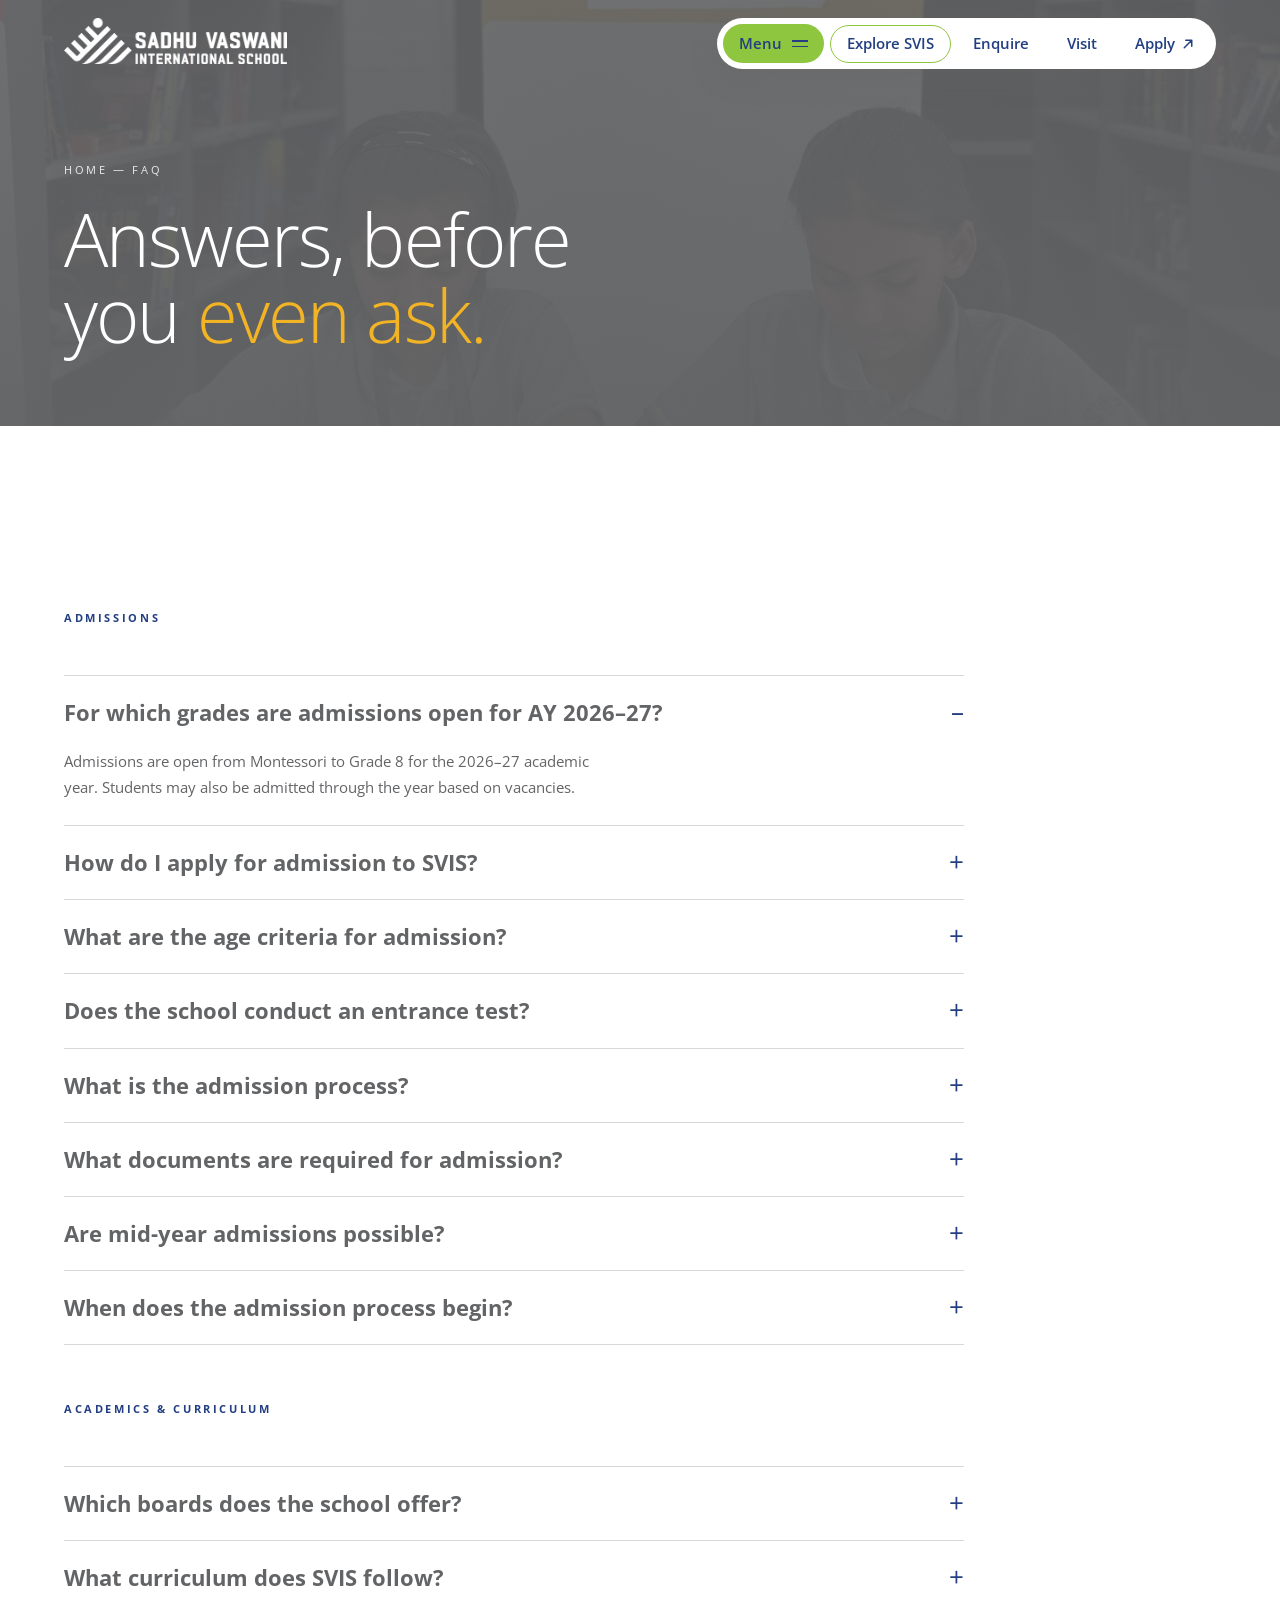
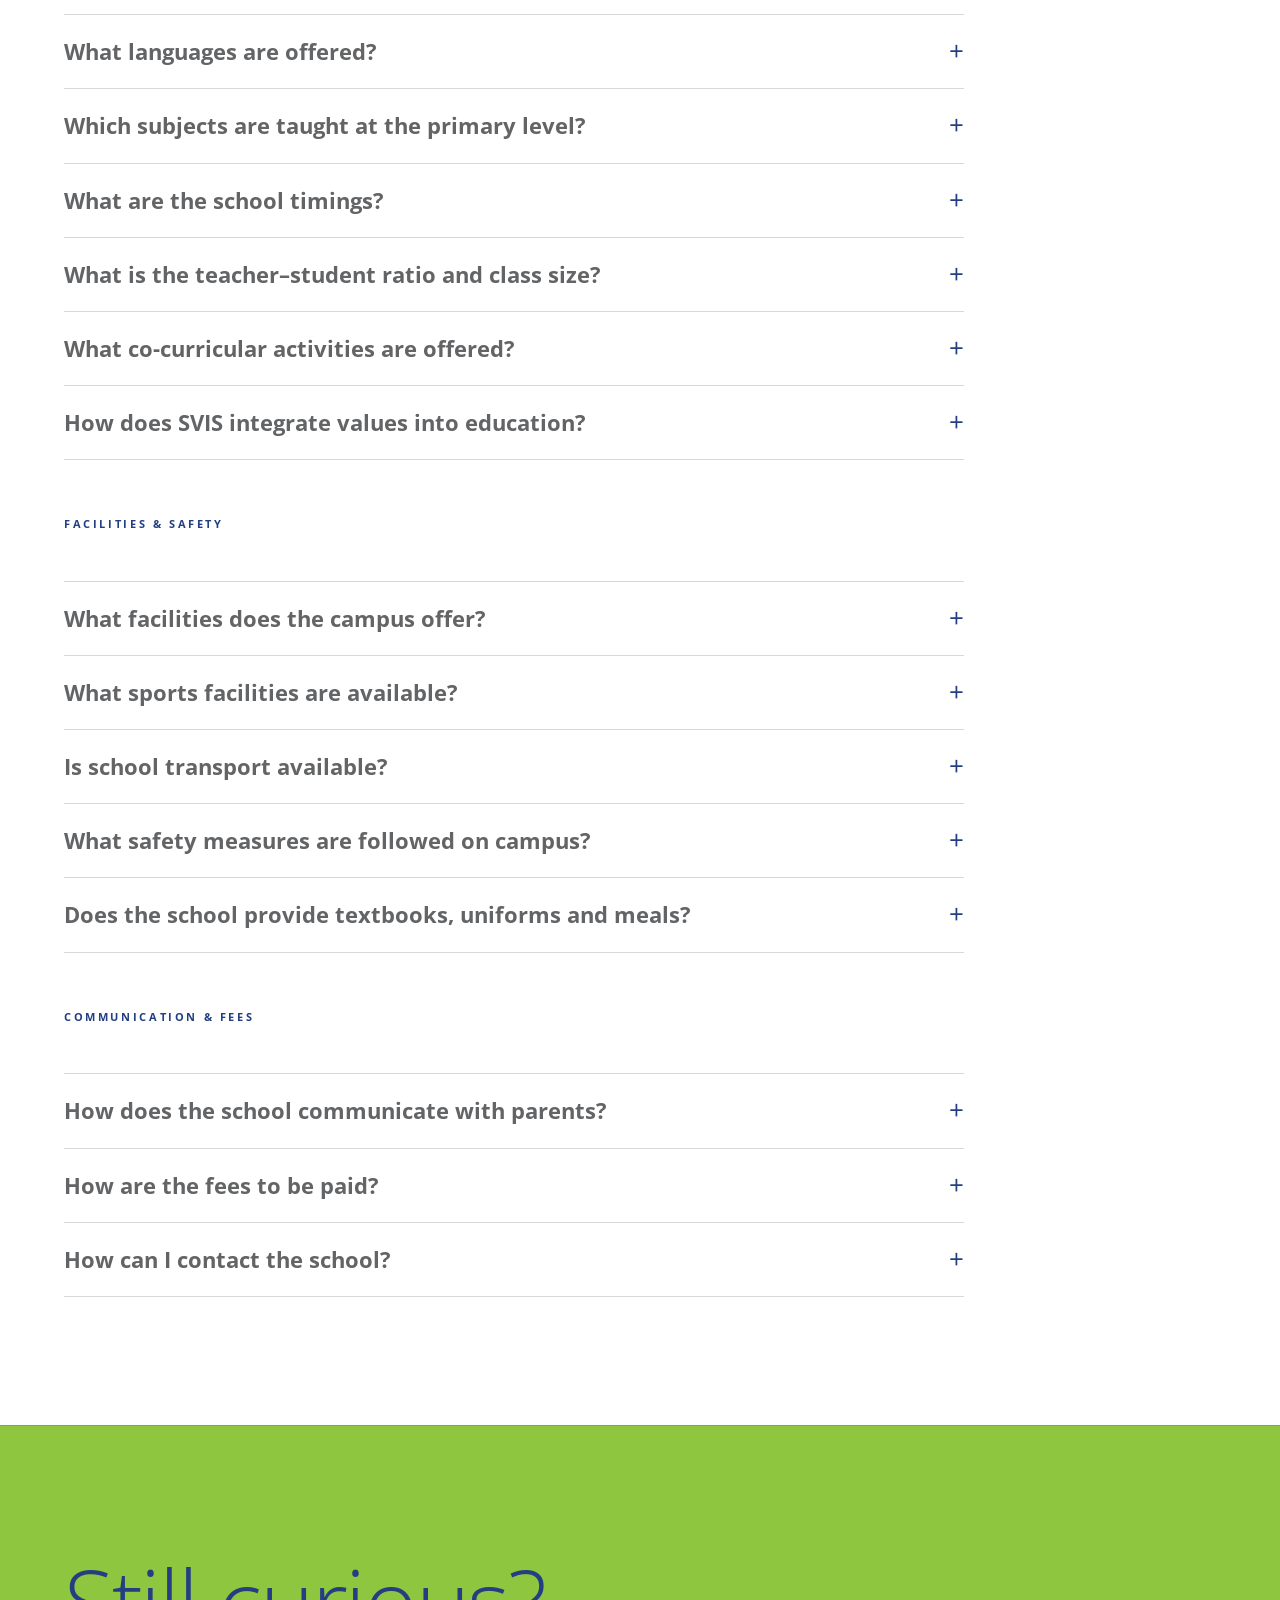
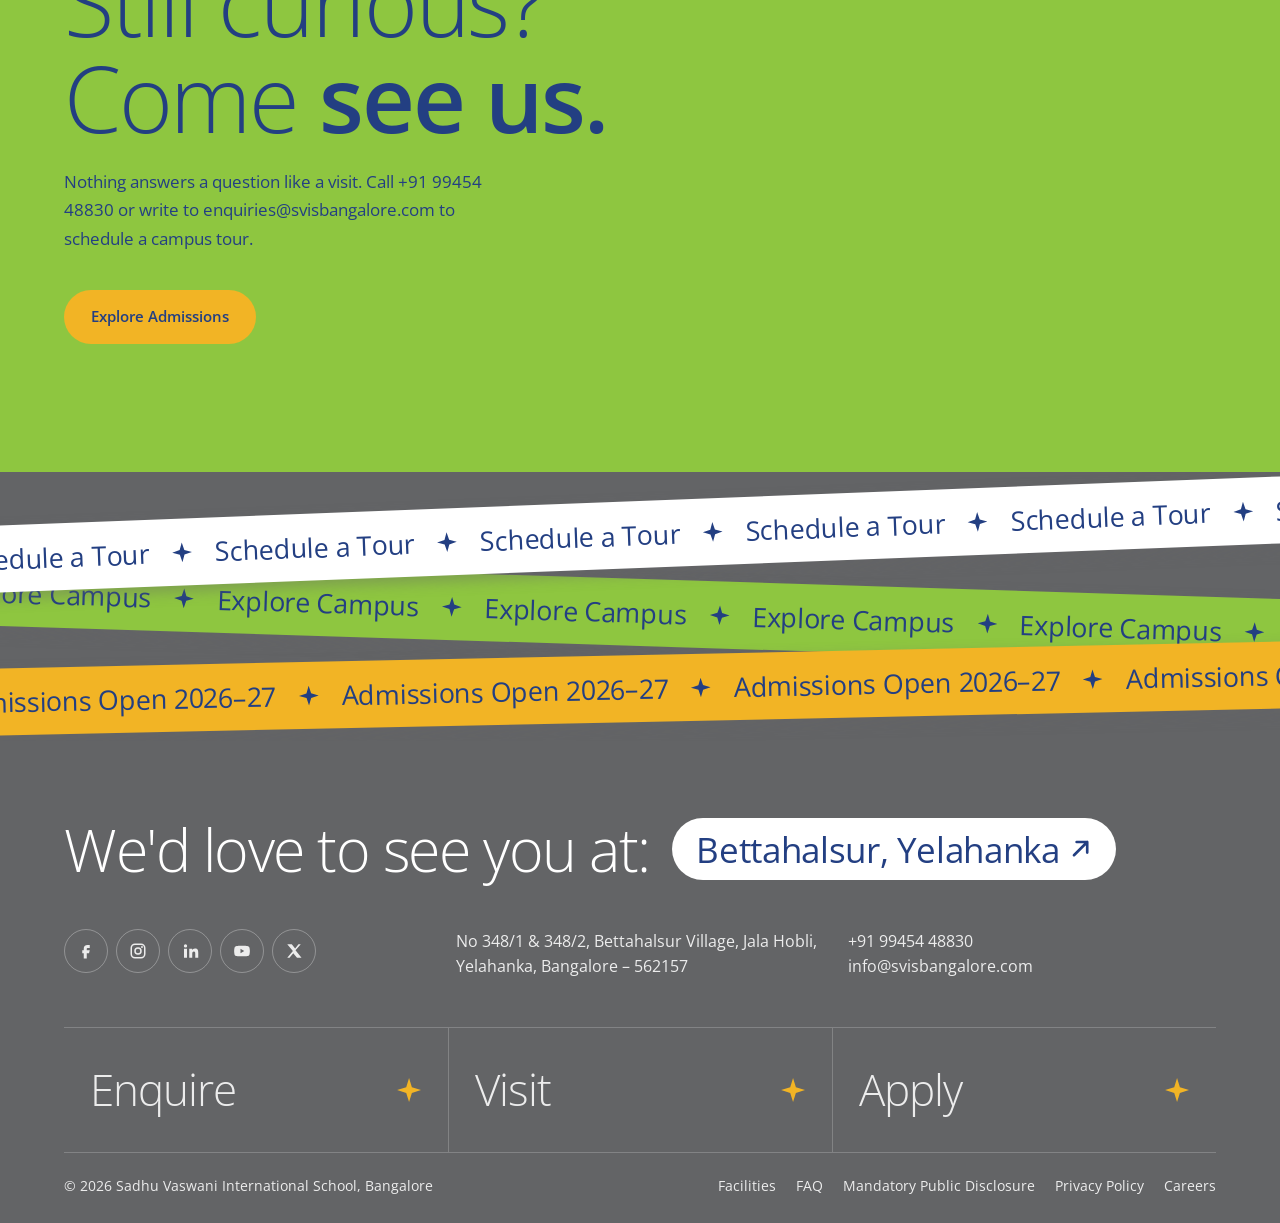
<file: faq.html>
<!DOCTYPE html>
<html lang="en">
<head>
<meta charset="UTF-8">
<meta name="viewport" content="width=device-width, initial-scale=1.0">
<title>SVIS Bangalore FAQ: Admissions, Fees, Transport &amp; Safety</title>
<meta name="description" content="Answers for parents about Sadhu Vaswani International School Bangalore: admissions, curriculum, fees, transport, safety and facilities.">
<link rel="canonical" href="https://svisbangalore.com/faq.html">
<meta name="robots" content="index, follow, max-image-preview:large, max-snippet:-1">
<meta property="og:type" content="article">
<meta property="og:site_name" content="SVIS Bangalore">
<meta property="og:title" content="FAQ — SVIS Bangalore (CBSE, Yelahanka)">
<meta property="og:description" content="Answers on admissions, age criteria, CBSE and IGCSE curricula, fees, timings, transport, safety and facilities at SVIS Bangalore.">
<meta property="og:url" content="https://svisbangalore.com/faq.html">
<meta property="og:locale" content="en_IN">
<meta property="og:image" content="https://svisbangalore.com/images/library-reading.jpg">
<meta name="twitter:card" content="summary_large_image">
<meta name="twitter:title" content="FAQ — SVIS Bangalore (CBSE, Yelahanka)">
<meta name="twitter:description" content="Answers on admissions, CBSE and IGCSE curricula, fees, timings, transport, safety and facilities.">
<meta name="twitter:image" content="https://svisbangalore.com/images/library-reading.jpg">
<link rel="icon" type="image/png" sizes="32x32" href="logo/favicon-32.png">
<link rel="icon" type="image/png" sizes="512x512" href="logo/favicon-512.png">
<link rel="apple-touch-icon" href="logo/favicon-512.png">
<link rel="preconnect" href="https://fonts.googleapis.com">
<link rel="preconnect" href="https://fonts.gstatic.com" crossorigin>
<link href="https://fonts.googleapis.com/css2?family=Open+Sans:ital,wght@0,300..800;1,300..800&display=swap" rel="stylesheet">
<link rel="stylesheet" href="assets/svis.css">
<script>document.documentElement.classList.add('js')</script>
<script type="application/ld+json">
{
  "@context": "https://schema.org",
  "@graph": [
    {
      "@type": "FAQPage",
      "@id": "https://svisbangalore.com/faq.html#faq",
      "url": "https://svisbangalore.com/faq.html",
      "name": "FAQ — SVIS Bangalore",
      "isPartOf": {
        "@id": "https://svisbangalore.com/#website"
      },
      "inLanguage": "en-IN",
      "breadcrumb": {
        "@id": "https://svisbangalore.com/faq.html#breadcrumb"
      },
      "mainEntity": [
        {
          "@type": "Question",
          "name": "For which grades are admissions open for AY 2026–27?",
          "acceptedAnswer": {
            "@type": "Answer",
            "text": "Admissions are open from Montessori to Grade 8 for the 2026–27 academic year. Students may also be admitted through the year based on vacancies."
          }
        },
        {
          "@type": "Question",
          "name": "How do I apply for admission to SVIS?",
          "acceptedAnswer": {
            "@type": "Answer",
            "text": "Apply via the online form on the website or get a form from the school office. Admission depends on seat availability, age criteria and the assessment/interaction results."
          }
        },
        {
          "@type": "Question",
          "name": "What are the age criteria for admission?",
          "acceptedAnswer": {
            "@type": "Answer",
            "text": "As on 31st May of the academic year: Nursery 3 years, LKG (KG I) 4 years, UKG (KG II) 5 years, Class 1 6 years. Older grades follow CBSE-recommended age norms. The kindergarten programme is a three-year curriculum — Nursery, LKG (K-I) and UKG (K-II)."
          }
        },
        {
          "@type": "Question",
          "name": "Does the school conduct an entrance test?",
          "acceptedAnswer": {
            "@type": "Answer",
            "text": "KG and Grade I admissions involve a verbal on-campus interaction covering perceptual, communication, motor and analytical skills. Grades II and above have a short written assessment on grade-appropriate content — English and Math for Grade II; English, Math, Science and the chosen second language for Grades III–IX — followed by an interaction with the Head of School."
          }
        },
        {
          "@type": "Question",
          "name": "What is the admission process?",
          "acceptedAnswer": {
            "@type": "Answer",
            "text": "Register online, complete verification, take an on-campus assessment, meet the academic team, then receive the final status. If selected, an admission confirmation email is sent within 5 working days; parents confirm within 7 days to secure the seat."
          }
        },
        {
          "@type": "Question",
          "name": "What documents are required for admission?",
          "acceptedAnswer": {
            "@type": "Answer",
            "text": "Birth certificate, Aadhaar cards (child and both parents), passport-size photos of the child and parents, and from Grade 2 onwards the original Transfer Certificate and previous year's report card — plus any address proof, medical reports or legal custody/guardianship documents that apply."
          }
        },
        {
          "@type": "Question",
          "name": "Are mid-year admissions possible?",
          "acceptedAnswer": {
            "@type": "Answer",
            "text": "Yes, handled case-by-case and subject to seat availability."
          }
        },
        {
          "@type": "Question",
          "name": "When does the admission process begin?",
          "acceptedAnswer": {
            "@type": "Answer",
            "text": "Each November for the following academic year."
          }
        },
        {
          "@type": "Question",
          "name": "Which boards does the school offer?",
          "acceptedAnswer": {
            "@type": "Answer",
            "text": "Two: the Central Board of Secondary Education (CBSE), New Delhi, for Grades 1–11, and IGCSE from Grade 8 onwards."
          }
        },
        {
          "@type": "Question",
          "name": "What curriculum does SVIS follow?",
          "acceptedAnswer": {
            "@type": "Answer",
            "text": "CBSE for Grades 1–11 and IGCSE from Grade 8 onwards, integrated with art-based, inquiry-based and experiential learning. Assessments are continuous and comprehensive — formative and summative tests each term, aligned to each board’s norms."
          }
        },
        {
          "@type": "Question",
          "name": "What languages are offered?",
          "acceptedAnswer": {
            "@type": "Answer",
            "text": "English is the medium of instruction. Hindi and Kannada are offered as second/third languages per CBSE; Kannada is mandatory as per NEP."
          }
        },
        {
          "@type": "Question",
          "name": "Which subjects are taught at the primary level?",
          "acceptedAnswer": {
            "@type": "Answer",
            "text": "English, Math, Science, Social Studies, Languages, Art and Computer Studies, alongside robotics, digital literacy, arts and sports."
          }
        },
        {
          "@type": "Question",
          "name": "What are the school timings?",
          "acceptedAnswer": {
            "@type": "Answer",
            "text": "Monday–Friday: Kindergarten & Nursery 8:00 AM–12:00 Noon; Grade I and above 8:00 AM–3:00 PM. School office: 8:00 AM–3:30 PM, plus the 2nd and 4th Saturdays, 8:00 AM–12:00 Noon."
          }
        },
        {
          "@type": "Question",
          "name": "What is the teacher–student ratio and class size?",
          "acceptedAnswer": {
            "@type": "Answer",
            "text": "15:1 in Pre-Primary; 28:1 in Primary and Secondary, with roughly 28–30 students per class and a focus on individual attention."
          }
        },
        {
          "@type": "Question",
          "name": "What co-curricular activities are offered?",
          "acceptedAnswer": {
            "@type": "Answer",
            "text": "Music, dance, art, drama, yoga, public speaking, robotics, clubs, inter-house and inter-school events, PE, sports and special assemblies. Field trips and educational tours are organised regularly."
          }
        },
        {
          "@type": "Question",
          "name": "How does SVIS integrate values into education?",
          "acceptedAnswer": {
            "@type": "Answer",
            "text": "Daily prayers, meditation, kindness projects and service activities — part of our value-based curriculum rooted in Sadhu Vaswani's teachings."
          }
        },
        {
          "@type": "Question",
          "name": "What facilities does the campus offer?",
          "acceptedAnswer": {
            "@type": "Answer",
            "text": "Smart classrooms, science, computer and math labs, a naturally lit library, music and art rooms, age-appropriate playgrounds, sports fields, an amphitheatre seating over 650 with digital sound and lighting, and an upcoming indoor arena — all on an IGBC Platinum green campus."
          }
        },
        {
          "@type": "Question",
          "name": "What sports facilities are available?",
          "acceptedAnswer": {
            "@type": "Answer",
            "text": "Athletics, basketball, football, volleyball, cricket, skating, yoga and indoor games with trained coaches — plus automatic enrolment at the Padukone–Dravid Centre for Sports Excellence."
          }
        },
        {
          "@type": "Question",
          "name": "Is school transport available?",
          "acceptedAnswer": {
            "@type": "Answer",
            "text": "Yes — GPS-enabled buses across major routes, integrated with the Roorides App, with trained drivers and a female attendant on every bus."
          }
        },
        {
          "@type": "Question",
          "name": "What safety measures are followed on campus?",
          "acceptedAnswer": {
            "@type": "Answer",
            "text": "CCTV surveillance, lady guards, controlled entry/exit, a compounded campus, restricted zones, first aid and strict child protection norms. Science labs follow safety standards under a designated lab-in-charge."
          }
        },
        {
          "@type": "Question",
          "name": "Does the school provide textbooks, uniforms and meals?",
          "acceptedAnswer": {
            "@type": "Answer",
            "text": "Yes — all textbooks and notebooks are provided by the school, and uniforms are purchased directly through the school. An optional meal plan provides breakfast at 8:30 AM and lunch at 12:00 PM at extra cost, with a weekly \"Fun Fridays\" menu highlight; students may also bring their own food."
          }
        },
        {
          "@type": "Question",
          "name": "How does the school communicate with parents?",
          "acceptedAnswer": {
            "@type": "Answer",
            "text": "Via the My Classboard (MCB) parent portal app, emails, circulars, the school diary and parent-teacher meetings. Parents can meet teachers or leadership during PTMs or by prior appointment through the office."
          }
        },
        {
          "@type": "Question",
          "name": "How are the fees to be paid?",
          "acceptedAnswer": {
            "@type": "Answer",
            "text": "Online or offline through the school's MCB parent portal. Clear and transparent fee details for every grade are shared by the admission office on request."
          }
        },
        {
          "@type": "Question",
          "name": "How can I contact the school?",
          "acceptedAnswer": {
            "@type": "Answer",
            "text": "Call or WhatsApp +91 99454 48830, email info@svisbangalore.com or enquiries@svisbangalore.com, or visit No 348/1 & 348/2, Bettahalsur Village, Jala Hobli, Yelahanka, Bangalore – 562157."
          }
        }
      ]
    },
    {
      "@type": "BreadcrumbList",
      "@id": "https://svisbangalore.com/faq.html#breadcrumb",
      "itemListElement": [
        {
          "@type": "ListItem",
          "position": 1,
          "name": "Home",
          "item": "https://svisbangalore.com/"
        },
        {
          "@type": "ListItem",
          "position": 2,
          "name": "FAQ",
          "item": "https://svisbangalore.com/faq.html"
        }
      ]
    }
  ]
}
</script>
<style>
  body{background:var(--paper)}
  .page-hero{position:relative;background:var(--grey);color:var(--on-navy);padding:clamp(120px,18vh,190px) 0 clamp(40px,7vw,72px)}
  .page-hero img{position:absolute;inset:0;width:100%;height:100%;object-fit:cover;opacity:.28}
  .page-hero .veil{position:absolute;inset:0;background:linear-gradient(180deg,rgba(99,100,102,.7),rgba(99,100,102,.9))}
  .page-hero .crumbs{position:relative;z-index:2;font-size:.68rem;letter-spacing:.24em;text-transform:uppercase;color:var(--on-navy-muted);margin-bottom:22px}
  .page-hero .crumbs a{color:inherit;text-decoration:none}
  .page-hero h1{position:relative;z-index:2;font-size:clamp(2.3rem,6.4vw,4.6rem);line-height:1.04;max-width:18ch;color:var(--on-navy)}
  .faq-list{margin-top:48px;border-top:1px solid var(--line);max-width:900px}
  .faq-list details{border-bottom:1px solid var(--line)}
  .faq-list summary{display:flex;justify-content:space-between;align-items:baseline;gap:20px;cursor:pointer;padding-block:22px;font-family:var(--disp);font-weight:700;font-size:clamp(1.05rem,2.6vw,1.35rem);line-height:1.35;list-style:none}
  .faq-list summary::-webkit-details-marker{display:none}
  .faq-list summary::after{content:"+";font-weight:400;font-size:1.6rem;color:var(--ink);flex:none;line-height:1}
  .faq-list details[open] summary::after{content:"–"}
  .faq-list details p{padding:0 0 24px;color:var(--muted);line-height:1.7;max-width:62ch;font-size:.96rem}
  .faq-cat{margin-top:56px;font-size:.68rem;letter-spacing:.24em;text-transform:uppercase;font-weight:700;color:var(--ink)}
</style>
</head>
<body>
<a class="skip-link" href="#main">Skip to content</a>
<svg class="sprite" aria-hidden="true">
  <defs>
    <path id="ringp" d="M50 50m-33 0a33 33 0 1 1 66 0a33 33 0 1 1-66 0"/>
    <clipPath id="blade" clipPathUnits="objectBoundingBox"><path d="M.2 0H1V1H.03C.2.8.3.54.25.3.23.18.21.08.2 0Z"/></clipPath>
    <clipPath id="tri" clipPathUnits="objectBoundingBox"><path d="M.44.05Q.5-.03.56.05L.98.89Q1.03 1 .92 1H.08Q-.03 1 .02.89Z"/></clipPath>
  </defs>
  <symbol id="scallop" viewBox="0 0 100 100"><path d="M50.0 6.0A10.6 10.6 0 0 1 69.1 10.4A10.6 10.6 0 0 1 84.4 22.6A10.6 10.6 0 0 1 92.9 40.2A10.6 10.6 0 0 1 92.9 59.8A10.6 10.6 0 0 1 84.4 77.4A10.6 10.6 0 0 1 69.1 89.6A10.6 10.6 0 0 1 50.0 94.0A10.6 10.6 0 0 1 30.9 89.6A10.6 10.6 0 0 1 15.6 77.4A10.6 10.6 0 0 1 7.1 59.8A10.6 10.6 0 0 1 7.1 40.2A10.6 10.6 0 0 1 15.6 22.6A10.6 10.6 0 0 1 30.9 10.4A10.6 10.6 0 0 1 50.0 6.0Z"/></symbol>
  <symbol id="squiggle" viewBox="0 0 120 24" preserveAspectRatio="xMinYMid meet"><path d="M2 14c10-14 18 12 30 2s16-14 28-2 18 12 30 0 14-12 28-4" fill="none" stroke="currentColor" stroke-width="3" stroke-linecap="round"/></symbol>
  <symbol id="star" viewBox="0 0 24 24"><path fill="currentColor" d="M12 1l2.6 8.4L23 12l-8.4 2.6L12 23l-2.6-8.4L1 12l8.4-2.6z"/></symbol>
  <symbol id="arrow-ne" viewBox="0 0 16 16"><path d="M3 13 13 3M5 3h8v8" fill="none" stroke="currentColor" stroke-width="2" stroke-linecap="round" stroke-linejoin="round"/></symbol>
  <symbol id="arrow-r" viewBox="0 0 16 16"><path d="M2 8h12M9 3l5 5-5 5" fill="none" stroke="currentColor" stroke-width="2" stroke-linecap="round" stroke-linejoin="round"/></symbol>
  <symbol id="arrow-l" viewBox="0 0 16 16"><path d="M14 8H2M7 3 2 8l5 5" fill="none" stroke="currentColor" stroke-width="2" stroke-linecap="round" stroke-linejoin="round"/></symbol>
  <symbol id="i-fb" viewBox="0 0 24 24"><path fill="currentColor" d="M14 8h3V4h-3a5 5 0 0 0-5 5v2H7v4h2v7h4v-7h3l1-4h-4V9a1 1 0 0 1 1-1z"/></symbol>
  <symbol id="i-ig" viewBox="0 0 24 24"><g fill="none" stroke="currentColor" stroke-width="2"><rect x="3" y="3" width="18" height="18" rx="5"/><circle cx="12" cy="12" r="4"/></g><circle cx="17.3" cy="6.7" r="1.3" fill="currentColor"/></symbol>
  <symbol id="i-li" viewBox="0 0 24 24"><path fill="currentColor" d="M4 9h4v12H4zM6 3a2.2 2.2 0 1 1 0 4.4A2.2 2.2 0 0 1 6 3zm5 6h3.8v1.7c.6-1 1.9-2 3.8-2 4 0 4.4 2.6 4.4 6V21h-4v-5.3c0-1.3 0-3-1.8-3s-2.2 1.4-2.2 2.9V21h-4z"/></symbol>
  <symbol id="i-yt" viewBox="0 0 24 24"><path fill="currentColor" d="M22 7.5a3 3 0 0 0-2-2C18 5 12 5 12 5s-6 0-8 .5a3 3 0 0 0-2 2A30 30 0 0 0 1.500 12 30 30 0 0 0 2 16.500a3 3 0 0 0 2 2c2 .5 8 .5 8 .5s6 0 8-.5a3 3 0 0 0 2-2 30 30 0 0 0 .5-4.500A30 30 0 0 0 22 7.500zM10 15V9l5 3z"/></symbol>
  <symbol id="i-x" viewBox="0 0 24 24"><path fill="currentColor" d="M18 3h3l-7 8 8 10h-6l-5-6-5 6H3l7.500-9L3 3h6l4.500 5.500z"/></symbol>
</svg>

<header class="site on-dark" id="siteHeader">
  <a class="logo" href="index.html" aria-label="Sadhu Vaswani International School, Bangalore home">
    <picture class="lg-c"><source media="(max-width:560px)" srcset="logo/logo-mark-color.png" width="1200" height="818"><img src="logo/logo-full-color.png" width="2000" height="413" alt="Sadhu Vaswani International School"></picture>
    <picture class="lg-w"><source media="(max-width:560px)" srcset="logo/logo-mark-white.png" width="1200" height="818"><img src="logo/logo-full-white.png" width="2000" height="413" alt=""></picture>
  </a>
  <div class="bar">
    <button class="b-menu" id="menuBtn" type="button" aria-expanded="false" aria-controls="siteMenu"><span>Menu</span><i></i></button>
    <a class="b-guide" href="index.html#guide">Explore SVIS</a>
    <a class="b-q" href="admissions.html">Enquire</a>
    <a class="b-q" href="#tour">Visit</a>
    <a class="b-apply" href="https://svisbangalore.com/svis-admission-form/">Apply <svg aria-hidden="true"><use href="#arrow-ne"/></svg></a>
    <div class="menu" id="siteMenu">
      <nav aria-label="Primary">
        <ul>
          <li><a href="about.html"><b>About SVIS</b><span>Our story, values and leadership</span></a></li>
          <li><a href="index.html#academics"><b>Academics</b><span>CBSE for Grades 1–11, IGCSE from Grade 8</span></a></li>
          <li><a href="index.html#campus"><b>Campus</b><span>An IGBC Platinum green campus in Yelahanka</span></a></li>
          <li><a href="facilities.html"><b>Facilities</b><span>Labs, library, sports, transport and daily care</span></a></li>
          <li><a href="admissions.html"><b>Admissions</b><span>Process, age criteria and documents for 2026–27</span></a></li>
          <li><a href="faq.html" aria-current="page"><b>FAQ</b><span>Answers for parents</span></a></li>
        </ul>
      </nav>
      <div class="m-side">
        <img src="logo/logo-mark-white.png" width="1200" height="818" alt="" loading="lazy">
        <p>No 348/1 &amp; 348/2, Bettahalsur Village, Jala Hobli, Yelahanka, Bangalore – 562157</p>
        <p><a href="tel:+919945448830">+91 99454 48830</a><br><a href="mailto:enquiries@svisbangalore.com">enquiries@svisbangalore.com</a></p>
        <svg aria-hidden="true"><use href="#squiggle"/></svg>
      </div>
    </div>
  </div>
</header>
<div class="scrim" aria-hidden="true"></div>
<main id="main">

<section class="page-hero">
  <img src="images/library-reading.jpg" width="1920" height="1440" alt="Two SVIS students reading together at a library table." fetchpriority="high">
  <div class="veil"></div>
  <div class="wrap">
    <p class="crumbs"><a href="index.html">Home</a> — FAQ</p>
    <h1>Answers, before you <em style="color:var(--gold)">even ask.</em></h1>
  </div>
</section>

<!-- ADMISSIONS FAQ -->
<section>
  <div class="wrap">
    <p class="faq-cat">Admissions</p>
    <div class="faq-list">
      <details open><summary>For which grades are admissions open for AY 2026–27?</summary><p>Admissions are open from Montessori to Grade 8 for the 2026–27 academic year. Students may also be admitted through the year based on vacancies.</p></details>
      <details><summary>How do I apply for admission to SVIS?</summary><p>Apply via the online form on the website or get a form from the school office. Admission depends on seat availability, age criteria and the assessment/interaction results.</p></details>
      <details><summary>What are the age criteria for admission?</summary><p>As on 31st May of the academic year: Nursery 3 years, LKG (KG I) 4 years, UKG (KG II) 5 years, Class 1 6 years. Older grades follow CBSE-recommended age norms. The kindergarten programme is a three-year curriculum — Nursery, LKG (K-I) and UKG (K-II).</p></details>
      <details><summary>Does the school conduct an entrance test?</summary><p>KG and Grade I admissions involve a verbal on-campus interaction covering perceptual, communication, motor and analytical skills. Grades II and above have a short written assessment on grade-appropriate content — English and Math for Grade II; English, Math, Science and the chosen second language for Grades III–IX — followed by an interaction with the Head of School.</p></details>
      <details><summary>What is the admission process?</summary><p>Register online, complete verification, take an on-campus assessment, meet the academic team, then receive the final status. If selected, an admission confirmation email is sent within 5 working days; parents confirm within 7 days to secure the seat.</p></details>
      <details><summary>What documents are required for admission?</summary><p>Birth certificate, Aadhaar cards (child and both parents), passport-size photos of the child and parents, and from Grade 2 onwards the original Transfer Certificate and previous year's report card — plus any address proof, medical reports or legal custody/guardianship documents that apply.</p></details>
      <details><summary>Are mid-year admissions possible?</summary><p>Yes, handled case-by-case and subject to seat availability.</p></details>
      <details><summary>When does the admission process begin?</summary><p>Each November for the following academic year.</p></details>
    </div>

    <p class="faq-cat">Academics &amp; Curriculum</p>
    <div class="faq-list">
      <details><summary>Which boards does the school offer?</summary><p>Two: the Central Board of Secondary Education (CBSE), New Delhi, for Grades 1–11, and IGCSE from Grade 8 onwards.</p></details>
      <details><summary>What curriculum does SVIS follow?</summary><p>CBSE for Grades 1–11 and IGCSE from Grade 8 onwards, integrated with art-based, inquiry-based and experiential learning. Assessments are continuous and comprehensive — formative and summative tests each term, aligned to each board’s norms.</p></details>
      <details><summary>What languages are offered?</summary><p>English is the medium of instruction. Hindi and Kannada are offered as second/third languages per CBSE; Kannada is mandatory as per NEP.</p></details>
      <details><summary>Which subjects are taught at the primary level?</summary><p>English, Math, Science, Social Studies, Languages, Art and Computer Studies, alongside robotics, digital literacy, arts and sports.</p></details>
      <details><summary>What are the school timings?</summary><p>Monday–Friday: Kindergarten &amp; Nursery 8:00 AM–12:00 Noon; Grade I and above 8:00 AM–3:00 PM. School office: 8:00 AM–3:30 PM, plus the 2nd and 4th Saturdays, 8:00 AM–12:00 Noon.</p></details>
      <details><summary>What is the teacher–student ratio and class size?</summary><p>15:1 in Pre-Primary; 28:1 in Primary and Secondary, with roughly 28–30 students per class and a focus on individual attention.</p></details>
      <details><summary>What co-curricular activities are offered?</summary><p>Music, dance, art, drama, yoga, public speaking, robotics, clubs, inter-house and inter-school events, PE, sports and special assemblies. Field trips and educational tours are organised regularly.</p></details>
      <details><summary>How does SVIS integrate values into education?</summary><p>Daily prayers, meditation, kindness projects and service activities — part of our value-based curriculum rooted in Sadhu Vaswani's teachings.</p></details>
    </div>

    <p class="faq-cat">Facilities &amp; Safety</p>
    <div class="faq-list">
      <details><summary>What facilities does the campus offer?</summary><p>Smart classrooms, science, computer and math labs, a naturally lit library, music and art rooms, age-appropriate playgrounds, sports fields, an amphitheatre seating over 650 with digital sound and lighting, and an upcoming indoor arena — all on an IGBC Platinum green campus.</p></details>
      <details><summary>What sports facilities are available?</summary><p>Athletics, basketball, football, volleyball, cricket, skating, yoga and indoor games with trained coaches — plus automatic enrolment at the Padukone–Dravid Centre for Sports Excellence.</p></details>
      <details><summary>Is school transport available?</summary><p>Yes — GPS-enabled buses across major routes, integrated with the Roorides App, with trained drivers and a female attendant on every bus.</p></details>
      <details><summary>What safety measures are followed on campus?</summary><p>CCTV surveillance, lady guards, controlled entry/exit, a compounded campus, restricted zones, first aid and strict child protection norms. Science labs follow safety standards under a designated lab-in-charge.</p></details>
      <details><summary>Does the school provide textbooks, uniforms and meals?</summary><p>Yes — all textbooks and notebooks are provided by the school, and uniforms are purchased directly through the school. An optional meal plan provides breakfast at 8:30 AM and lunch at 12:00 PM at extra cost, with a weekly "Fun Fridays" menu highlight; students may also bring their own food.</p></details>
    </div>

    <p class="faq-cat">Communication &amp; Fees</p>
    <div class="faq-list">
      <details><summary>How does the school communicate with parents?</summary><p>Via the My Classboard (MCB) parent portal app, emails, circulars, the school diary and parent-teacher meetings. Parents can meet teachers or leadership during PTMs or by prior appointment through the office.</p></details>
      <details><summary>How are the fees to be paid?</summary><p>Online or offline through the school's MCB parent portal. Clear and transparent fee details for every grade are shared by the admission office on request.</p></details>
      <details><summary>How can I contact the school?</summary><p>Call or WhatsApp +91 99454 48830, email info@svisbangalore.com or enquiries@svisbangalore.com, or visit No 348/1 &amp; 348/2, Bettahalsur Village, Jala Hobli, Yelahanka, Bangalore – 562157.</p></details>
    </div>
  </div>
</section>

<section class="cta-band on-navy" style="background:var(--navy-2);border-top:1px solid rgba(35,63,130,.2)">
  <div class="wrap">
    <h2><span class="line"><span class="line-in">Still curious?</span></span><span class="line"><span class="line-in">Come <em>see us.</em></span></span></h2>
    <p>Nothing answers a question like a visit. Call +91 99454 48830 or write to enquiries@svisbangalore.com to schedule a campus tour.</p>
    <a class="btn btn-gold" href="admissions.html">Explore Admissions</a>
  </div>
</section>

</main>

<section class="ribbons" id="tour" aria-label="Schedule a tour">
  <div class="ribbon"><div class="rb-track"><span>Schedule a Tour <svg aria-hidden="true"><use href="#star"/></svg></span><span>Schedule a Tour <svg aria-hidden="true"><use href="#star"/></svg></span><span>Schedule a Tour <svg aria-hidden="true"><use href="#star"/></svg></span><span>Schedule a Tour <svg aria-hidden="true"><use href="#star"/></svg></span><span>Schedule a Tour <svg aria-hidden="true"><use href="#star"/></svg></span><span>Schedule a Tour <svg aria-hidden="true"><use href="#star"/></svg></span><span>Schedule a Tour <svg aria-hidden="true"><use href="#star"/></svg></span><span>Schedule a Tour <svg aria-hidden="true"><use href="#star"/></svg></span><span>Schedule a Tour <svg aria-hidden="true"><use href="#star"/></svg></span><span>Schedule a Tour <svg aria-hidden="true"><use href="#star"/></svg></span><span>Schedule a Tour <svg aria-hidden="true"><use href="#star"/></svg></span><span>Schedule a Tour <svg aria-hidden="true"><use href="#star"/></svg></span><span>Schedule a Tour <svg aria-hidden="true"><use href="#star"/></svg></span><span>Schedule a Tour <svg aria-hidden="true"><use href="#star"/></svg></span><span>Schedule a Tour <svg aria-hidden="true"><use href="#star"/></svg></span><span>Schedule a Tour <svg aria-hidden="true"><use href="#star"/></svg></span></div></div>
  <div class="ribbon"><div class="rb-track"><span>Explore Campus <svg aria-hidden="true"><use href="#star"/></svg></span><span>Explore Campus <svg aria-hidden="true"><use href="#star"/></svg></span><span>Explore Campus <svg aria-hidden="true"><use href="#star"/></svg></span><span>Explore Campus <svg aria-hidden="true"><use href="#star"/></svg></span><span>Explore Campus <svg aria-hidden="true"><use href="#star"/></svg></span><span>Explore Campus <svg aria-hidden="true"><use href="#star"/></svg></span><span>Explore Campus <svg aria-hidden="true"><use href="#star"/></svg></span><span>Explore Campus <svg aria-hidden="true"><use href="#star"/></svg></span><span>Explore Campus <svg aria-hidden="true"><use href="#star"/></svg></span><span>Explore Campus <svg aria-hidden="true"><use href="#star"/></svg></span><span>Explore Campus <svg aria-hidden="true"><use href="#star"/></svg></span><span>Explore Campus <svg aria-hidden="true"><use href="#star"/></svg></span><span>Explore Campus <svg aria-hidden="true"><use href="#star"/></svg></span><span>Explore Campus <svg aria-hidden="true"><use href="#star"/></svg></span><span>Explore Campus <svg aria-hidden="true"><use href="#star"/></svg></span><span>Explore Campus <svg aria-hidden="true"><use href="#star"/></svg></span></div></div>
  <div class="ribbon"><div class="rb-track"><span>Admissions Open 2026–27 <svg aria-hidden="true"><use href="#star"/></svg></span><span>Admissions Open 2026–27 <svg aria-hidden="true"><use href="#star"/></svg></span><span>Admissions Open 2026–27 <svg aria-hidden="true"><use href="#star"/></svg></span><span>Admissions Open 2026–27 <svg aria-hidden="true"><use href="#star"/></svg></span><span>Admissions Open 2026–27 <svg aria-hidden="true"><use href="#star"/></svg></span><span>Admissions Open 2026–27 <svg aria-hidden="true"><use href="#star"/></svg></span><span>Admissions Open 2026–27 <svg aria-hidden="true"><use href="#star"/></svg></span><span>Admissions Open 2026–27 <svg aria-hidden="true"><use href="#star"/></svg></span><span>Admissions Open 2026–27 <svg aria-hidden="true"><use href="#star"/></svg></span><span>Admissions Open 2026–27 <svg aria-hidden="true"><use href="#star"/></svg></span><span>Admissions Open 2026–27 <svg aria-hidden="true"><use href="#star"/></svg></span><span>Admissions Open 2026–27 <svg aria-hidden="true"><use href="#star"/></svg></span><span>Admissions Open 2026–27 <svg aria-hidden="true"><use href="#star"/></svg></span><span>Admissions Open 2026–27 <svg aria-hidden="true"><use href="#star"/></svg></span><span>Admissions Open 2026–27 <svg aria-hidden="true"><use href="#star"/></svg></span><span>Admissions Open 2026–27 <svg aria-hidden="true"><use href="#star"/></svg></span></div></div>
</section>

<footer class="site">
  <div class="wrap">
    <p class="f-see">We'd love to see you at: <a class="f-pill" href="https://www.google.com/maps/search/?api=1&amp;query=Sadhu+Vaswani+International+School+Bangalore">Bettahalsur, Yelahanka <svg aria-hidden="true"><use href="#arrow-ne"/></svg></a></p>
    <div class="f-info">
      <div class="f-social">
        <a href="https://www.facebook.com/svisbangalore" target="_blank" rel="noopener" aria-label="Facebook"><svg aria-hidden="true"><use href="#i-fb"/></svg></a>
        <a href="https://www.instagram.com/svisbangalore" target="_blank" rel="noopener" aria-label="Instagram"><svg aria-hidden="true"><use href="#i-ig"/></svg></a>
        <a href="https://www.linkedin.com/company/svisbangalore" target="_blank" rel="noopener" aria-label="LinkedIn"><svg aria-hidden="true"><use href="#i-li"/></svg></a>
        <a href="https://www.youtube.com/@SVISBangalore" target="_blank" rel="noopener" aria-label="YouTube"><svg aria-hidden="true"><use href="#i-yt"/></svg></a>
        <a href="https://twitter.com/SVISBangalore" target="_blank" rel="noopener" aria-label="X"><svg aria-hidden="true"><use href="#i-x"/></svg></a>
      </div>
      <p>No 348/1 &amp; 348/2, Bettahalsur Village, Jala Hobli, Yelahanka, Bangalore – 562157</p>
      <p><a href="tel:+919945448830">+91 99454 48830</a><br><a href="mailto:info@svisbangalore.com">info@svisbangalore.com</a></p>
    </div>
    <div class="f-cells">
      <a href="mailto:enquiries@svisbangalore.com">Enquire <svg aria-hidden="true"><use href="#star"/></svg></a>
      <a href="mailto:enquiries@svisbangalore.com?subject=Campus%20tour">Visit <svg aria-hidden="true"><use href="#star"/></svg></a>
      <a href="https://svisbangalore.com/svis-admission-form/">Apply <svg aria-hidden="true"><use href="#star"/></svg></a>
    </div>
    <div class="f-base">
      <span>© 2026 Sadhu Vaswani International School, Bangalore</span>
      <nav aria-label="Footer">
        <a href="facilities.html">Facilities</a>
        <a href="faq.html">FAQ</a>
        <a href="https://svisbangalore.com/mandatory-public-disclosure/">Mandatory Public Disclosure</a>
        <a href="https://svisbangalore.com/privacy-policy/">Privacy Policy</a>
        <a href="https://svisbangalore.com/careers/">Careers</a>
      </nav>
    </div>
  </div>
</footer>

<div class="sticky-cta auto">
  <a class="btn btn-primary" href="#tour">Schedule a Tour</a>
  <a class="wa" href="https://wa.me/919945448830" target="_blank" rel="noopener" aria-label="WhatsApp">
    <svg width="22" height="22" viewBox="0 0 24 24" fill="currentColor"><path d="M12 2a10 10 0 0 0-8.6 15.1L2 22l5-1.3A10 10 0 1 0 12 2Zm0 18.2c-1.5 0-3-.4-4.3-1.2l-.3-.2-3 .8.8-2.9-.2-.3A8.2 8.2 0 1 1 12 20.2Zm4.6-6.1c-.3-.1-1.5-.7-1.7-.8-.2-.1-.4-.1-.6.1-.2.3-.6.8-.8 1-.1.2-.3.2-.5.1a6.7 6.7 0 0 1-3.3-2.9c-.3-.4.2-.4.6-1.3.1-.2 0-.4 0-.5L9.2 8c-.2-.4-.4-.4-.6-.4h-.5c-.2 0-.5.1-.7.3-.9.9-1.1 2.2-.2 3.9a11 11 0 0 0 4.4 4c1.7.8 2.5.9 3.4.7.5-.1 1.5-.6 1.7-1.2.2-.6.2-1.1.1-1.2 0-.1-.2-.2-.2-.2Z"/></svg>
  </a>
</div>

<script src="assets/svis.js" defer onerror="document.documentElement.classList.remove('js')"></script>
</body>
</html>
</file>
<file: assets/home.css>
/* SVIS homepage. Palette: light green #8EC640, blue #233f82, yellow #F2B425, orange #E8772E, grey #636466 + white. Text on light green or yellow is blue. No dark green, no maroon. */
:root{
  --green:#8EC640; --ink:#233f82; --lime:#8EC640; --grey:#636466; --orange:#E8772E; --gold:#F2B425; --blue:#233f82;
  --g:clamp(20px,5vw,72px); --hd:76px; --ease:cubic-bezier(.2,.7,.1,1);
  --f:"Open Sans",-apple-system,"Segoe UI",sans-serif;
  --deva:"Noto Sans Devanagari","Kohinoor Devanagari","Devanagari Sangam MN",sans-serif;
}
*{box-sizing:border-box}
html{-webkit-text-size-adjust:100%}
body{margin:0;background:#fff;color:var(--grey);font:400 1rem/1.6 var(--f);overflow-x:hidden}
img{display:block;max-width:100%}
a{color:inherit}
button{font:inherit}
.sprite{display:none}
.wrap{width:min(1180px,100% - 2*var(--g));margin-inline:auto}
.sr{position:absolute;width:1px;height:1px;overflow:hidden;clip:rect(0 0 0 0);white-space:nowrap}
.skip{position:absolute;left:-999px;top:12px;z-index:100;background:#fff;color:var(--ink);padding:10px 16px;border-radius:999px;font-weight:700}
.skip:focus{left:16px}
:focus-visible{outline:3px solid var(--gold);outline-offset:3px}
section{position:relative}

/* ---------- header ---------- */
.hd{position:fixed;inset:0 0 auto;z-index:50;height:var(--hd);display:flex;align-items:center;gap:28px;padding:0 var(--g);color:#fff;transition:background .35s,box-shadow .35s}
.hd.solid{background:var(--green);color:var(--ink);box-shadow:0 2px 16px rgba(99,100,102,.3)}
.hd.solid .util a,.menu-open .util a{text-shadow:none}
.menu-open .util{color:var(--ink)}
.menu-open .hd{background:transparent;box-shadow:none}
.hd-logo{position:relative;display:block;width:194px;height:40px;margin-right:auto}
.hd-logo .badge{position:absolute;left:0;top:-2px;width:136px;height:136px;border-radius:50%;background:#fff;display:grid;place-items:center;box-shadow:0 8px 28px rgba(99,100,102,.35);transform-origin:20% 20%;transition:opacity .3s,scale .4s var(--ease)}
.hd-logo .badge img{width:74%;height:auto}
.hd-logo .word{position:absolute;left:0;top:0;height:40px;width:auto;opacity:0;transition:opacity .3s}
.hd.solid .badge,.menu-open .badge{opacity:0;scale:.5;pointer-events:none}
.hd.solid .word,.menu-open .word{opacity:1}
.util{display:flex;gap:24px;font-size:.86rem;font-weight:500}
.util a{display:flex;align-items:center;gap:7px;text-decoration:none;text-shadow:0 1px 10px rgba(99,100,102,.7)}
.util a:hover{text-decoration:underline;text-underline-offset:4px}
.util svg{width:16px;height:16px;flex:none}
.burger{position:relative;z-index:2;flex:none;width:48px;height:48px;border-radius:50%;border:0;background:var(--gold);cursor:pointer;display:grid;place-items:center;transition:background .3s}
.burger i,.burger i::before,.burger i::after{display:block;width:18px;height:2px;border-radius:2px;background:var(--blue);transition:background .3s,top .3s,rotate .3s}
.burger i{position:relative}
.burger i::before,.burger i::after{content:"";position:absolute;left:0}
.burger i::before{top:-6px}
.burger i::after{top:6px}
.menu-open .burger{background:#fff}
.menu-open .burger i{background:transparent}
.menu-open .burger i::before{top:0;rotate:45deg}
.menu-open .burger i::after{top:0;rotate:-45deg}
@media(max-width:1020px){.util{display:none}}
@media(max-width:760px){
  :root{--hd:66px}
  .hd-logo{width:160px;height:33px}
  .hd-logo .word{height:33px}
  .hd-logo .badge{width:92px;height:92px;top:-6px}
}

/* ---------- menu ---------- */
.menu{position:fixed;inset:0;z-index:40;display:grid;grid-template-columns:38% 1fr;visibility:hidden;opacity:0;transition:opacity .45s,visibility 0s .45s}
.menu-open{overflow:hidden}
.menu-open .menu{visibility:visible;opacity:1;transition:opacity .45s}
.m-photo{position:relative;overflow:hidden}
.m-photo img{position:absolute;inset:0;width:100%;height:100%;object-fit:cover}
.m-photo::after{content:"";position:absolute;inset:0;background:linear-gradient(180deg,rgba(99,100,102,.15) 30%,rgba(99,100,102,.95) 85%)}
.m-cta{position:absolute;left:var(--g);right:150px;bottom:clamp(30px,9vh,90px);z-index:1;color:#fff;max-width:320px}
.m-cta .m-h{margin:0 0 10px;font-size:1.55rem;line-height:1.1;font-weight:800;text-transform:uppercase}
.m-cta p{margin:0 0 18px;font-size:.92rem;line-height:1.55}
.m-cta a{display:inline-flex;align-items:center;gap:8px;font-weight:700;font-size:.92rem;text-decoration:none}
.m-cta svg,.lnk svg{width:15px;height:15px}
.m-panel{position:relative;z-index:1;margin-left:-140px;border-top-left-radius:140px 100%;background:var(--green);color:var(--ink);padding:calc(var(--hd) + 60px) var(--g) 40px clamp(180px,16vw,260px);overflow-y:auto;translate:40px 0;transition:translate .6s var(--ease)}
.menu-open .m-panel{translate:0 0}
.m-panel ul{list-style:none;margin:0;padding:0;max-width:440px}
.m-panel li a{display:block;padding:14px 0;border-bottom:1px solid rgba(35,63,130,.35);font-size:clamp(1.3rem,2vw,1.75rem);font-weight:800;line-height:1.2;text-decoration:none;transition:color .2s,padding .3s var(--ease)}
.m-panel li a:hover{text-decoration:underline;text-underline-offset:6px;padding-left:8px}
.m-contact{margin-top:44px;max-width:440px;font-size:.92rem;line-height:1.7}
.m-contact p{margin:0 0 10px}
@media(max-width:760px){
  .menu{grid-template-columns:1fr}
  .m-photo{display:none}
  .m-panel{margin:0;border-radius:0;padding:calc(var(--hd) + 30px) var(--g) 40px}
}

/* ---------- quick actions ---------- */
.quick{position:fixed;right:0;top:50%;translate:0 -50%;z-index:30;display:flex;flex-direction:column;gap:8px}
.quick a{display:flex;align-items:center;gap:10px;height:46px;padding:0 18px 0 13px;border-radius:23px 0 0 23px;color:#fff;font-weight:700;font-size:.92rem;text-decoration:none;translate:calc(100% - 46px) 0;transition:translate .35s var(--ease)}
.quick a:hover,.quick a:focus-visible{translate:0 0}
.quick svg{width:20px;height:20px;flex:none}
.q-apply,.p-blue{background:var(--blue)}
.quick .q-visit,.pill.p-green{background:var(--green);color:var(--ink)}
.quick .q-enq,.pill.p-yellow{background:var(--gold);color:var(--ink)}
@media(max-width:760px){
  body{padding-bottom:64px}
  .quick{top:auto;bottom:0;left:0;translate:none;flex-direction:row;gap:8px;padding:9px 12px calc(9px + env(safe-area-inset-bottom));background:#fff;box-shadow:0 -2px 14px rgba(99,100,102,.25)}
  .quick a{flex:1;justify-content:center;height:42px;padding:0 10px;border-radius:999px;translate:none;font-size:.88rem}
  .quick svg{width:17px;height:17px}
}

/* ---------- hero ---------- */
.hero{height:100svh;min-height:560px;overflow:hidden;color:#fff;display:grid;place-items:center;text-align:center}
.h-media,.h-media img{position:absolute;inset:0;width:100%;height:100%}
.h-media picture{display:contents}
.h-media img{object-fit:cover;object-position:88% 30%;animation:kb 26s ease-in-out infinite alternate}
@media(orientation:portrait){.h-media img{object-position:50% 68%}}
@keyframes kb{to{transform:scale(1.07)}}
.hero.paused .h-media img{animation-play-state:paused}
.h-veil{position:absolute;inset:0;background:radial-gradient(ellipse 60% 45% at 50% 50%,rgba(99,100,102,.55),rgba(99,100,102,0)),linear-gradient(180deg,rgba(99,100,102,.5),rgba(99,100,102,0) 28%)}
.h-tag{position:relative;margin:0;padding:0 var(--g);font-size:clamp(1.8rem,4vw,3.4rem);font-weight:400;line-height:1.15;letter-spacing:-.01em;text-wrap:balance;text-shadow:0 2px 22px rgba(99,100,102,.9)}
.h-tag b{display:inline-block;font-size:2.05em;font-weight:800;letter-spacing:-.035em;line-height:.9;vertical-align:-.1em}
.h-pause{position:absolute;right:var(--g);bottom:26px;width:40px;height:40px;border-radius:50%;border:1.5px solid #fff;background:rgba(99,100,102,.5);cursor:pointer;display:grid;place-items:center}
.h-pause i{width:10px;height:12px;border-inline:3px solid #fff}
.h-pause[aria-pressed="true"] i{width:0;height:0;border-inline:0;border-left:10px solid #fff;border-block:6px solid transparent;margin-left:3px}
@media(max-width:760px){.h-pause{bottom:20px}}

/* ---------- shared type ---------- */
.tt{margin:0;line-height:1.08;font-size:clamp(1.8rem,3vw,2.6rem)}
.tt span{display:block;font-weight:400;color:var(--grey)}
.tt b{display:block;font-weight:800;color:var(--orange);text-transform:uppercase;letter-spacing:.005em}
.tt.c{text-align:center}
.lead{max-width:44ch;margin:20px 0 0;font-size:1rem;line-height:1.7}
.lead.c{max-width:62ch;margin-inline:auto;text-align:center}
.lead strong{color:var(--ink)}
.lnk{display:inline-flex;align-items:center;gap:8px;padding-bottom:3px;border-bottom:2px solid var(--lime);color:var(--ink);font-weight:700;font-size:.92rem;text-decoration:none;transition:gap .3s var(--ease)}
.lnk:hover{gap:12px}
.dot{position:absolute;z-index:0;width:var(--s);height:var(--s);border-radius:50%;background:var(--c);pointer-events:none}
.arrows{display:flex;gap:10px}
.arrows button{width:36px;height:36px;border-radius:50%;border:1.5px solid var(--ink);background:#fff;color:var(--ink);cursor:pointer;display:grid;place-items:center;transition:background .25s,color .25s}
.arrows button:hover{background:var(--ink);color:#fff}
.arrows svg{width:14px;height:14px}
.js [data-rv]{opacity:0;translate:0 34px;transition:opacity .9s var(--ease),translate .9s var(--ease)}
.js [data-rv].in{opacity:1;translate:0 0}

/* ---------- intro / stages ---------- */
.intro{padding:clamp(80px,10vw,140px) 0 clamp(70px,8vw,120px)}
.intro .wrap{position:relative;z-index:1}
.stages{display:grid;grid-template-columns:repeat(4,1fr);gap:clamp(12px,1.6vw,22px);margin-top:clamp(36px,5vw,60px)}
.stage{position:relative;display:block;aspect-ratio:3/4;overflow:hidden;color:#fff;text-decoration:none}
.stage img{width:100%;height:100%;object-fit:cover;transition:scale .7s var(--ease)}
.stage::after{content:"";position:absolute;inset:auto 0 0;height:55%;background:linear-gradient(0deg,rgba(99,100,102,.9),rgba(99,100,102,0))}
.stage b{position:absolute;left:12px;right:12px;bottom:20px;z-index:1;text-align:center;font-size:clamp(1.05rem,1.5vw,1.3rem);font-weight:700}
.stage:hover img,.stage:focus-visible img{scale:1.07}
.js .stages .stage:nth-child(2){transition-delay:.08s}
.js .stages .stage:nth-child(3){transition-delay:.16s}
.js .stages .stage:nth-child(4){transition-delay:.24s}
@media(max-width:900px){.stages{grid-template-columns:repeat(2,1fr)}}

/* ---------- values ---------- */
.values{padding:clamp(60px,7vw,100px) 0 clamp(30px,4vw,60px)}
.values .wrap{position:relative;z-index:1}
.v-list{margin-top:clamp(50px,7vw,90px)}
.v-row{position:sticky;top:calc(var(--hd) + 8px);z-index:1;display:grid;grid-template-columns:1fr 1.05fr;gap:clamp(30px,6vw,90px);align-items:center;width:min(1080px,100% - 2*var(--g));margin:0 auto;padding:16px 0 48px;background:#fff}
.v-row h3{margin:0;font-size:clamp(1.6rem,2.5vw,2.2rem);line-height:1.12}
.v-row h3>span{display:block;font-weight:400;color:var(--grey)}
.v-row h3 b{display:block;font-weight:800;color:var(--orange);text-transform:uppercase}
.v-row [lang=hi]{margin-left:.15em;font-family:var(--deva);font-weight:700;text-transform:none}
.v-row p{max-width:34ch;margin:14px 0 0}
.v-row figure{margin:0;aspect-ratio:5/4;overflow:hidden}
.v-row img{width:100%;height:100%;object-fit:cover}
@media(max-width:760px){
  .v-row{position:relative;top:auto;grid-template-columns:1fr;gap:20px;padding:0 0 48px}
  .v-row figure{order:-1}
}

/* ---------- learn by doing ---------- */
.learn{--w:min(48vw,720px);--pt:clamp(60px,7vw,100px);padding:var(--pt) 0 clamp(80px,9vw,130px)}
.l-track{display:flex;gap:clamp(14px,2vw,28px);overflow-x:auto;scroll-snap-type:x mandatory;padding-inline:calc((100% - var(--w))/2);scrollbar-width:none;outline-offset:-3px}
.l-track::-webkit-scrollbar{display:none}
.l-slide{flex:0 0 var(--w);margin:0;scroll-snap-align:center}
.l-slide img{width:100%;height:auto;aspect-ratio:16/10;object-fit:cover;filter:grayscale(1);transition:filter .6s}
.l-slide figcaption{max-width:42ch;margin-top:24px;opacity:0;transition:opacity .5s}
.l-slide figcaption p{margin:0 0 14px;font-size:.95rem}
.l-slide.on img{filter:none}
.l-slide.on figcaption{opacity:1}
.l-head{position:absolute;z-index:2;left:var(--g);top:calc(var(--pt) + var(--w) * .625 + 24px);width:calc((100% - var(--w))/2 - var(--g) - 28px)}
.l-head .tt{font-size:clamp(1.5rem,2.2vw,2.1rem)}
.l-head .arrows{margin-top:24px}
@media(max-width:1100px){
  .learn{--w:min(80vw,640px)}
  .l-head{position:relative;top:auto;left:auto;width:min(1180px,100% - 2*var(--g));margin:0 auto 30px;display:flex;align-items:flex-end;justify-content:space-between;gap:20px}
  .l-head .arrows{margin:0}
  .l-head .dot{display:none}
}

/* ---------- possibilities ---------- */
.poss{padding:clamp(40px,6vw,90px) 0 clamp(60px,8vw,110px)}
.p-stage{position:relative;width:min(1300px,100%);height:clamp(760px,74vw,1040px);margin:0 auto}
.cir{position:absolute;z-index:1;width:var(--d);aspect-ratio:1;margin:0;border-radius:50%;overflow:hidden}
.cir img{width:100%;height:100%;object-fit:cover}
.p-txt{position:absolute;z-index:2;left:50%;top:44%;width:min(400px,40%);translate:-50% -50%;text-align:center}
.p-txt p{margin:18px 0 22px}
@media(max-width:760px){
  .p-stage{display:grid;grid-template-columns:1fr 1fr;gap:14px;height:auto;padding:0 var(--g)}
  .p-txt{position:relative;left:auto;top:auto;grid-column:1/-1;order:-1;width:auto;margin-bottom:24px;translate:none}
  .cir{position:relative;inset:auto !important;width:auto}
  .cir:nth-of-type(even){margin-top:40px}
  .cir:nth-of-type(7){display:none}
  .poss .dot{display:none}
}

/* ---------- voices ---------- */
.voices{padding:clamp(60px,7vw,100px) 0 clamp(40px,5vw,70px)}
.voices .wrap{position:relative;z-index:1}
.vo-track{display:flex;margin-top:clamp(36px,5vw,56px);overflow-x:auto;scroll-snap-type:x mandatory;scrollbar-width:none;border-top:6px solid var(--grey)}
.vo-track::-webkit-scrollbar{display:none}
.vo{position:relative;flex:0 0 20%;min-width:250px;aspect-ratio:3/4;margin:0;overflow:hidden;scroll-snap-align:start;cursor:default;outline-offset:-4px}
.vo img{width:100%;height:100%;object-fit:cover;filter:grayscale(1);transition:scale .7s var(--ease)}
.vo::after{content:"";position:absolute;inset:auto 0 0;height:45%;background:linear-gradient(0deg,rgba(99,100,102,.92),rgba(99,100,102,0))}
.vo figcaption{position:absolute;inset:auto 0 0;z-index:1;padding:0 14px 22px;color:#fff;text-align:center;line-height:1.2}
.vo figcaption b{display:block;font-size:1.15rem;font-weight:800;text-transform:uppercase}
.vo figcaption span{font-size:.95rem}
.vo blockquote{position:absolute;inset:0;z-index:2;display:flex;align-items:center;margin:0;padding:28px;background:var(--green);color:var(--ink);font-size:1.05rem;line-height:1.55;opacity:0;transition:opacity .4s}
.vo:hover blockquote,.vo:focus blockquote,.vo:focus-within blockquote{opacity:1}
.vo:hover img{scale:1.05}
.vo-foot{display:flex;align-items:center;justify-content:space-between;gap:20px;margin-top:28px}
.pill-line{display:inline-block;padding:9px 20px;border:1.5px solid var(--orange);border-radius:999px;color:var(--ink);font-size:.8rem;font-weight:700;text-transform:uppercase;letter-spacing:.04em;text-decoration:none;transition:background .25s,color .25s}
.pill-line:hover{background:var(--orange);color:var(--ink)}

/* ---------- belong CTA ---------- */
.belong{margin-top:clamp(30px,4vw,60px);padding:clamp(120px,14vw,210px) var(--g) clamp(90px,10vw,150px);overflow:hidden;text-align:center;clip-path:ellipse(110% 100% at 50% 100%)}
.b-bg{position:absolute;inset:0;width:100%;height:100%;object-fit:cover}
.belong::before{content:"";position:absolute;inset:0;z-index:1;background:rgba(255,255,255,.8)}
.b-in{position:relative;z-index:2}
.belong h2{margin:0 0 24px;font-size:clamp(2rem,4.4vw,3.6rem);font-weight:400;line-height:1.1;color:var(--grey)}
.belong h2 b{display:inline-block;font-size:1.55em;font-weight:800;letter-spacing:-.03em;color:var(--ink);vertical-align:-.08em}
.pills{display:flex;flex-wrap:wrap;justify-content:center;gap:14px;margin-top:clamp(40px,6vw,70px)}
.pill{display:inline-flex;align-items:center;gap:10px;padding:12px 26px;border-radius:999px;color:#fff;font-weight:700;text-decoration:none;box-shadow:0 6px 18px rgba(99,100,102,.3);transition:translate .25s var(--ease)}
.pill:hover{translate:0 -3px}
.pill svg{width:17px;height:17px}

/* ---------- footer ---------- */
.ft{padding:clamp(50px,6vw,80px) 0 30px;font-size:.92rem;line-height:1.65}
.ft-grid{display:grid;grid-template-columns:.8fr 1.1fr 1.2fr;gap:clamp(28px,4vw,56px);align-items:start}
.ft-badge{display:grid;place-items:center;width:150px;height:150px;border-radius:50%;background:var(--green)}
.ft-badge img{width:72%;height:auto}
.ft-social{display:flex;gap:16px;margin:22px 0 18px;color:var(--ink)}
.ft-social svg{width:20px;height:20px}
.ft .ico{display:flex;gap:8px;margin:0 0 10px}
.ft .ico svg{width:17px;height:17px;flex:none;margin-top:3px;color:var(--ink)}
.ft-map{aspect-ratio:4/3;overflow:hidden;border-radius:6px;background:rgba(99,100,102,.12)}
.ft-map iframe{width:100%;height:100%;border:0}
.ft-h{margin:0 0 8px;color:var(--ink);font-weight:800;text-transform:uppercase;letter-spacing:.04em}
.ft-links ul{list-style:none;margin:0 0 20px;padding:0}
.ft-links li a{text-decoration:none}
.ft-links li a:hover{color:var(--ink);text-decoration:underline}
.ft-links b{color:var(--ink)}
.ft-badges{display:flex;flex-wrap:wrap;justify-content:center;gap:14px;margin-top:clamp(36px,5vw,56px);padding-top:30px;border-top:1px solid rgba(99,100,102,.25)}
.ft-badges span{display:flex;flex-direction:column;align-items:center;min-width:170px;padding:12px 22px;border:1.5px solid rgba(99,100,102,.35);border-radius:14px;font-size:.85rem}
.ft-badges b{font-size:1.1rem;color:var(--ink)}
.ft-base{display:flex;flex-wrap:wrap;justify-content:space-between;gap:12px;margin-top:30px;font-size:.8rem}
.ft-base nav{display:flex;flex-wrap:wrap;gap:16px}
.ft-base a{text-decoration:none}
.ft-base a:hover{text-decoration:underline}
@media(max-width:900px){
  .ft-grid{grid-template-columns:1fr 1fr}
  .ft-links{grid-column:1/-1}
}
@media(max-width:600px){.ft-grid{grid-template-columns:1fr}}

@media(prefers-reduced-motion:reduce){
  *,*::before,*::after{animation:none !important;transition-duration:.01ms !important}
  .js [data-rv]{opacity:1;translate:none}
  .h-pause{display:none}
}
</file>
<file: assets/svis.css>
/* ============ TOKENS ============ */
  :root{
    /* brand kit only: light green #8EC640 for fills (text on it is blue #233f82); no dark green #08693A in UI; grey #636466, yellow #f2b425, blue #233f82, orange #E8772E for heading accents, plus white; no maroon */
    --brand:#8EC640; --ink:#233f82; --lime:#8EC640; --leaf:#8EC640; --grey:#636466; --orange:#E8772E; --gold:#F2B425; --gold-deep:#F2B425; --blue:#233f82;
    --paper:#FFFFFF; --card:#FFFFFF; --line:rgba(99,100,102,.25);
    --text:#636466; --muted:#636466; --eyebrow:#233f82; --heading:#233f82;
    --navy:#8EC640; --navy-2:#8EC640; --navy-3:#8EC640;
    --on-navy:#FFFFFF; --on-navy-muted:rgba(255,255,255,.88);
    --disp:"Open Sans",-apple-system,"Segoe UI",sans-serif;
    --body:"Open Sans",-apple-system,"Segoe UI",sans-serif;
    --gutter:clamp(20px,5vw,70px);
    --ease:cubic-bezier(.2,.7,.1,1);
  }

  *{margin:0;padding:0;box-sizing:border-box}
  html{scroll-behavior:smooth}
  html.menu-open{overflow:hidden}
  body{font-family:var(--body);font-size:1.0625rem;line-height:1.55;color:var(--text);background:var(--paper);-webkit-font-smoothing:antialiased;overflow-x:clip}
  img{max-width:100%;display:block;height:auto}
  a{color:inherit}
  h1,h2,h3{font-family:var(--disp);font-weight:300;letter-spacing:-.025em;text-wrap:balance}
  h1 em,h2 em,blockquote em{font-style:normal}
  h1,h2,h3,h4,.display,.d3,.label{color:var(--heading)}
  .voices,.vh-reveal,.why-card,.page-hero,footer.site,.fac-green{--heading:#fff}
  .on-navy:not(.fac-green),.menu,.story,.skills,.guide,.quote-band{--heading:var(--ink);--on-navy:var(--ink);--on-navy-muted:var(--ink)}
  ::selection{background:var(--gold);color:var(--blue)}
  :focus-visible{outline:3px solid var(--gold);outline-offset:3px}
  section{padding-block:clamp(72px,10vw,130px)}
  .sprite{position:absolute;width:0;height:0;overflow:hidden}
  .skip-link{position:fixed;top:-60px;left:16px;z-index:300;background:var(--gold);color:var(--blue);padding:10px 16px;border-radius:999px;text-decoration:none}
  .skip-link:focus{top:12px}

  .wrap{max-width:1500px;margin-inline:auto;padding-inline:var(--gutter)}
  .sh{display:grid;grid-template-columns:minmax(0,1fr) minmax(240px,320px);gap:clamp(24px,4vw,72px);align-items:end}
  .sh-h,.section-h{font-size:clamp(2.2rem,5.4vw,4.6rem);line-height:1.06;max-width:20ch}
  .sh-h .hl{color:var(--orange)}
  .on-navy .sh-h .hl{color:var(--ink);font-weight:600}
  .fac-green .sh-h .hl{color:var(--lime)}
  .section-sub{color:var(--muted);margin-top:18px;max-width:52ch;line-height:1.7}
  .on-navy{background:var(--brand);color:var(--on-navy)}
  .on-navy .section-sub{color:var(--on-navy-muted)}
  @media(max-width:860px){.sh{grid-template-columns:1fr;gap:18px}}

  /* type */
  .display{font-weight:300;letter-spacing:-.025em;line-height:1.05;font-size:clamp(2.5rem,7.1vw,6.2rem);text-wrap:balance}
  .d3{font-weight:300;letter-spacing:-.02em;line-height:1.14;font-size:clamp(1.8rem,3.9vw,3.4rem)}
  .label{display:flex;align-items:center;gap:14px;font-size:clamp(1.15rem,1.7vw,1.5rem);font-weight:400;letter-spacing:0;line-height:1.2}
  .label svg{width:84px;height:18px;flex:none;color:var(--lime)}
  .on-navy:not(.fac-green) .label svg,.quote-band .label svg{color:var(--ink)}
  .w{display:inline-block;overflow:hidden;vertical-align:top;padding-bottom:.14em;margin-bottom:-.14em}
  .w>i{display:inline-block;font-style:normal;transform:translateY(112%);transition:transform .9s var(--ease);transition-delay:calc(var(--i)*30ms)}
  .in .w>i,.on .w>i{transform:none}

  /* buttons */
  .btn{display:inline-flex;align-items:center;gap:10px;border-radius:999px;padding:14px 26px;font-weight:600;font-size:.95rem;text-decoration:none;border:1.5px solid transparent;cursor:pointer;transition:background .25s,color .25s,border-color .25s,transform .25s}
  .btn:active{transform:scale(.98)}
  .btn svg{width:14px;height:14px}
  .btn-primary{background:var(--brand);color:var(--ink)}
  .btn-primary:hover{background:#fff;color:var(--ink);border-color:var(--ink)}
  .btn-gold{background:var(--gold);color:var(--blue)}
  .btn-gold:hover{background:var(--lime)}
  .btn-ghost{border-color:rgba(255,255,255,.55);color:var(--on-navy)}
  .btn-ghost:hover{background:#fff;color:var(--ink)}
  .btn-line{border-color:var(--ink);color:var(--ink)}
  .btn-line:hover{background:var(--brand);color:var(--ink)}
  .p-kicker{border-radius:999px}

  /* reveal, only hides content once JS has confirmed it can show it again */
  .js [data-reveal]{opacity:0;transform:translateY(28px);transition:opacity .9s ease,transform .9s var(--ease)}
  .js [data-reveal].in{opacity:1;transform:none}

  /* sticker: scalloped badge with a rotating text ring */
  .sticker{display:block;width:clamp(112px,12vw,164px);aspect-ratio:1;transition:transform .4s var(--ease);filter:drop-shadow(0 8px 16px rgba(99,100,102,.35));text-decoration:none;transform:rotate(-8deg)}
  .sticker:hover{transform:rotate(4deg) scale(1.05)}
  .sticker svg{display:block;width:100%;height:100%;overflow:visible}
  .sticker .sc{fill:var(--gold)}
  .sticker text{font:700 8.4px var(--body);letter-spacing:.09em;fill:var(--blue)}
  .sticker .glyph{fill:none;stroke:var(--blue);stroke-width:3;stroke-linecap:round;stroke-linejoin:round}
  .spin{transform-origin:50px 50px;animation:spin 22s linear infinite}
  @keyframes spin{to{transform:rotate(360deg)}}
  @keyframes slide{to{transform:translateX(-50%)}}
  .paused *{animation-play-state:paused!important}

  /* slider controls */
  .sl-nav{display:flex;align-items:center;gap:14px}
  .sl-nav button{background:none;border:0;color:inherit;cursor:pointer}
  .sl-arrow{width:48px;height:48px;border-radius:50%;border:1.5px solid currentColor!important;display:grid;place-items:center;transition:background .25s,color .25s}
  .sl-arrow svg{width:16px;height:16px}
  .sl-arrow:hover{background:#fff;border-color:#fff!important;color:var(--ink)}
  [data-dots]{display:flex;gap:4px}
  [data-dots] button{width:26px;height:26px;display:grid;place-items:center}
  [data-dots] button::after{content:"";width:9px;height:9px;border-radius:50%;border:1.5px solid currentColor;transition:background .25s}
  [data-dots] button[aria-current="true"]::after{background:currentColor}
  .js [data-slide]{grid-area:1/1;visibility:hidden;opacity:0;transition:opacity .6s ease,visibility 0s .6s}
  .js [data-slide].on{visibility:visible;opacity:1;transition:opacity .6s ease}
  .js [data-track]{display:grid}
  html:not(.js) .sl-nav{display:none}

  /* ============ HEADER ============ */
  header.site{position:fixed;top:0;left:0;right:0;z-index:200;display:flex;align-items:flex-start;justify-content:space-between;gap:16px;padding:18px var(--gutter);pointer-events:none;transition:transform .5s var(--ease)}
  header.site>*{pointer-events:auto}
  header.site.hide{transform:translateY(-130%)}
  header.site:focus-within,.menu-open header.site{transform:none}
  .logo{position:relative;display:block;text-decoration:none;flex:none}
  .logo picture{display:block;transition:opacity .35s ease}
  .logo img{height:46px;width:auto;display:block}
  .logo .lg-w{position:absolute;inset:0;opacity:0}
  header.site.on-dark .logo .lg-w{opacity:1}
  header.site.on-dark .logo .lg-c{opacity:0}
  .bar{position:relative;display:flex;align-items:center;gap:6px;background:#fff;color:var(--ink);padding:6px;border-radius:999px;box-shadow:0 10px 26px rgba(99,100,102,.28)}
  .bar a,.bar button{font:600 .95rem/1 var(--body);text-decoration:none;color:inherit;border:0;background:none;cursor:pointer;padding:12px 16px;border-radius:999px;transition:background .25s,color .25s;white-space:nowrap}
  .bar a:hover{background:rgba(142,198,64,.25)}
  .bar .b-menu{background:var(--brand);color:var(--ink);display:flex;align-items:center;gap:10px}
  .bar .b-menu i{display:grid;gap:4px;width:16px}
  .bar .b-menu i::before,.bar .b-menu i::after{content:"";height:1.5px;background:currentColor;transition:transform .3s}
  .menu-open .bar .b-menu i::before{transform:translateY(2.75px) rotate(45deg)}
  .menu-open .bar .b-menu i::after{transform:translateY(-2.75px) rotate(-45deg)}
  .bar .b-guide{border:1.5px solid var(--brand);padding-block:10.5px}
  .bar .b-apply{display:flex;align-items:center;gap:7px}
  .bar .b-apply svg{width:12px;height:12px}
  @media(max-width:900px){.bar .b-guide,.bar .b-q{display:none}}
  @media(max-width:560px){.logo img{height:40px}header.site{padding-block:12px}}

  .scrim{position:fixed;inset:0;z-index:150;background:rgba(99,100,102,.2);-webkit-backdrop-filter:blur(8px);backdrop-filter:blur(8px);opacity:0;pointer-events:none;transition:opacity .4s ease}
  .menu-open .scrim{opacity:1;pointer-events:auto}
  .menu{position:absolute;top:calc(100% + 10px);right:0;width:min(940px,calc(100vw - var(--gutter)*2));max-height:calc(100dvh - 110px);overflow:auto;background:var(--brand);color:var(--ink);border-radius:24px;padding:clamp(22px,3vw,40px);display:grid;grid-template-columns:1.5fr 1fr;gap:clamp(24px,4vw,56px);clip-path:inset(0 0 100% 0 round 24px);visibility:hidden;transition:clip-path .55s var(--ease),visibility 0s .55s}
  .menu-open .menu{clip-path:inset(0 0 0 0 round 24px);visibility:visible;transition:clip-path .55s var(--ease)}
  .menu ul{list-style:none}
  .menu li{border-bottom:1px solid rgba(35,63,130,.25)}
  .menu li a{display:block;padding:13px 0;border-radius:0;white-space:normal}
  .menu li a:hover{background:none;text-decoration:underline;text-underline-offset:6px}
  .menu li b{display:block;font-weight:300;font-size:clamp(1.7rem,3vw,2.5rem);letter-spacing:-.02em;line-height:1.15}
  .menu li span{display:block;margin-top:5px;font-size:.95rem;font-weight:400;line-height:1.35;color:var(--on-navy-muted)}
  .menu li a[aria-current="page"] b{font-weight:600}
  .m-side{display:flex;flex-direction:column;gap:16px;font-size:.98rem;line-height:1.5;color:var(--on-navy-muted)}
  .m-side img{width:130px;height:auto}
  .m-side a{padding:0;display:inline;white-space:normal;font-weight:400;border-radius:0}
  .m-side a:hover{background:none;text-decoration:underline}
  .m-side svg{width:84px;height:18px;color:var(--ink);margin-top:auto}
  @media(max-width:760px){.menu{grid-template-columns:1fr}.m-side img,.m-side svg{display:none}.menu li a{padding:9px 0}}

  /* ============ HERO ============ */
  .vh{position:relative;height:100svh;min-height:600px;padding:0;overflow:hidden;background:var(--paper);color:var(--ink)}
  .vh-reveal{position:absolute;inset:0;background:var(--grey);color:#fff;overflow:hidden}
  .js .vh-reveal{clip-path:circle(0 at 50% 52%);transition:clip-path 1.5s cubic-bezier(.7,0,.2,1)}
  .js .vh.ready .vh-reveal{clip-path:circle(120vmax at 50% 52%)}
  .vh.done .vh-reveal{clip-path:none!important;transition:none}
  .vh-media{position:absolute;inset:-8% 0;will-change:transform}
  .vh-media img{width:100%;height:100%;object-fit:cover;object-position:88% 30%;animation:kenburns 26s ease-in-out infinite alternate}
  .vh-media picture{display:contents}
  /* phones and portrait tablets get the tall crop: sky above for the headline, students below */
  @media (orientation:portrait){.vh-media img{object-position:50% 68%}}
  @keyframes kenburns{from{transform:scale(1)}to{transform:scale(1.06)}}
  .vh-veil{position:absolute;inset:0;background:linear-gradient(180deg,rgba(99,100,102,.72) 0%,rgba(99,100,102,.6) 45%,rgba(99,100,102,.85) 100%)}
  .vh-copy{position:absolute;inset:0;display:flex;flex-direction:column;justify-content:center;padding:92px var(--gutter) 84px;will-change:transform;text-shadow:0 2px 22px rgba(99,100,102,.9)}
  .vh-over .vh-copy{text-shadow:none}
  .vh-title{font-size:clamp(3.4rem,min(10.2vw,19svh),9.4rem);line-height:1.02;font-weight:400;letter-spacing:-.03em;text-wrap:initial}
  .vh-title .ey{display:block;font-size:clamp(1rem,1.7vw,1.5rem);line-height:1.3;letter-spacing:0;font-weight:400;margin-bottom:clamp(14px,2.4vh,26px)}
  .vh-title .ln{display:block}
  .ring{position:relative;display:inline-block}
  .ring svg{position:absolute;left:-9%;top:-10%;width:118%;height:124%;overflow:visible;pointer-events:none}
  .ring path{fill:none;stroke:var(--lime);stroke-width:3;stroke-linecap:round;vector-effect:non-scaling-stroke}
  .js .ring svg{clip-path:inset(-20% 100% -20% -20%);transition:clip-path 1.4s .9s ease}
  .js .vh.ready .ring svg{clip-path:inset(-20%)}
  .vh-sub{position:absolute;left:var(--gutter);bottom:30px;max-width:46ch;font-size:clamp(1rem,1.3vw,1.15rem);line-height:1.45}
  .vh-sub .boards{display:flex;flex-wrap:wrap;gap:8px;margin-bottom:14px;text-shadow:none}
  .vh-sub .boards>span{display:inline-flex;align-items:baseline;gap:7px;border:1px solid rgba(255,255,255,.7);background:rgba(99,100,102,.55);border-radius:999px;padding:7px 14px;font-size:.88rem;line-height:1.2;white-space:nowrap}
  .vh-sub .boards b{font-weight:700;letter-spacing:.04em}
  .vh .sticker{position:absolute;right:var(--gutter);top:clamp(110px,17vh,170px);z-index:3}
  .vh-pause{position:absolute;right:var(--gutter);bottom:28px;z-index:3;display:flex;align-items:center;gap:8px;background:rgba(99,100,102,.75);color:#fff;border:1px solid rgba(255,255,255,.6);border-radius:999px;padding:9px 16px;font:600 .85rem/1 var(--body);cursor:pointer;transition:background .25s}
  .vh-pause:hover{background:var(--brand)}
  .vh-pause[hidden]{display:none}
  .vh-pause i{width:9px;height:11px;border-inline:3px solid #fff}
  .vh-pause[aria-pressed="true"] i{width:0;height:0;border-inline:none;border-left:9px solid #fff;border-block:5.5px solid transparent}
  .vh-over{position:absolute;inset:0;background:var(--paper);color:var(--ink);--heading:var(--ink)}
  html:not(.js) .vh-over{display:none}
  .vh-over .vh-title .ln,.vh-over .vh-title .ey{opacity:0;transform:translateY(30px);animation:rise .9s var(--ease) forwards}
  .vh-over .vh-title .ln:nth-of-type(3){animation-delay:.08s}
  .vh-over .vh-title .ln:nth-of-type(4){animation-delay:.16s}
  @keyframes rise{to{opacity:1;transform:none}}
  @media(max-width:760px){
    .vh-title{font-size:clamp(3rem,15.4vw,5.6rem)}
    .vh-title .ln>span:first-child{display:block}
    .vh .sticker{top:auto;bottom:118px;right:16px;width:104px}
    .vh-sub{bottom:128px;max-width:calc(100% - 170px);font-size:.95rem}
    .vh-copy{justify-content:flex-start;padding-top:112px}
    .vh-pause{left:var(--gutter);right:auto;bottom:40px}
    }

  /* ============ STORY ============ */
  .story{position:relative;background:var(--brand);color:var(--ink);overflow:hidden}
  .story::before{content:"";position:absolute;inset:0;pointer-events:none;background:repeating-linear-gradient(90deg,rgba(255,255,255,.07) 0 1px,transparent 1px 25%)}
  .story .wrap{position:relative;min-height:clamp(560px,76vh,780px);display:flex;flex-direction:column}
  .story [data-track]{flex:1;align-items:center;margin-block:clamp(28px,4vw,56px)}
  .story-txt{max-width:min(23ch,52%);position:relative;z-index:2}
  .story-txt.long{font-size:clamp(1.7rem,3vw,2.8rem);max-width:min(30ch,52%)}
  .story figure{position:absolute;top:0;bottom:0;right:0;width:46vw;max-width:760px}
  .story figure img{width:100%;height:100%;object-fit:cover;clip-path:url(#blade)}
  .story-foot{display:flex;align-items:center;flex-wrap:wrap;gap:20px 32px;position:relative;z-index:2}
  .story .sticker{position:absolute;right:calc(var(--gutter) - 10px);bottom:-20px;z-index:3}
  @media(max-width:860px){
    .story .wrap{min-height:0}
    .story-txt,.story-txt.long{max-width:none}
    .story figure{position:static;width:auto;max-width:none;margin-top:28px;aspect-ratio:4/3}
    .story [data-track]{align-items:start}
    .story .sticker{display:none}
  }

  /* ============ CAMPUS ============ */
  .community{background:var(--paper)}
  .community .label svg{color:var(--ink)}
  .community .display{margin-top:22px;max-width:17ch}
  .shapes{display:grid;grid-template-columns:repeat(3,1fr);gap:clamp(20px,4vw,64px);margin-top:clamp(40px,6vw,76px);align-items:start}
  .shape{position:relative}
  .shape:nth-child(2){margin-top:clamp(40px,8vw,130px)}
  .shape:nth-child(3){margin-top:clamp(10px,3vw,40px)}
  .shape-img{aspect-ratio:1;overflow:hidden}
  .shape-img img{width:100%;height:100%;object-fit:cover;transition:transform .8s var(--ease)}
  .shape:hover .shape-img img{transform:scale(1.05)}
  .s-circle .shape-img{border-radius:50%}
  .s-rect .shape-img{aspect-ratio:4/5;border-radius:26px;transform:rotate(-3deg)}
  .s-tri .shape-img{clip-path:url(#tri);aspect-ratio:1/.92}
  .shape-go{position:absolute;top:10px;right:10px;width:56px;height:56px;border-radius:50%;background:var(--brand);color:var(--ink);display:grid;place-items:center;transition:background .25s,color .25s}
  .shape-go svg{width:16px;height:16px}
  .shape-go:hover{background:var(--gold);color:var(--blue)}
  .shape figcaption{margin-top:18px}
  .shape figcaption b{display:block;color:var(--ink);font-weight:400;font-size:clamp(1.35rem,2vw,1.8rem);letter-spacing:-.01em;line-height:1.2}
  .shape figcaption span{color:var(--muted)}
  .community .btn{margin-top:clamp(36px,5vw,60px)}
  @media(max-width:760px){
    .shapes{grid-template-columns:1fr}
    .shape:nth-child(n){margin-top:0;max-width:330px}
    .shape:nth-child(2){margin-left:auto}
  }

  /* ============ ACADEMICS ============ */
  .skills{background:var(--brand);color:var(--ink);padding-bottom:0;overflow:hidden}
  .sk-head{position:relative;padding-bottom:clamp(40px,6vw,90px)}
  .sk-head .display{position:relative;z-index:2;margin-top:22px;max-width:12ch;text-shadow:0 2px 24px rgba(99,100,102,.85)}
  .sk-boards{position:relative;z-index:2;display:flex;flex-wrap:wrap;gap:12px;margin:26px 0 0;padding:0;list-style:none}
  .sk-boards li{display:flex;flex-direction:column;gap:2px;border:1px solid rgba(255,255,255,.55);border-radius:18px;padding:12px 20px;min-width:150px}
  .sk-boards b{font-size:clamp(1.3rem,2vw,1.7rem);font-weight:700;letter-spacing:.02em;color:#fff}
  .sk-boards span{font-size:.95rem;color:var(--on-navy-muted)}
  .sk-photo{position:absolute;right:0;bottom:0;width:min(50vw,720px);aspect-ratio:2/1.05;border-radius:999px 999px 0 0;overflow:hidden}
  .sk-photo img{width:100%;height:100%;object-fit:cover}
  .sk-row{border-top:1px solid rgba(255,255,255,.35)}
  .sk-row h3{font:inherit;letter-spacing:0}
  .sk-btn{position:relative;display:block;width:100%;background:none;border:0;color:inherit;font:inherit;cursor:pointer;padding-block:clamp(12px,1.5vw,20px);overflow:hidden;transition:background .3s,color .3s}
  .sk-btn:hover,.sk-btn[aria-expanded="true"]{background:#fff;color:var(--ink)}
  .sk-btn:focus-visible{outline-offset:-4px}
  .sk-hint{position:relative;z-index:2;display:flex;align-items:center;gap:12px;margin-top:20px;font-size:clamp(1.1rem,1.5vw,1.35rem);line-height:1.3;color:var(--gold);font-weight:600}
  .sk-hint svg{width:18px;height:18px;flex:none;transform:rotate(90deg)}
  .sk-open{position:absolute;right:var(--gutter);top:50%;transform:translateY(-50%);z-index:2;display:flex;align-items:center;gap:10px;background:var(--gold);color:var(--blue);border-radius:999px;padding:13px 18px;font:600 1rem/1 var(--body);box-shadow:0 6px 18px rgba(99,100,102,.45);transition:background .25s,color .25s,scale .25s}
  .sk-btn:hover .sk-open{scale:1.06}
  .sk-open .c{display:none}
  .sk-open .m{display:none}
  @media(max-width:560px){.sk-open .d{display:none}.sk-open .m{display:inline}.sk-open{padding:12px 14px}}
  .sk-open i{position:relative;width:14px;height:14px;transition:transform .3s}
  .sk-open i::before,.sk-open i::after{content:"";position:absolute;left:0;right:0;top:6px;height:2px;background:currentColor}
  .sk-open i::after{transform:rotate(90deg)}
  .sk-btn[aria-expanded="true"] .sk-open{background:var(--brand);color:var(--ink)}
  .sk-btn[aria-expanded="true"] .sk-open i{transform:rotate(45deg)}
  .sk-btn[aria-expanded="true"] .sk-open .o{display:none}
  .sk-btn[aria-expanded="true"] .sk-open .c{display:inline}
  .sk-rows.in .sk-row:not(.open) .sk-open{animation:nudge .7s ease 2 .4s}
  @keyframes nudge{50%{scale:1.14}}
  html:not(.js) .sk-open,html:not(.js) .sk-hint{display:none}
  .sk-track{display:flex;width:max-content}
  .js .sk-track{animation:slide 46s linear infinite}
  .sk-row:nth-child(even) .sk-track{animation-direction:reverse}
  .sk-row:nth-child(3) .sk-track{animation-duration:38s}
  .sk-set{display:flex;align-items:center;gap:clamp(18px,2.6vw,40px);padding-right:clamp(18px,2.6vw,40px);flex:none}
  .sk-set img{width:clamp(96px,13vw,190px);height:clamp(52px,6.6vw,96px);object-fit:cover;border-radius:999px;transition:filter .3s}
  .sk-btn:hover img,.sk-btn[aria-expanded="true"] img{filter:grayscale(1)}
  .sk-set b{font-weight:300;font-size:clamp(2.5rem,6.8vw,6rem);letter-spacing:-.025em;line-height:1.1;white-space:nowrap}
  .sk-set sup{font-size:clamp(.9rem,1.5vw,1.3rem);margin-left:6px;vertical-align:super;letter-spacing:0}
  .sk-set i{display:block;width:clamp(50px,10vw,150px);height:1px;background:currentColor;opacity:.5}
  .sk-panel{display:grid;grid-template-rows:0fr;background:#fff;color:var(--grey);--heading:var(--ink);transition:grid-template-rows .55s var(--ease)}
  .sk-panel>div{overflow:hidden;visibility:hidden;transition:visibility 0s .55s}
  .open .sk-panel,html:not(.js) .sk-panel{grid-template-rows:1fr}
  .open .sk-panel>div,html:not(.js) .sk-panel>div{visibility:visible;transition:none}
  .sk-body{display:grid;grid-template-columns:1fr 1.6fr auto;gap:clamp(16px,3vw,48px);align-items:start;padding-block:10px clamp(28px,3vw,44px)}
  .sk-body h4{font-weight:400;font-size:clamp(1.2rem,1.7vw,1.5rem);line-height:1.25}
  .sk-body p{max-width:62ch}
  @media(max-width:860px){.sk-body{grid-template-columns:1fr}.sk-photo{position:relative;width:100%;margin-top:28px}.sk-head{padding-bottom:0}.sk-head .display{max-width:none}.skills .sk-rows{margin-top:30px}}

  /* ============ VOICES ============ */
  .voices{position:relative;background:var(--grey);color:#fff;overflow:hidden}
  .voices>img{position:absolute;inset:0;width:100%;height:100%;object-fit:cover;opacity:.5}
  .voices::after{content:"";position:absolute;inset:0;background:linear-gradient(90deg,rgba(99,100,102,.92) 0%,rgba(99,100,102,.72) 62%,rgba(99,100,102,.35) 100%)}
  .voices .wrap{position:relative;z-index:1;display:grid;grid-template-columns:1fr auto;gap:clamp(20px,5vw,80px)}
  .voices .label{grid-column:1/-1}
  .v-mark{display:block;font-size:clamp(4rem,9vw,8rem);line-height:.8;height:.5em;font-weight:300;color:var(--lime)}
  .voices blockquote{max-width:30ch;margin-top:10px;font-size:clamp(1.7rem,3.3vw,3rem)}
  .voices cite{display:block;margin-top:26px;font-style:normal;font-size:1.1rem}
  .voices cite small{display:block;font-size:.95rem;color:var(--on-navy-muted)}
  .v-side{display:flex;flex-direction:column;align-items:center;justify-content:space-between;gap:24px}
  .v-side .sl-nav{flex-direction:column}
  .v-side [data-dots]{flex-direction:column}
  .voices .btn{margin-top:32px}
  @media(max-width:760px){.voices .wrap{grid-template-columns:1fr}.v-side{flex-direction:row}.v-side .sl-nav{flex-direction:row}.v-side [data-dots]{flex-direction:row}}

  /* ============ WHY SVIS ============ */
  .why-top{display:flex;justify-content:space-between;align-items:flex-end;gap:24px;flex-wrap:wrap}
  .why .label svg{color:var(--ink)}
  .why .d3{margin-top:18px;max-width:18ch}
  .why-grid{display:grid;grid-template-columns:repeat(4,1fr);gap:clamp(12px,1.6vw,22px);margin-top:clamp(32px,4vw,52px)}
  .why-card{position:relative;display:block;aspect-ratio:3/4.3;border-radius:22px;overflow:hidden;color:#fff;text-decoration:none;background:var(--brand)}
  .why-card img{width:100%;height:100%;object-fit:cover;transition:transform .8s var(--ease)}
  .why-card:hover img{transform:scale(1.06)}
  .why-card div{position:absolute;inset:auto 0 0;padding:90px 20px 20px;background:linear-gradient(180deg,rgba(99,100,102,0),rgba(99,100,102,.92) 55%)}
  .why-card h3{font-size:clamp(1.35rem,1.8vw,1.65rem);font-weight:400;line-height:1.15;letter-spacing:-.01em}
  .why-card p{margin-top:8px;font-size:.95rem;line-height:1.4}
  @media(max-width:1000px){
    .why-grid{display:flex;overflow-x:auto;scroll-snap-type:x mandatory;margin-inline:calc(var(--gutter)*-1);padding-inline:var(--gutter);scrollbar-width:none}
    .why-card{flex:none;width:min(76vw,320px);scroll-snap-align:center}
  }

  /* ============ STATS ============ */
  .stats{position:relative;overflow:hidden}
  .wave{position:absolute;left:0;top:50%;width:100%;height:clamp(180px,26vw,360px);transform:translateY(-50%);pointer-events:none}
  .wave path{fill:none;stroke:var(--lime);stroke-width:26;stroke-linecap:round;opacity:.55;stroke-dasharray:1;stroke-dashoffset:0}
  .js .wave path{stroke-dashoffset:1;transition:stroke-dashoffset 2.4s ease}
  .js .wave.in path{stroke-dashoffset:0}
  .stats .wrap{position:relative}
  .st-page{display:grid;grid-template-columns:repeat(3,1fr);gap:clamp(20px,3vw,48px)}
  .st{min-width:0}
  .st b{display:block;color:var(--ink);font-weight:300;font-size:clamp(4rem,10.4vw,9.2rem);letter-spacing:-.04em;line-height:1;white-space:nowrap}
  .st span{display:block;margin-top:16px;padding-top:14px;border-top:2px dotted var(--grey);font-size:clamp(1.05rem,1.4vw,1.25rem)}
  .stats-foot{display:flex;align-items:center;justify-content:space-between;gap:20px;flex-wrap:wrap;margin-top:clamp(28px,4vw,44px)}
  .stats-foot a{color:var(--ink)}
  .stats .sticker{position:absolute;right:var(--gutter);top:-70px;transform:none}
  .stats .sticker .sc{fill:var(--brand)}
  .stats .sticker text{fill:#fff}
  .stats .sticker .glyph{stroke:#fff}
  .js .st-page{transition:opacity .6s ease}
  @media(max-width:760px){.st-page{grid-template-columns:1fr;gap:30px}.stats .sticker{position:static;margin:0 0 26px auto}}

  /* ============ GUIDE ============ */
  .guide{background:var(--brand);color:var(--ink)}
  .guide .display{margin-top:22px;max-width:15ch}
  .guide-sub{margin-top:22px;max-width:46ch;color:var(--on-navy-muted)}
  .g-cards{display:grid;grid-template-columns:repeat(4,1fr);gap:clamp(14px,2.2vw,32px);margin-top:clamp(40px,6vw,76px)}
  .g-card{display:block;text-decoration:none;color:var(--ink);background:#fff;border-radius:20px;padding:12px 12px 18px;transition:transform .5s var(--ease)}
  .g-card:nth-child(1){transform:rotate(-3deg)}
  .g-card:nth-child(2){transform:rotate(2deg) translateY(22px)}
  .g-card:nth-child(3){transform:rotate(-1.6deg)}
  .g-card:nth-child(4){transform:rotate(3deg) translateY(22px)}
  .g-card:hover{transform:rotate(0) translateY(-6px)}
  .g-card img{width:100%;aspect-ratio:4/5;object-fit:cover;border-radius:12px}
  .g-card:nth-child(1){border-radius:999px 999px 20px 20px}
  .g-card:nth-child(1) img{border-radius:999px 999px 12px 12px}
  .g-card b{display:flex;align-items:center;justify-content:space-between;gap:10px;margin:14px 6px 0;font-weight:400;font-size:clamp(1.15rem,1.7vw,1.5rem);line-height:1.15;letter-spacing:-.01em}
  .g-card b svg{width:14px;height:14px;flex:none}
  @media(max-width:860px){.g-cards{grid-template-columns:repeat(2,1fr)}}

  /* ============ RIBBONS + FOOTER ============ */
  .ribbons{position:relative;height:clamp(190px,21vw,290px);overflow:hidden;background:var(--grey);padding:0;scroll-margin-top:0}
  .ribbon{position:absolute;left:-4%;width:108%;overflow:hidden;color:var(--ink);padding-block:clamp(8px,1vw,13px);font-size:clamp(1.25rem,2.1vw,2rem);font-weight:400;letter-spacing:-.01em;box-shadow:0 6px 14px rgba(99,100,102,.4)}
  .ribbon:nth-child(1){top:11%;background:var(--paper);transform:rotate(-2.2deg);z-index:2}
  .ribbon:nth-child(2){top:40%;background:var(--lime);transform:rotate(1.8deg);z-index:1}
  .ribbon:nth-child(3){top:68%;background:var(--gold);transform:rotate(-1.2deg);z-index:3}
  .rb-track{display:flex;width:max-content;animation:slide 60s linear infinite}
  .ribbon:nth-child(2) .rb-track{animation-direction:reverse;animation-duration:70s}
  .rb-track span{display:inline-flex;align-items:center;gap:22px;padding-right:22px;white-space:nowrap}
  .rb-track svg{width:.8em;height:.8em;flex:none}

  footer.site{background:var(--grey);color:var(--on-navy-muted);padding:clamp(48px,6vw,76px) 0 26px;font-size:1rem}
  footer.site a{color:inherit;text-decoration:none}
  footer.site a:hover{color:#fff;text-decoration:underline}
  .f-see{display:flex;align-items:center;flex-wrap:wrap;gap:14px 22px;color:#fff;font-weight:300;font-size:clamp(1.9rem,4.6vw,4rem);letter-spacing:-.025em;line-height:1.1}
  .f-pill{display:inline-flex;align-items:center;gap:10px;background:#fff;color:var(--ink)!important;border-radius:999px;padding:.32em .7em;font-size:.6em;font-weight:400;letter-spacing:-.01em;transition:background .25s}
  .f-pill:hover{background:var(--gold);color:var(--blue)!important;text-decoration:none!important}
  .f-pill svg{width:.6em;height:.6em}
  .f-info{display:grid;grid-template-columns:repeat(3,1fr);gap:24px;margin-top:clamp(30px,4vw,48px)}
  .f-social{display:flex;gap:8px;flex-wrap:wrap}
  .f-social a{width:44px;height:44px;border-radius:50%;border:1px solid rgba(255,255,255,.3);display:grid;place-items:center;color:#fff;transition:background .25s,color .25s}
  .f-social a:hover{background:#fff;color:var(--ink);text-decoration:none}
  .f-social svg{width:18px;height:18px}
  .f-cells{display:grid;grid-template-columns:repeat(3,1fr);margin-top:clamp(30px,4vw,48px);border-block:1px solid rgba(255,255,255,.2)}
  .f-cells a{display:flex;align-items:center;justify-content:space-between;gap:12px;padding:clamp(20px,3vw,38px) clamp(14px,2vw,26px);color:#fff;font-weight:300;font-size:clamp(1.5rem,3.4vw,3rem);letter-spacing:-.02em;line-height:1.1;transition:background .3s,color .3s}
  .f-cells a+a{border-left:1px solid rgba(255,255,255,.2)}
  .f-cells a:hover{background:#fff;color:var(--ink);text-decoration:none}
  .f-cells svg{width:.6em;height:.6em;color:var(--gold);flex:none}
  .f-cells a:hover svg{color:var(--ink)}
  .f-base{margin-top:22px;display:flex;justify-content:space-between;gap:10px 24px;flex-wrap:wrap;font-size:.9rem}
  .f-base nav{display:flex;flex-wrap:wrap;gap:6px 20px}
  @media(max-width:760px){
    .f-info{grid-template-columns:1fr}
    .f-cells{grid-template-columns:1fr}
    .f-cells a+a{border-left:0;border-top:1px solid rgba(255,255,255,.2)}
    footer.site{padding-bottom:96px}
  }

  /* inner-page CTA band */
  .cta-band{position:relative;overflow:hidden}
  .cta-band h2{font-size:clamp(2.6rem,7.2vw,5.8rem);line-height:1.04;max-width:14ch}
  .cta-band .line,.cta-band .line-in{display:block}
  .cta-band h2 em{color:var(--ink);font-weight:600}
  .cta-band p{color:var(--on-navy-muted);margin-top:22px;max-width:44ch;line-height:1.7}
  .cta-band .btn{margin-top:36px}

  .sticky-cta{position:fixed;bottom:0;left:0;right:0;z-index:90;padding:12px 16px calc(12px + env(safe-area-inset-bottom));display:flex;gap:10px;background:rgba(255,255,255,.94);-webkit-backdrop-filter:blur(14px);backdrop-filter:blur(14px);border-top:1px solid var(--line)}
  .js .sticky-cta.auto{transform:translateY(110%);transition:transform .45s ease}
  .js .sticky-cta.on{transform:translateY(0)}
  .sticky-cta .btn{flex:1;justify-content:center;padding:15px}
  .sticky-cta .wa{flex:none;width:54px;border:1.5px solid var(--brand);border-radius:999px;color:var(--ink);display:grid;place-items:center;background:var(--card)}
  @media(min-width:1000px){.sticky-cta{display:none}}

  @media (prefers-reduced-motion: reduce){
    *,*::before,*::after{animation:none!important;transition-duration:.01ms!important}
    html{scroll-behavior:auto}
    .w>i{transform:none}
  }
</file>
